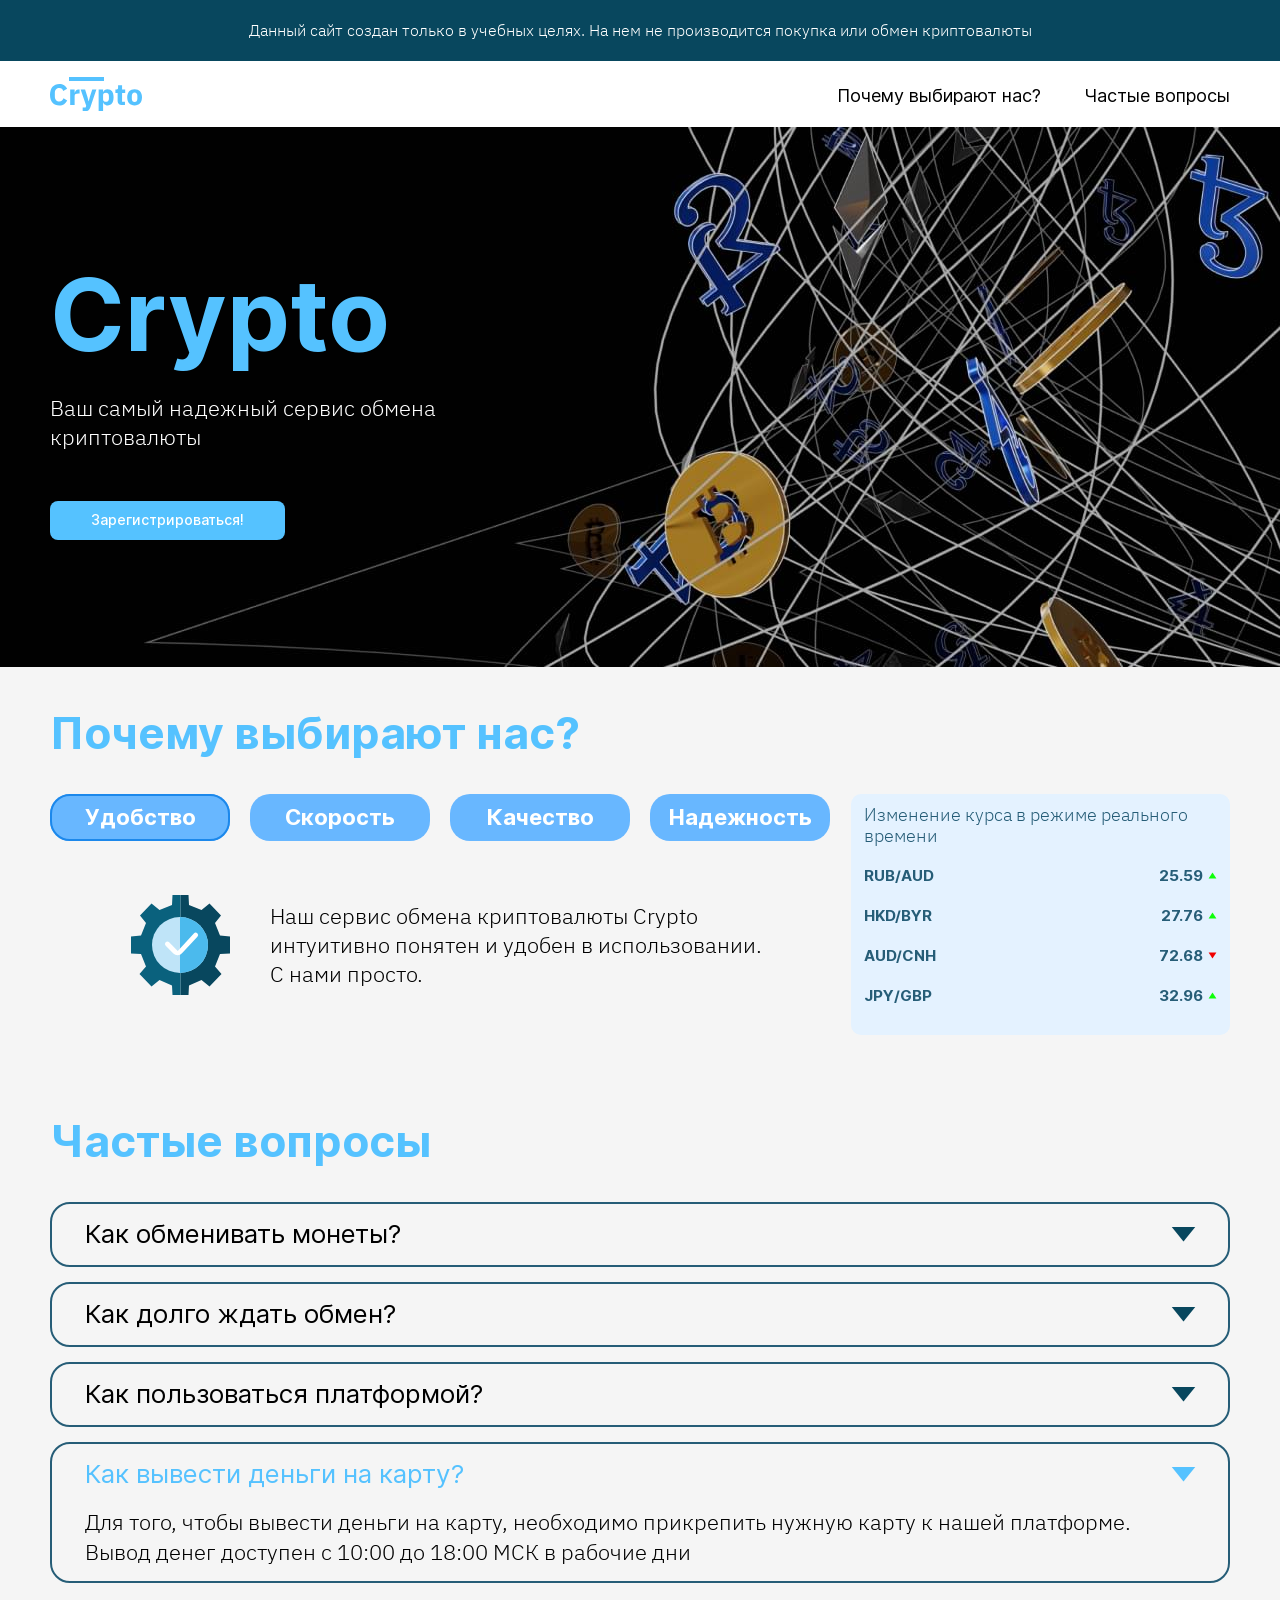
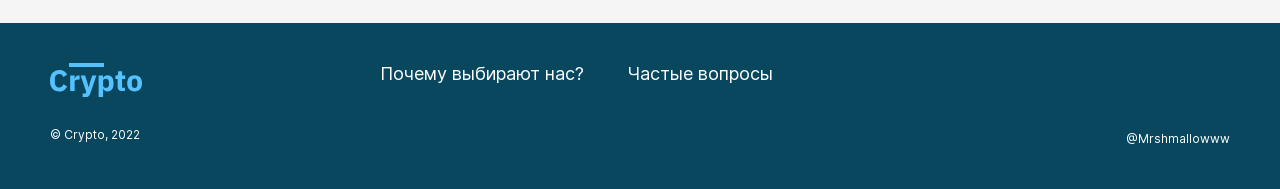
<file: index.html>
<!DOCTYPE html>
<html lang="ru">
<head>
	<meta charset="UTF-8">
	<meta name="viewport" content="width=device-width, initial-scale=1.0">

	<link rel="icon" href="img/favicon.ico">

	<link rel="stylesheet" href="css/style.css">
	
	<script defer src="js/script.js"></script>

	<title>CriptoChange</title>
</head>

<body>
	<header class="header header--color">
		<div class="header__description-wrapper header__description-wrapper--color">
			<p>Данный сайт создан только в учебных целях. На нем не производится покупка или обмен криптовалюты</p>
		</div>

		<div class="header__wrapper header__wrapper--backcolor container">
			<div class="header__logo">
				<a href="#" class="header__logo-img">
					<img src="img/header/logo.svg" alt="#">
				</a>
			</div>

			<nav class="header__navigation header__navigation--color">
				<ul class="header__nav">
					<li class="header__item">
						<a href="#about-us" class="header__link header__link--color">Почему выбирают нас?</a>
					</li>

					<li class="header__item">
						<a href="#faq" class="header__link header__link--color">Частые вопросы</a>
					</li>
				</ul>
			</nav>

			<button type="button" class="header__nav-button" aria-label="Открыть меню">
				<svg class="icon header__burger header__burger--color">
  					<use xlink:href="img/icon.svg#burger"></use>
				</svg>
			</button>
		</div>
	</header>

	<main class="main">
		<section class="hero hero--backstyle">
			<div class="hero__wrapper container">
				<h1 class="hero__title hero__title--color">Crypto</h1>

				<p class="hero__subtitle hero__subtitle--color">Ваш самый надежный сервис обмена криптовалюты</p>

				<button type="button" class="button button--style hero__button">Зарегистрироваться!</button>
			</div>
		</section>

		<section class="about-us container" id="about-us">
			<h2 class="about-us__title about-us__title--color">Почему выбирают нас?</h2>

			<div class="about-us__wrapper">
				<div class="about-us__advantage advantage">
					<ul class="advantage__list-btn">
						<li class="advantage__item advantage__item--active">
							<button class="advantage__button advantage__button--style  advantage__button--active">Удобство</button>
						</li>

						<li class="advantage__item">
							<button class="advantage__button advantage__button--style">Скорость</button>
						</li>

						<li class="advantage__item">
							<button class="advantage__button advantage__button--style">Качество</button>
						</li>

						<li class="advantage__item">
							<button class="advantage__button advantage__button--style">Надежность</button>
						</li>
					</ul>

					<ul class="advantage__list-content">
						<li class="advantage__item-content advantage__item-content--active">
							<div class="advantage__img">
								<img src="img/advantage/convenience.svg" alt="#">
							</div>

							<p class="advantage__text">Наш сервис обмена криптовалюты Crypto интуитивно понятен и удобен в использовании. С нами просто.</p>
						</li>
						<li class="advantage__item-content">
							<div class="advantage__img">
								<img src="img/advantage/speed.svg" alt="#">
							</div>

							<p class="advantage__text">У нас самая быстрая скорость по обмену криптовалюты по подобным сервисам в России</p>
						</li>
						<li class="advantage__item-content">
							<div class="advantage__img">
								<img src="img/advantage/quality.svg" alt="#">
							</div>

							<p class="advantage__text">Нашу платформу выбирают миллионы людей</p>
						</li>
						<li class="advantage__item-content">
							<div class="advantage__img">
								<img src="img/advantage/security.svg" alt="#">
							</div>

							<p class="advantage__text">Ваши пароли под надежной защитой. Нас невозможно взломать</p>
						</li>
					</ul>
				</div>

				<div class="about-us__exchange-rates exchange-rates exchange-rates--style">
					<h3 class="exchange-rates__title exchange-rates__title--color">Изменение курса в режиме реального времени</h3>

					<ul class="exchange-rates__list">
						<li class="exchange-rates__item exchange-rates__item--color exchange-rates__item--up">
							<span class="exchange-rates__currency">rub/aud</span>
							<span class="exchange-rates__value">25.59</span>
						</li>
						<li class="exchange-rates__item exchange-rates__item--color exchange-rates__item--up">
							<span class="exchange-rates__currency">hkd/byr</span>
							<span class="exchange-rates__value">27.76</span>
						</li>
						<li class="exchange-rates__item exchange-rates__item--color exchange-rates__item--down">
							<span class="exchange-rates__currency">aud/cnh</span>
							<span class="exchange-rates__value">72.68</span>
						</li>
						<li class="exchange-rates__item exchange-rates__item--color exchange-rates__item--up">
							<span class="exchange-rates__currency">jpy/gbp</span>
							<span class="exchange-rates__value">32.96</span>
						</li>
					</ul>
				</div>
			</div>
		</section>

		<section class="faq container" id="faq">
			<h2 class="faq__title faq__title--color">Частые вопросы</h2>

			<div class="faq__wrapper">
				<ul class="faq__list">
					<li class="faq__item faq__item--style">
						<div class="faq__question faq__question--style">Как обменивать монеты?</div>

						<div class="faq__answer">
							<p class="faq__dropdown faq__dropdown--color">Вы можете обменять любую поддерживаемую монету, следуя этим простым <a class="faq__link faq__link--color" href="#">шагам</a></p>
						</div>

						<button type="button" class="faq__button">
							<svg class="icon faq__button-img faq__button-img--color">
								<use xlink:href="img/icon.svg#arrow"></use>
							</svg>
						</button>
					</li>

					<li class="faq__item faq__item--style">
						<div class="faq__question faq__question--style">Как долго ждать обмен?</div>

						<div class="faq__answer">
							<p class="faq__dropdown faq__dropdown--color">Каждая транзакция на Changelly проходит в три этапа. Обычно это занимает 5-30 минут. Если транзакция занимает больше времени, это может быть связано с несколькими факторами. Чтобы узнать причину задержки, необходимо определить на каком этапе она произошла. Пройдите на страницу История, найдите сделку, с которой возникли проблемы, и посмотрите ее статус.</p>
						</div>

						<button type="button" class="faq__button">
							<svg class="icon faq__button-img faq__button-img--color">
								<use xlink:href="img/icon.svg#arrow"></use>
							</svg>
						</button>
					</li>

					<li class="faq__item faq__item--style">
						<div class="faq__question faq__question--style">Как пользоваться платформой?</div>

						<div class="faq__answer">
							<p class="faq__dropdown faq__dropdown--color">После регистрации вам будет доступна <a class="faq__link faq__link--color" href="#">база знаний Crypto,</a> в которой вы сможете ознакомится с подробными инструкциями по работе с платформой</p>
						</div>

						<button type="button" class="faq__button">
							<svg class="icon faq__button-img faq__button-img--color">
								<use xlink:href="img/icon.svg#arrow"></use>
							</svg>
						</button>
					</li>

					<li class="faq__item faq__item--style">
						<div class="faq__question faq__question--style faq__question--active">Как вывести деньги на карту?</div>

						<div class="faq__answer faq__answer--show">
							<p class="faq__dropdown faq__dropdown--color">Для того, чтобы вывести деньги на карту, необходимо прикрепить нужную карту к нашей платформе. Вывод денег доступен с 10:00 до 18:00 МСК в рабочие дни</p>
						</div>

						<button type="button" class="faq__button">
							<svg class="icon faq__button-img faq__button-img--color faq__button-img--active">
								<use xlink:href="img/icon.svg#arrow"></use>
							</svg>
						</button>
					</li>
				</ul>
			</div>
		</section>
	</main>

	<footer class="footer footer--color">
		<div class="footer__wrapper container">
			<div class="footer__logo">
				<a href="#" class="footer__logo-img">
					<img src="img/header/logo.svg" alt="#">
				</a>
			</div>

			<div class="footer__navigation">
				<ul class="footer__nav">
					<li class="footer__item">
						<a href="#about-us" class="footer__link footer__link--color">Почему выбирают нас?</a>
					</li>

					<li class="footer__item">
						<a href="#faq" class="footer__link footer__link--color">Частые вопросы</a>
					</li>
				</ul>
			</div>

			<p class="footer__copyright footer__copyright--color">© Crypto, 2022</p>

			<div class="footer__design">
				<a class="footer__design-text footer__design-text--color" href="https://t.me/@Mrshmallowww">@Mrshmallowww</a>
			</div>
		</div>
	</footer>

	<div class="overlay">
		<div class="modal">
			<div class="modal__wrapper modal__wrapper--style">
				<h2 class="modal__title modal__title--color">Мгновенная регистрация на платформе</h2>

				<form class="modal__form">
					<fieldset class="modal__person">
						<label class="modal__label modal__label--color">Имя
							<input type="text" class="modal__input modal__input--style" name="name">
						</label>

						<label class="modal__label modal__label--color">Фамилия
							<input type="text" class="modal__input modal__input--style" name="surname">
						</label>

						<label class="modal__label modal__label--color">Номер телефона
							<input type="text" class="modal__input modal__input--style" name="tel">
						</label>
					</fieldset>

					<button type="submit" class="button button--style form__button-order">
						<div class="spinner spinner--style"></div>
							Зарегистрироваться!
					</button>
				</form>

				<button type="button" class="form__button-close">
					<svg class="icon form__button-cross form__button-cross--style">
  						<use xlink:href="img/icon.svg#close-btn"></use>
					</svg>
				</button>

				<div class="load">
					<div class="load__bounce load__bounce--style"></div>
				</div>
			</div>
		</div>									
	</div>
	
</body>

</html>
</file>
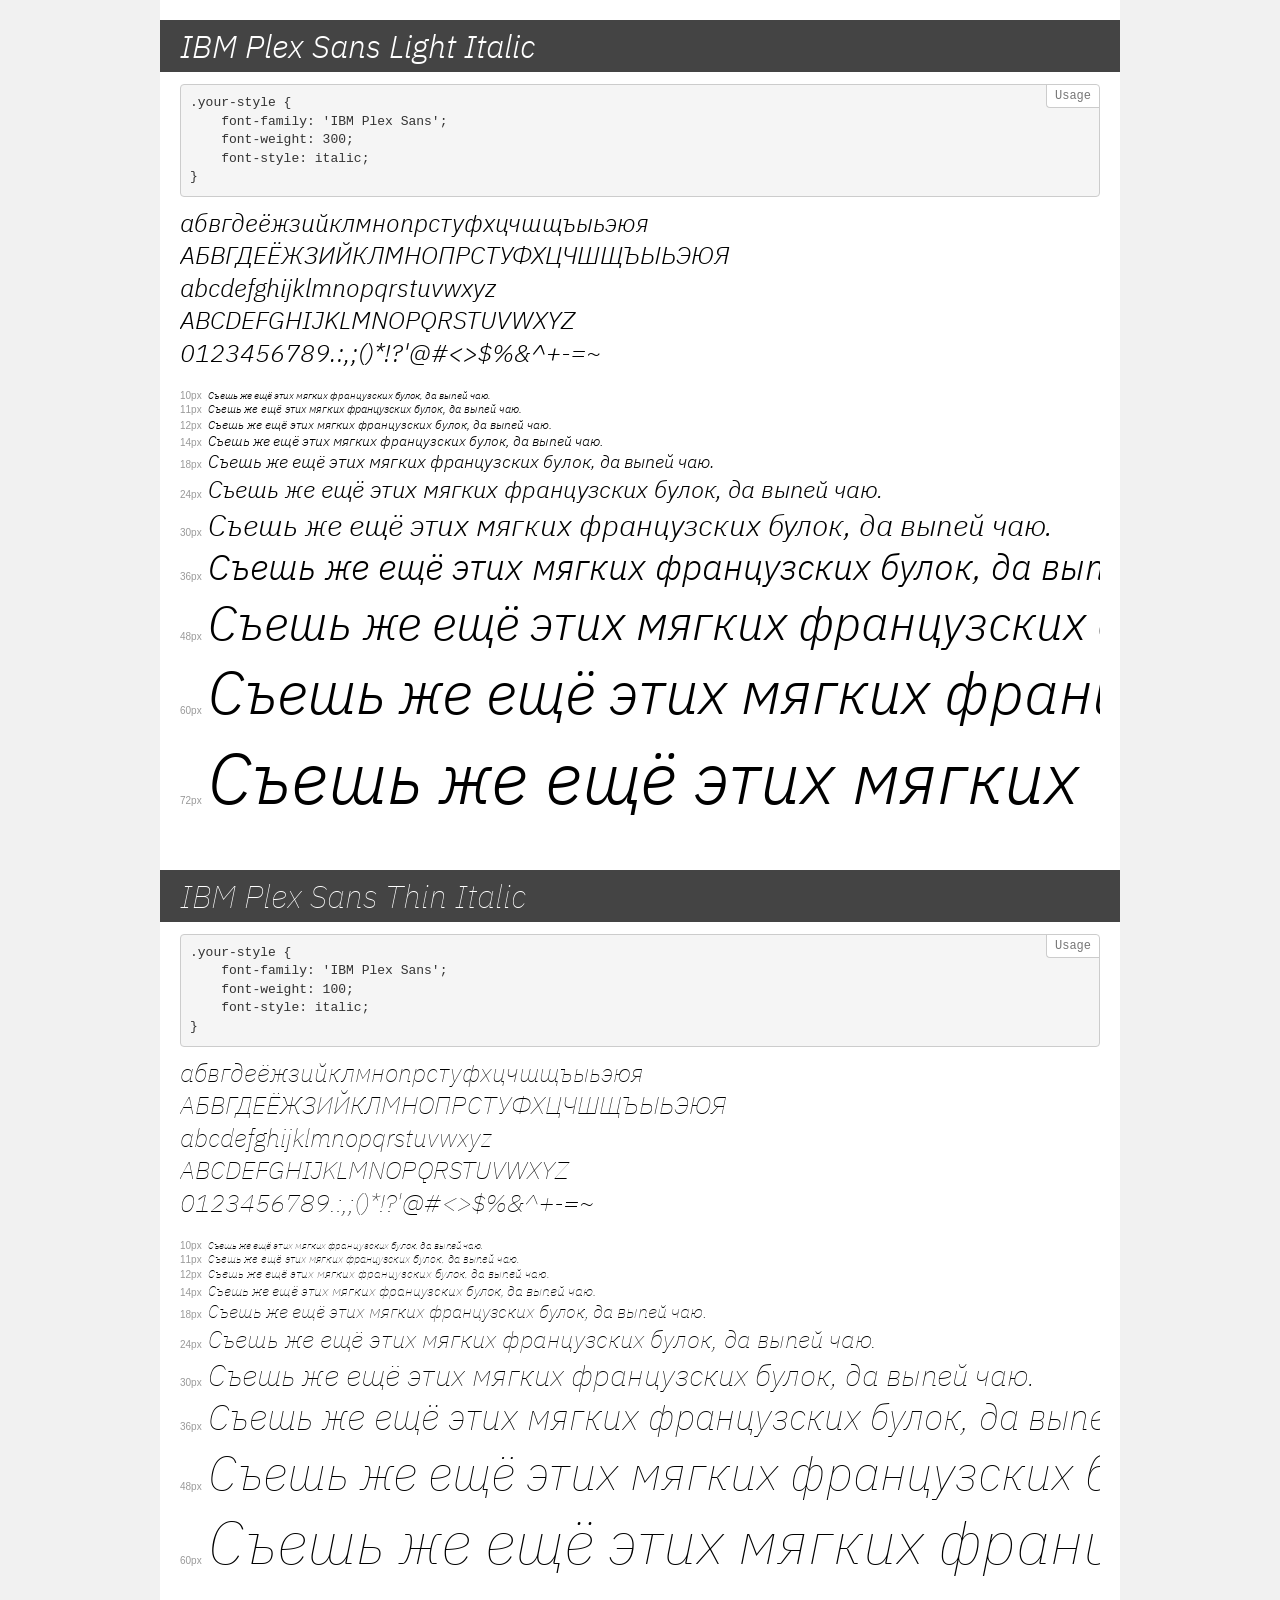
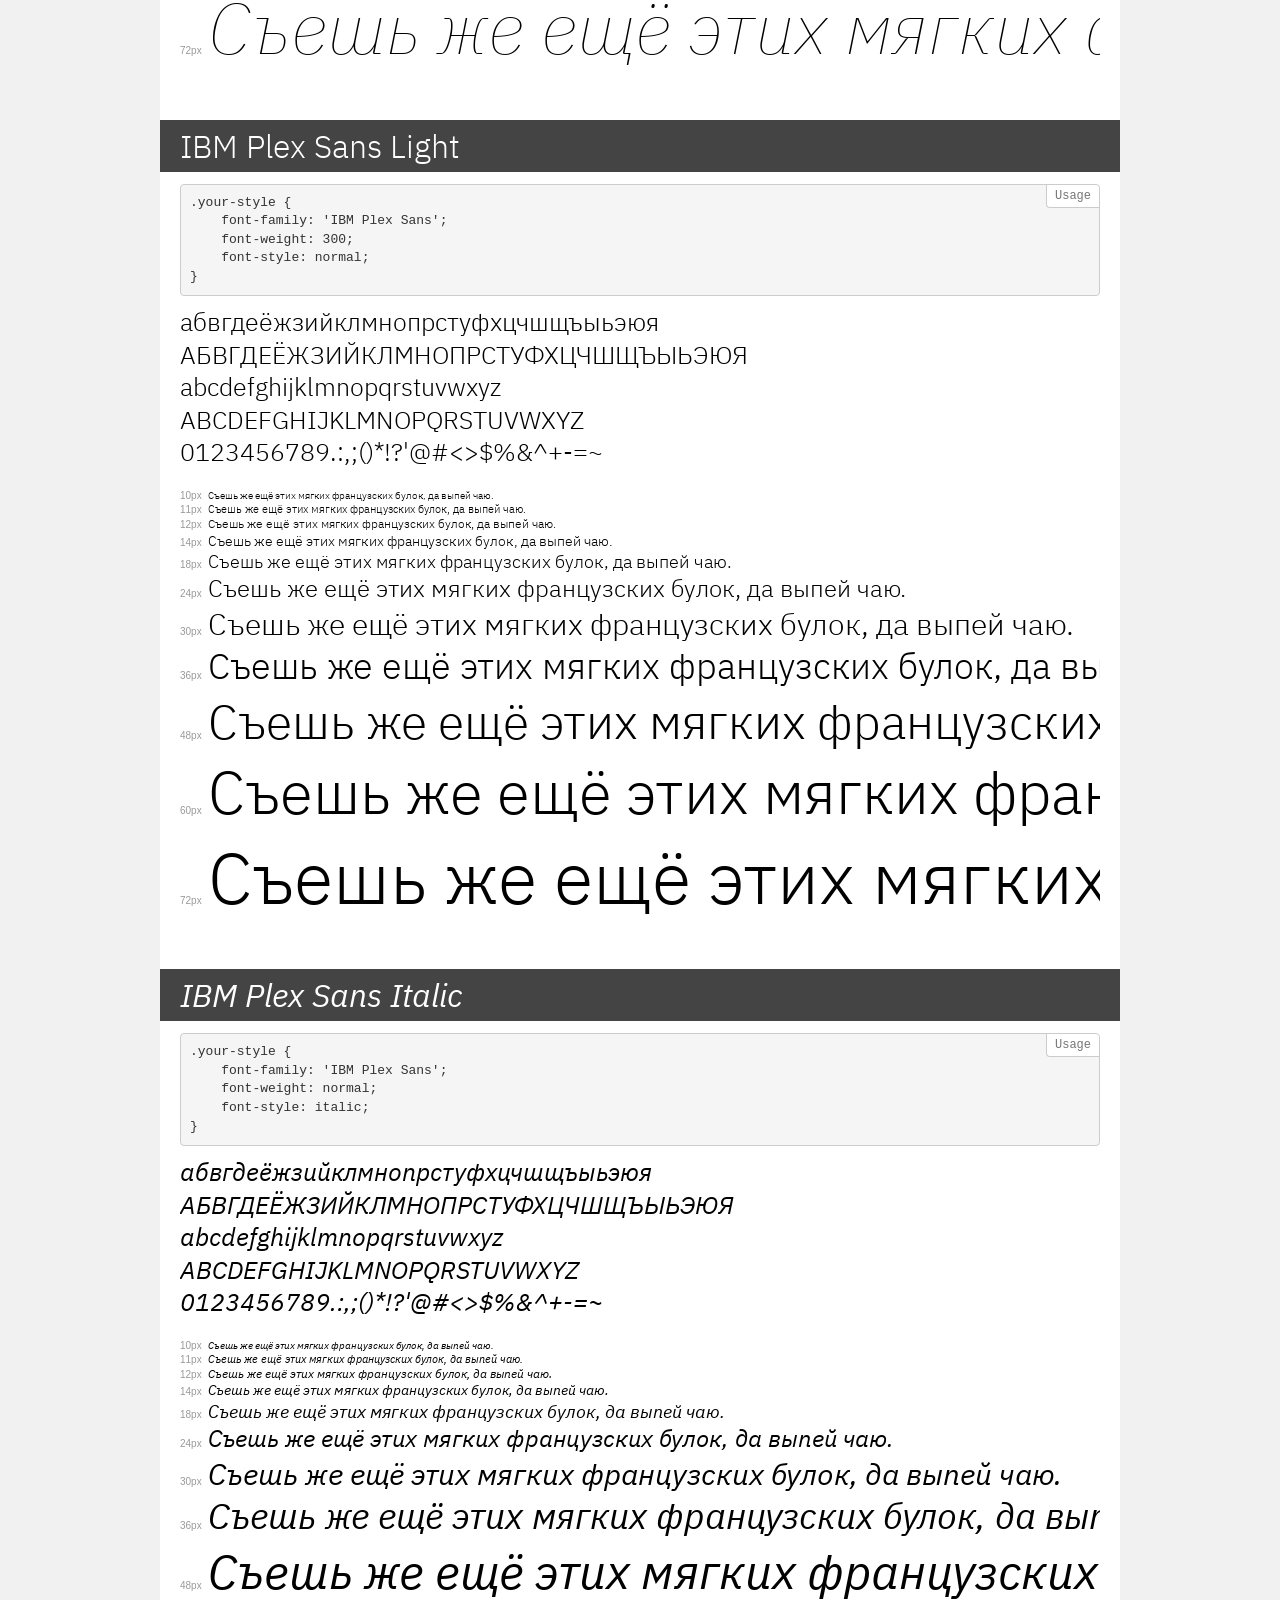
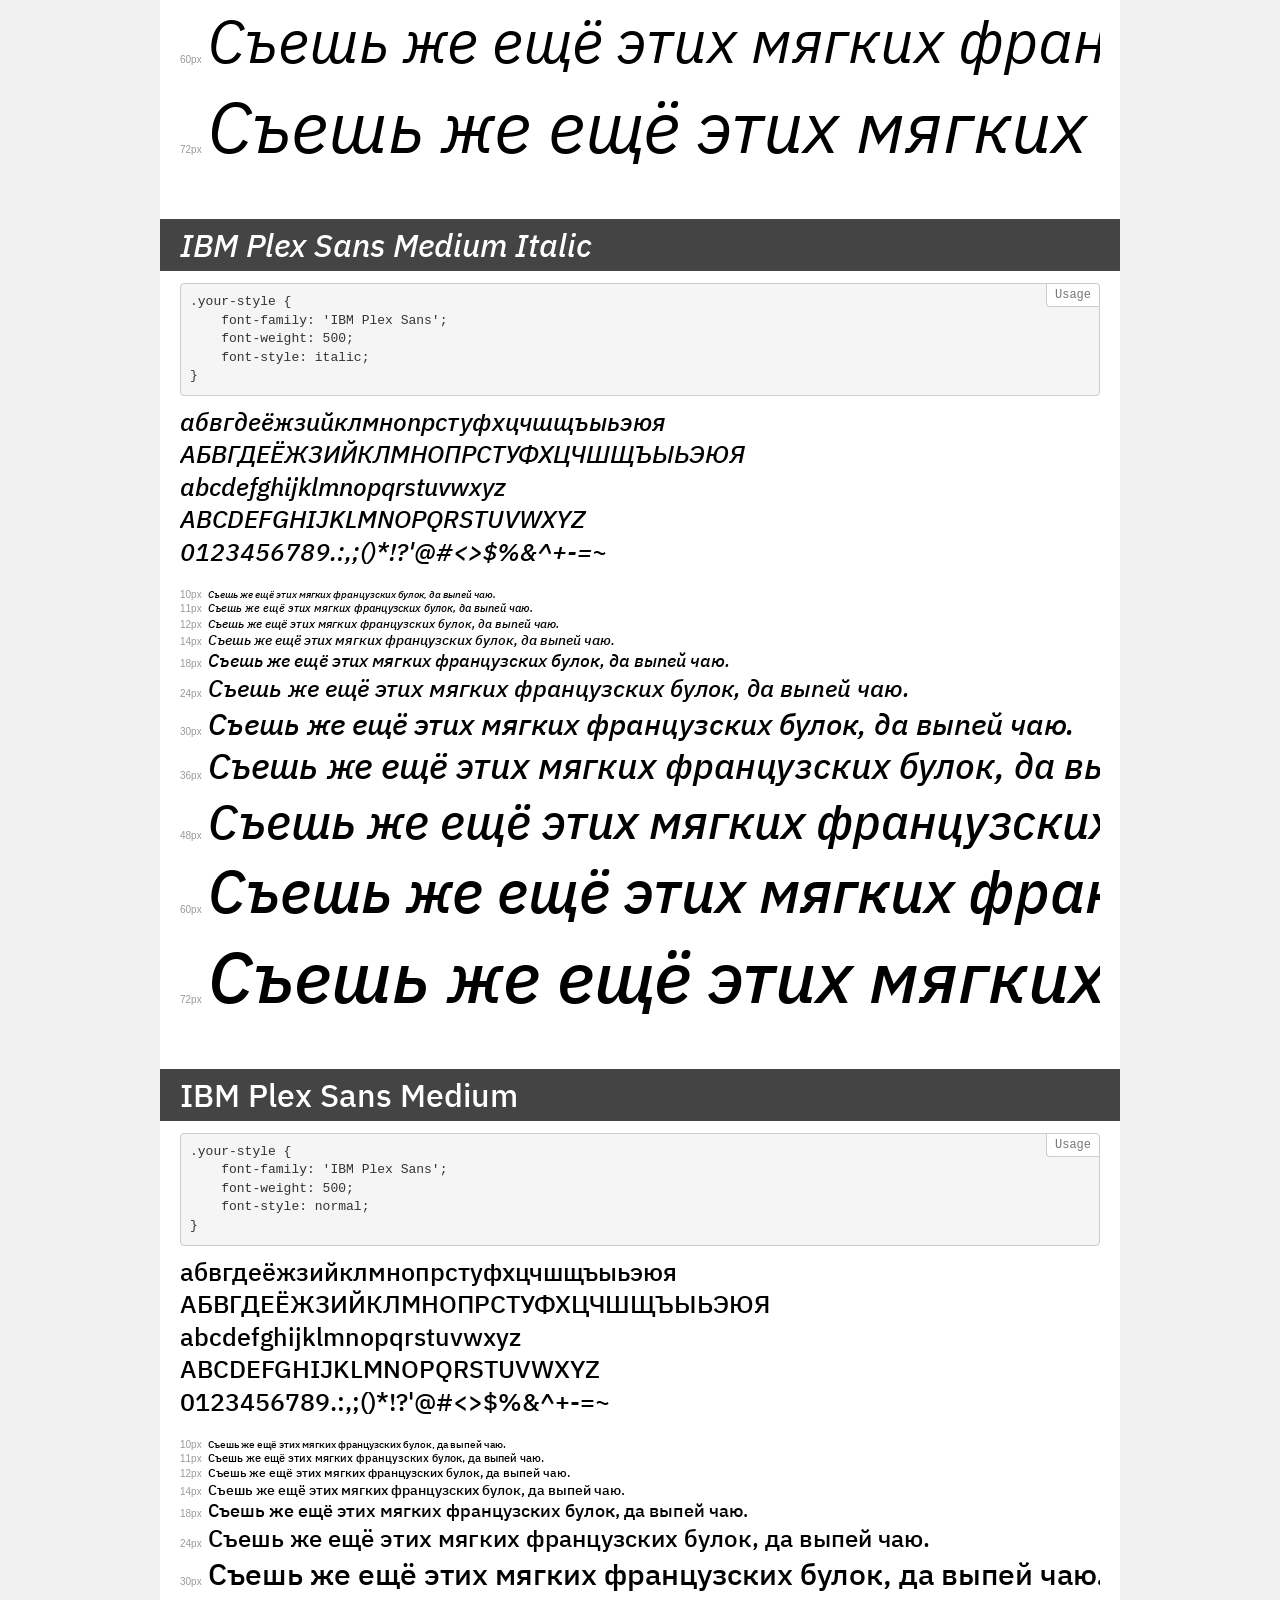
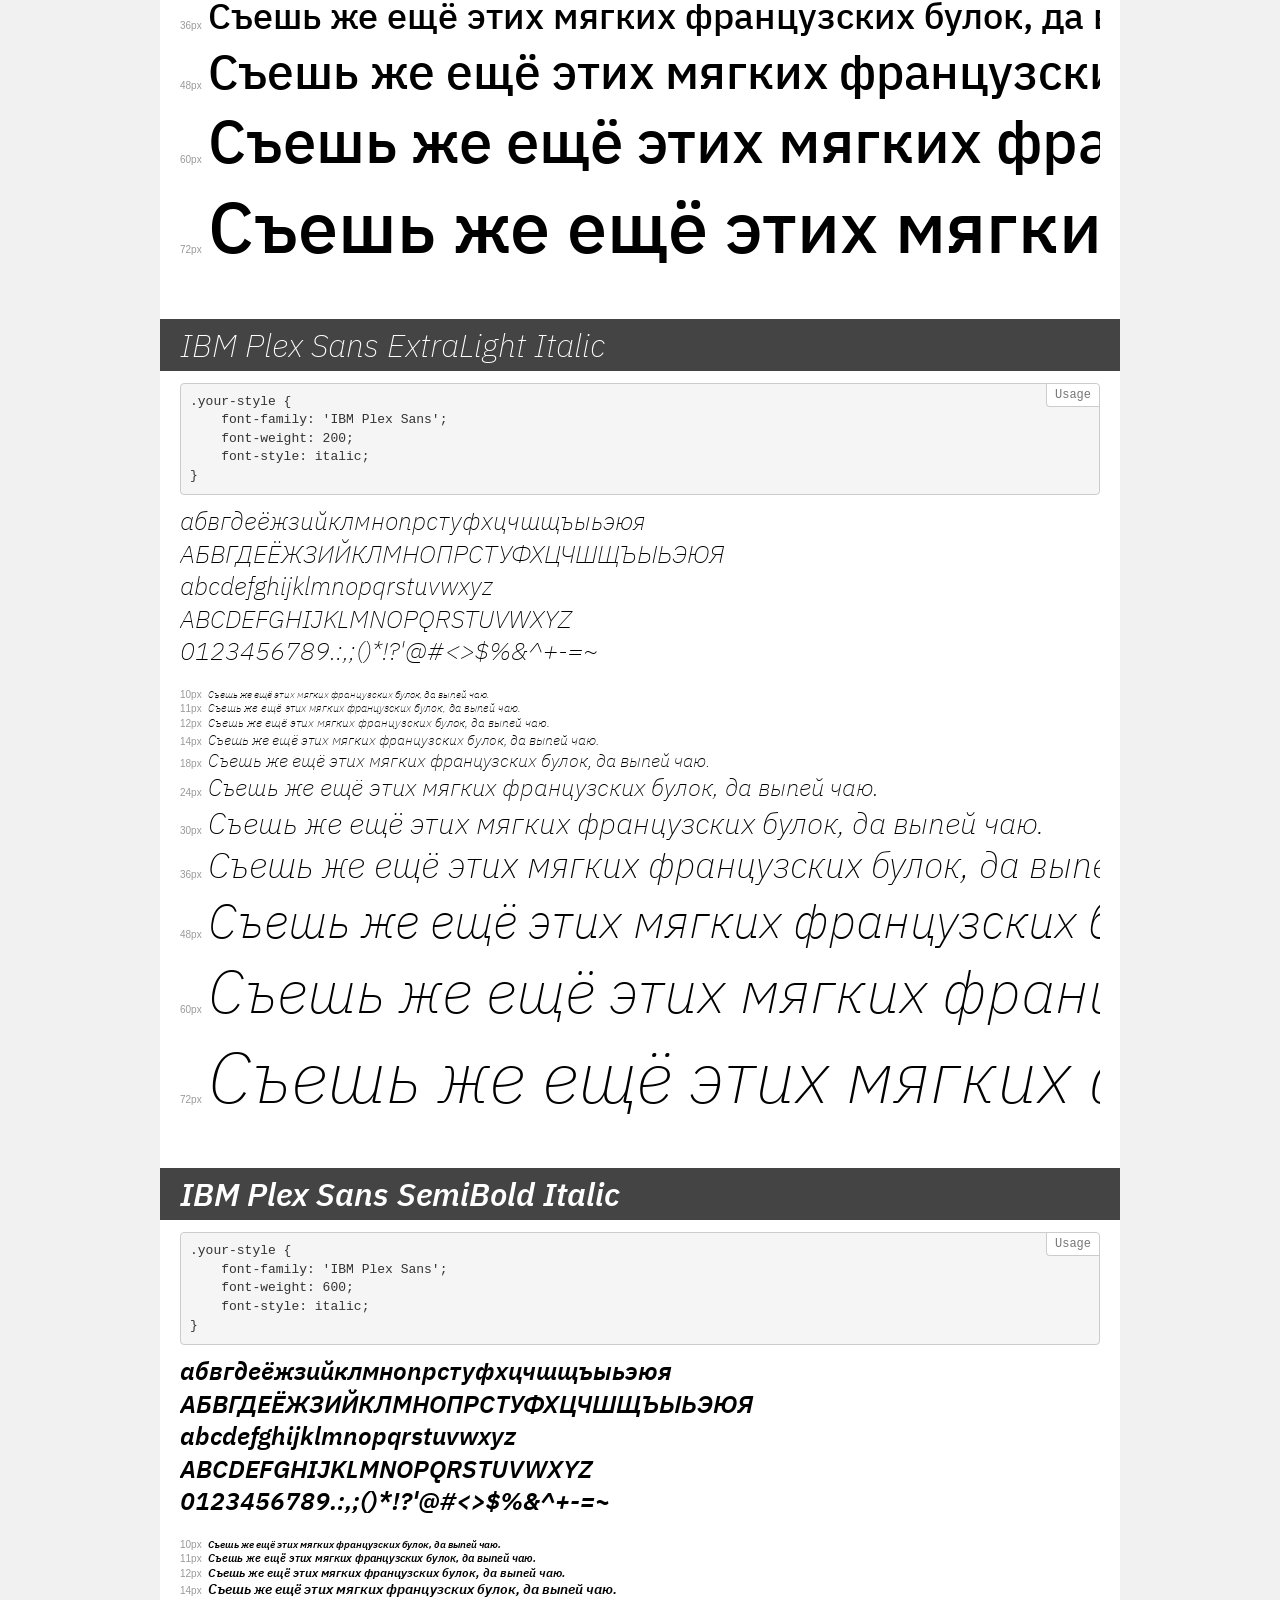
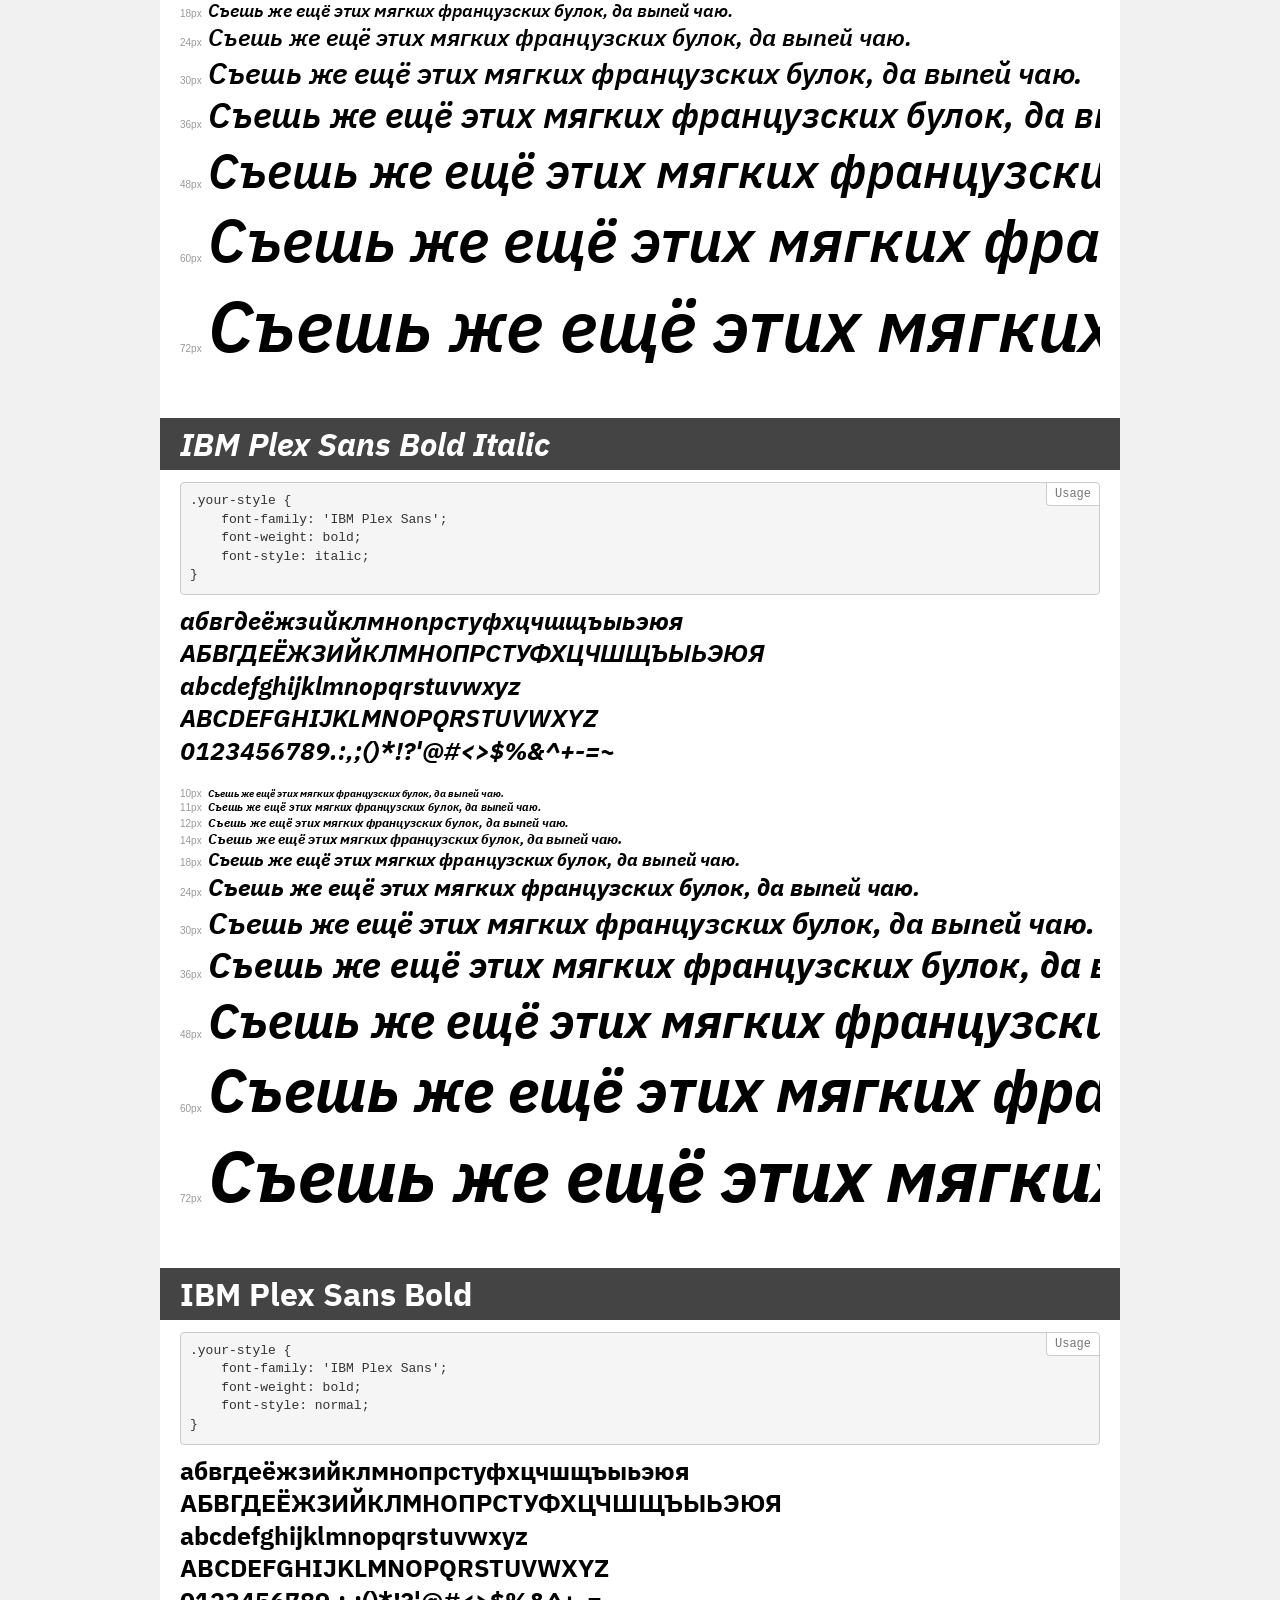
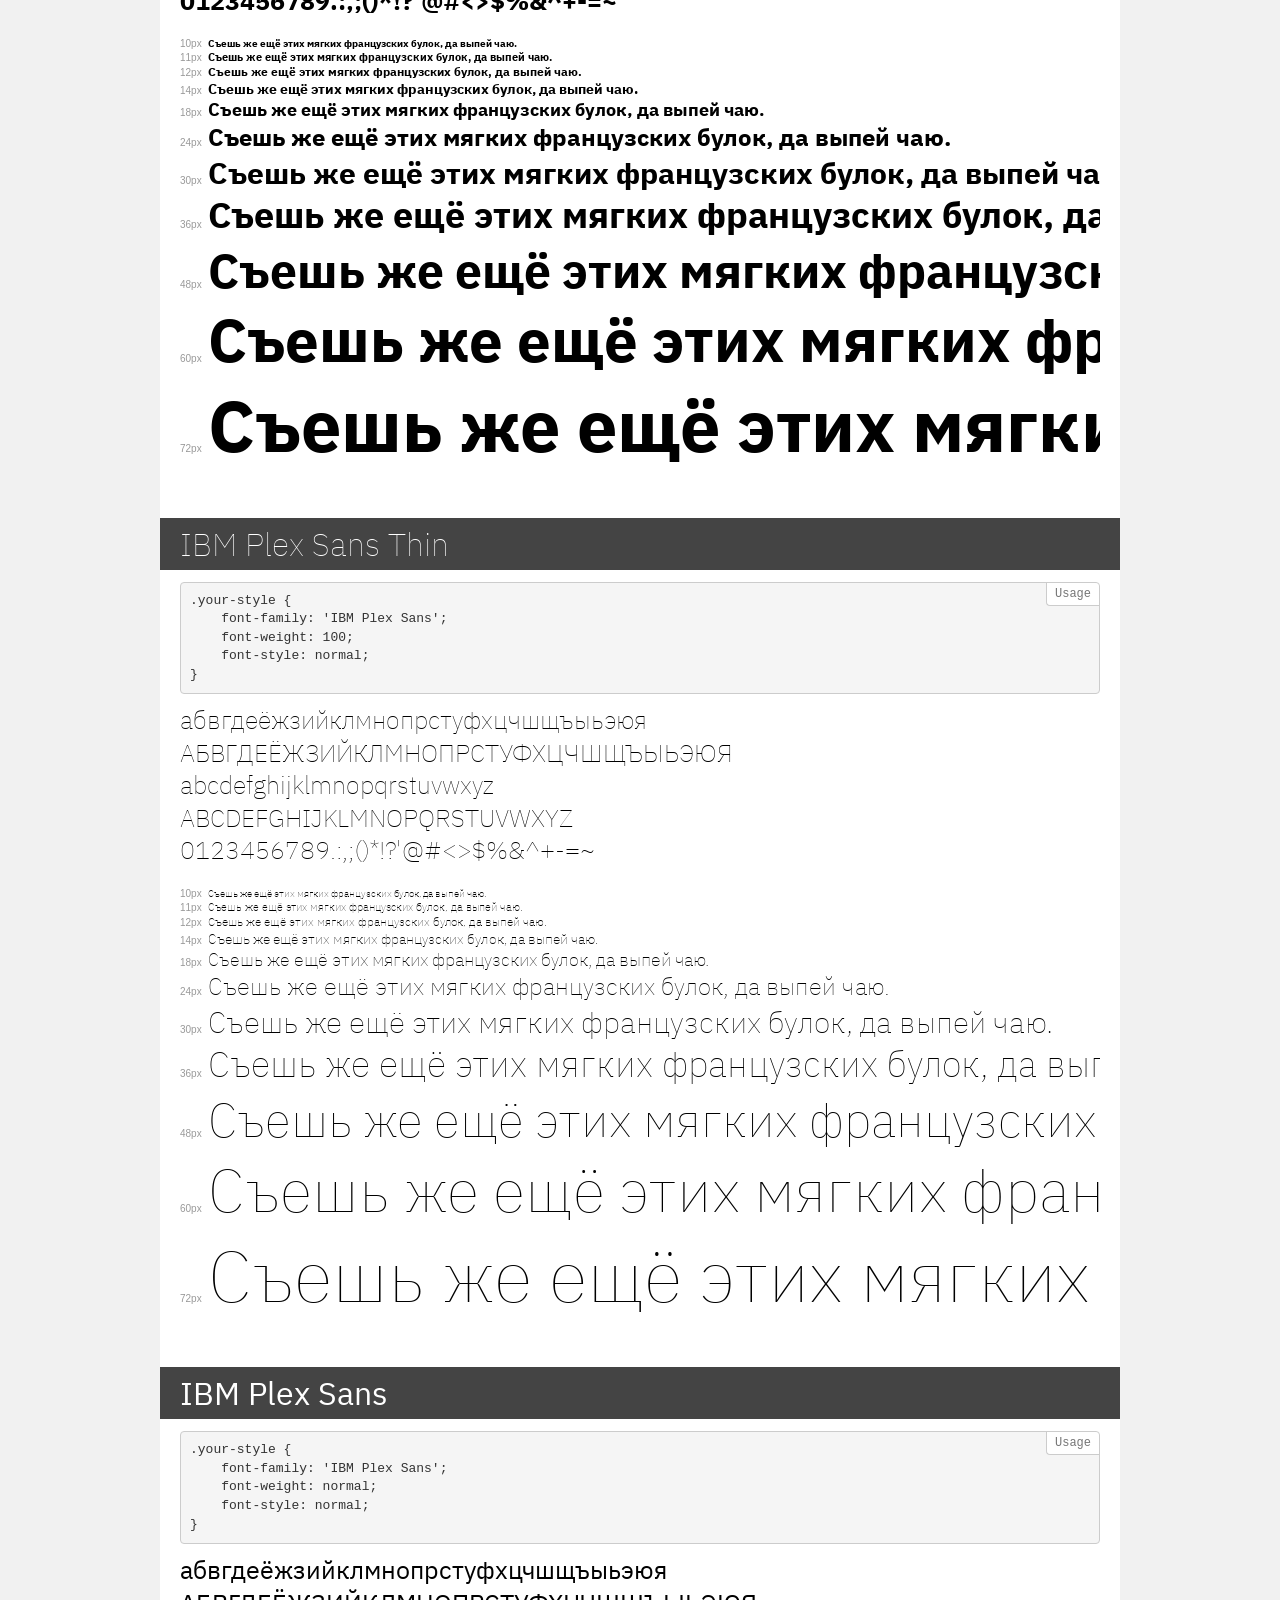
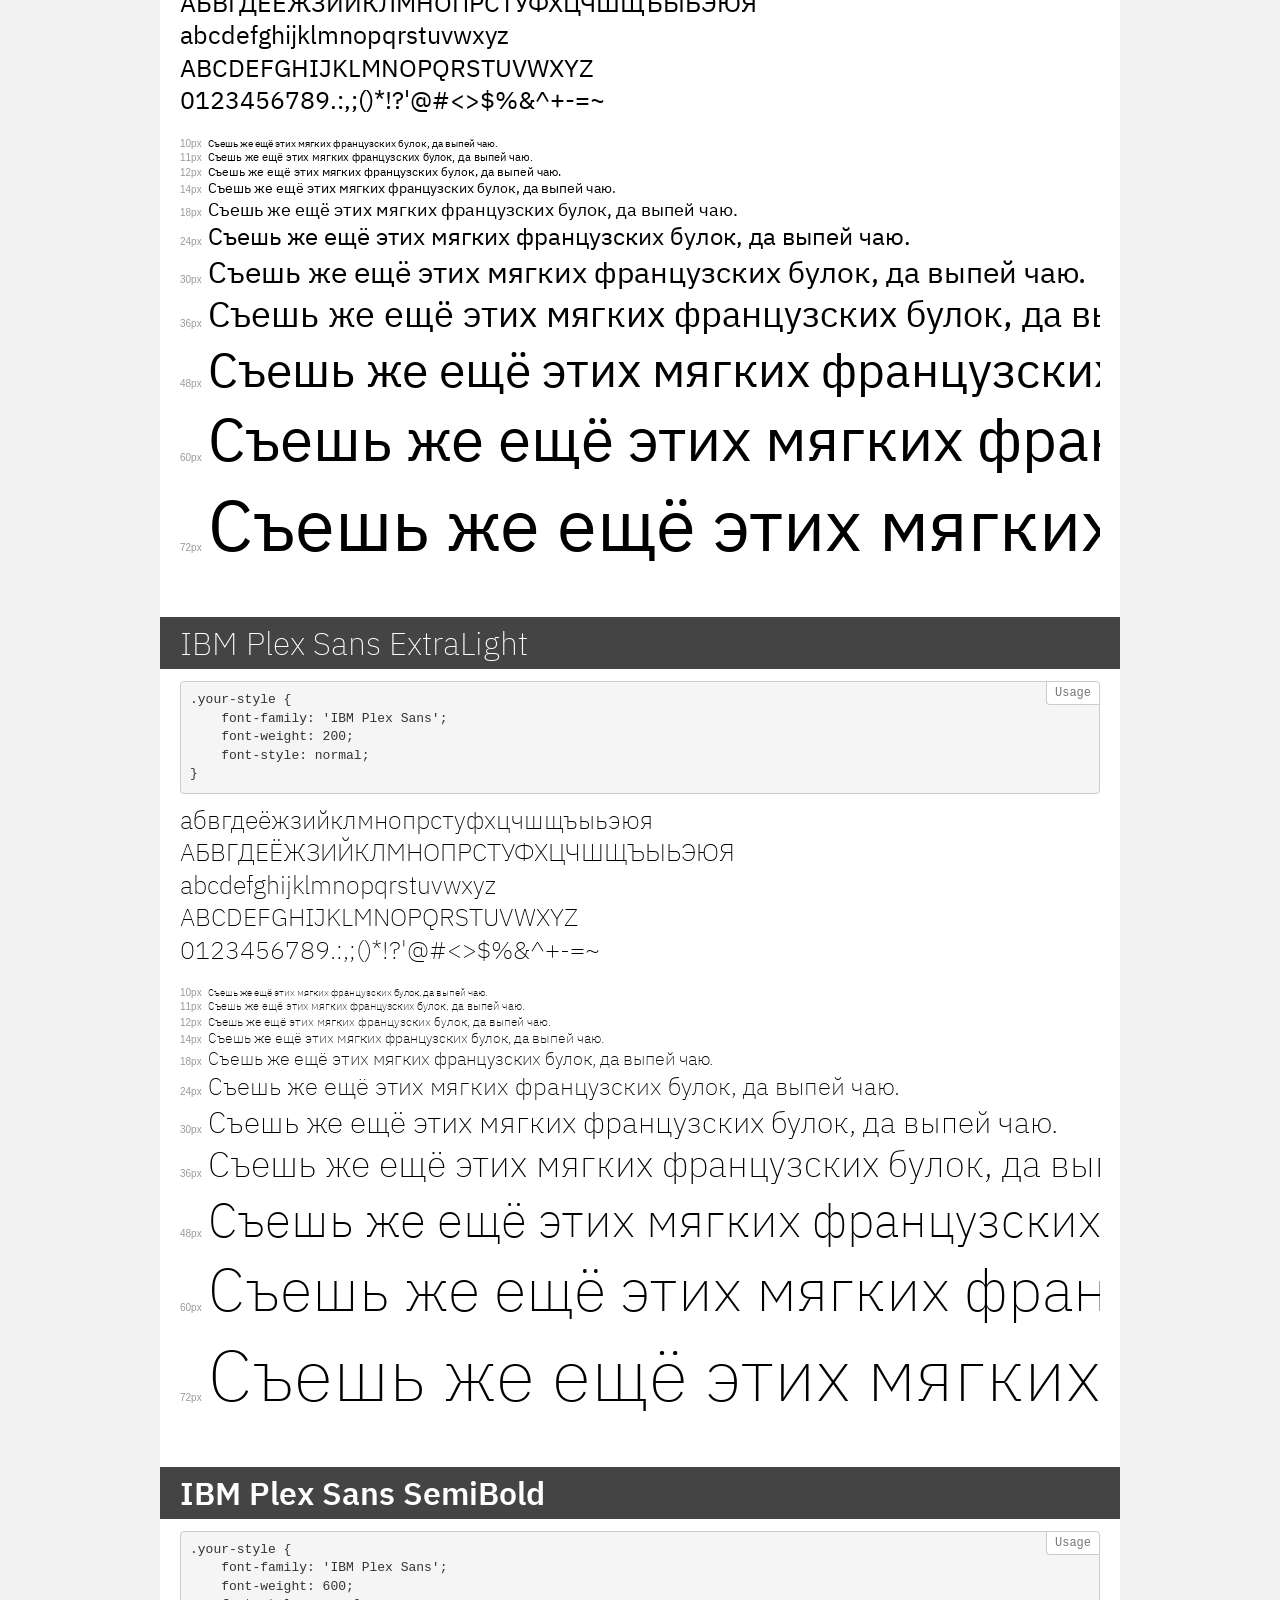
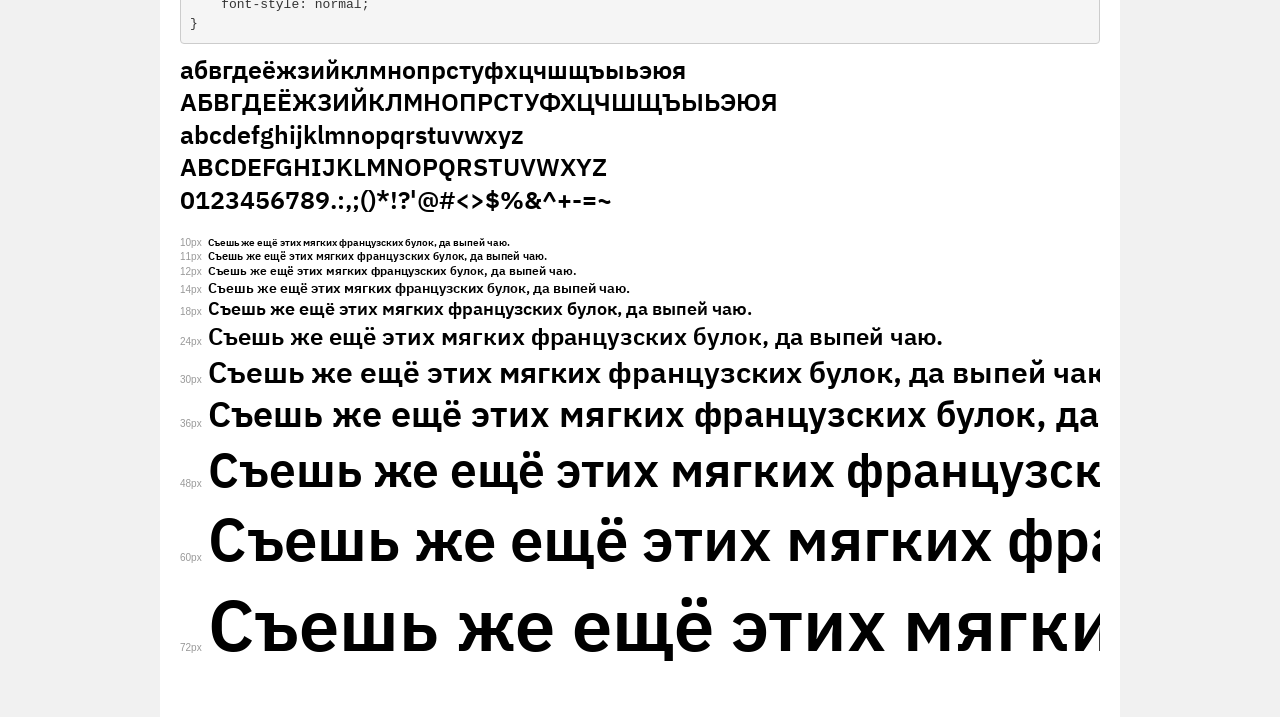
<file: fonts/IBMPlexSans/demo.html>
<!DOCTYPE html>
<html>
<head>
    <meta charset="utf-8">
    <meta http-equiv="X-UA-Compatible" content="IE=edge">
    <meta name="viewport" content="width=device-width, initial-scale=1">
    <meta name="robots" content="noindex, noarchive">
    <title>Transfonter demo</title>
    <link href="stylesheet.css" rel="stylesheet">
    <style>
        /*
        http://meyerweb.com/eric/tools/css/reset/
        v2.0 | 20110126
        License: none (public domain)
        */
        html, body, div, span, applet, object, iframe,
        h1, h2, h3, h4, h5, h6, p, blockquote, pre,
        a, abbr, acronym, address, big, cite, code,
        del, dfn, em, img, ins, kbd, q, s, samp,
        small, strike, strong, sub, sup, tt, var,
        b, u, i, center,
        dl, dt, dd, ol, ul, li,
        fieldset, form, label, legend,
        table, caption, tbody, tfoot, thead, tr, th, td,
        article, aside, canvas, details, embed,
        figure, figcaption, footer, header, hgroup,
        menu, nav, output, ruby, section, summary,
        time, mark, audio, video {
            margin: 0;
            padding: 0;
            border: 0;
            font-size: 100%;
            font: inherit;
            vertical-align: baseline;
        }
        /* HTML5 display-role reset for older browsers */
        article, aside, details, figcaption, figure,
        footer, header, hgroup, menu, nav, section {
            display: block;
        }
        body {
            line-height: 1;
        }
        ol, ul {
            list-style: none;
        }
        blockquote, q {
            quotes: none;
        }
        blockquote:before, blockquote:after,
        q:before, q:after {
            content: '';
            content: none;
        }
        table {
            border-collapse: collapse;
            border-spacing: 0;
        }
        /* common styles */
        body {
            background: #f1f1f1;
            color: #000;
        }
        .page {
            background: #fff;
            width: 920px;
            margin: 0 auto;
            padding: 20px 20px 0 20px;
            overflow: hidden;
        }
        .font-container {
            overflow-x: auto;
            overflow-y: hidden;
            margin-bottom: 40px;
            line-height: 1.3;
            white-space: nowrap;
            padding-bottom: 5px;
        }
        h1 {
            position: relative;
            background: #444;
            font-size: 32px;
            color: #fff;
            padding: 10px 20px;
            margin: 0 -20px 12px -20px;
        }
        .letters {
            font-size: 25px;
            margin-bottom: 20px;
        }
        .s10:before {
            content: '10px';
        }
        .s11:before {
            content: '11px';
        }
        .s12:before {
            content: '12px';
        }
        .s14:before {
            content: '14px';
        }
        .s18:before {
            content: '18px';
        }
        .s24:before {
            content: '24px';
        }
        .s30:before {
            content: '30px';
        }
        .s36:before {
            content: '36px';
        }
        .s48:before {
            content: '48px';
        }
        .s60:before {
            content: '60px';
        }
        .s72:before {
            content: '72px';
        }
        .s10:before, .s11:before, .s12:before, .s14:before,
        .s18:before, .s24:before, .s30:before, .s36:before,
        .s48:before, .s60:before, .s72:before {
            font-family: Arial, sans-serif;
            font-size: 10px;
            font-weight: normal;
            font-style: normal;
            color: #999;
            padding-right: 6px;
        }
        pre {
            display: block;
            position: relative;
            padding: 9px;
            margin: 0 0 10px;
            font-family: Monaco, Menlo, Consolas, "Courier New", monospace !important;
            font-size: 13px;
            line-height: 1.428571429;
            color: #333;
            font-weight: normal !important;
            font-style: normal !important;
            background-color: #f5f5f5;
            border: 1px solid #ccc;
            overflow-x: auto;
            border-radius: 4px;
        }
        pre:after {
            display: block;
            position: absolute;
            right: 0;
            top: 0;
            content: 'Usage';
            line-height: 1;
            padding: 5px 8px;
            font-size: 12px;
            color: #767676;
            background-color: #fff;
            border: 1px solid #ccc;
            border-right: none;
            border-top: none;
            border-radius: 0 4px 0 4px;
            z-index: 10;
        }
        /* responsive */
        @media (max-width: 959px) {
            .page {
                width: auto;
                margin: 0;
            }
        }
    </style>
</head>
<body>
<div class="page">
    <div class="demo" style="font-family: 'IBM Plex Sans'; font-weight: 300; font-style: italic;">
        <h1>IBM Plex Sans Light Italic</h1>
        <pre>.your-style {
    font-family: 'IBM Plex Sans';
    font-weight: 300;
    font-style: italic;
}</pre>
        <div class="font-container">
            <p class="letters">
                абвгдеёжзийклмнопрстуфхцчшщъыьэюя<br>
АБВГДЕЁЖЗИЙКЛМНОПРСТУФХЦЧШЩЪЫЬЭЮЯ<br>
abcdefghijklmnopqrstuvwxyz<br>
ABCDEFGHIJKLMNOPQRSTUVWXYZ<br>
                0123456789.:,;()*!?'@#<>$%&^+-=~
            </p>
            <p class="s10" style="font-size: 10px;">Съешь же ещё этих мягких французских булок, да выпей чаю.</p>
            <p class="s11" style="font-size: 11px;">Съешь же ещё этих мягких французских булок, да выпей чаю.</p>
            <p class="s12" style="font-size: 12px;">Съешь же ещё этих мягких французских булок, да выпей чаю.</p>
            <p class="s14" style="font-size: 14px;">Съешь же ещё этих мягких французских булок, да выпей чаю.</p>
            <p class="s18" style="font-size: 18px;">Съешь же ещё этих мягких французских булок, да выпей чаю.</p>
            <p class="s24" style="font-size: 24px;">Съешь же ещё этих мягких французских булок, да выпей чаю.</p>
            <p class="s30" style="font-size: 30px;">Съешь же ещё этих мягких французских булок, да выпей чаю.</p>
            <p class="s36" style="font-size: 36px;">Съешь же ещё этих мягких французских булок, да выпей чаю.</p>
            <p class="s48" style="font-size: 48px;">Съешь же ещё этих мягких французских булок, да выпей чаю.</p>
            <p class="s60" style="font-size: 60px;">Съешь же ещё этих мягких французских булок, да выпей чаю.</p>
            <p class="s72" style="font-size: 72px;">Съешь же ещё этих мягких французских булок, да выпей чаю.</p>
        </div>
    </div>
    <div class="demo" style="font-family: 'IBM Plex Sans'; font-weight: 100; font-style: italic;">
        <h1>IBM Plex Sans Thin Italic</h1>
        <pre>.your-style {
    font-family: 'IBM Plex Sans';
    font-weight: 100;
    font-style: italic;
}</pre>
        <div class="font-container">
            <p class="letters">
                абвгдеёжзийклмнопрстуфхцчшщъыьэюя<br>
АБВГДЕЁЖЗИЙКЛМНОПРСТУФХЦЧШЩЪЫЬЭЮЯ<br>
abcdefghijklmnopqrstuvwxyz<br>
ABCDEFGHIJKLMNOPQRSTUVWXYZ<br>
                0123456789.:,;()*!?'@#<>$%&^+-=~
            </p>
            <p class="s10" style="font-size: 10px;">Съешь же ещё этих мягких французских булок, да выпей чаю.</p>
            <p class="s11" style="font-size: 11px;">Съешь же ещё этих мягких французских булок, да выпей чаю.</p>
            <p class="s12" style="font-size: 12px;">Съешь же ещё этих мягких французских булок, да выпей чаю.</p>
            <p class="s14" style="font-size: 14px;">Съешь же ещё этих мягких французских булок, да выпей чаю.</p>
            <p class="s18" style="font-size: 18px;">Съешь же ещё этих мягких французских булок, да выпей чаю.</p>
            <p class="s24" style="font-size: 24px;">Съешь же ещё этих мягких французских булок, да выпей чаю.</p>
            <p class="s30" style="font-size: 30px;">Съешь же ещё этих мягких французских булок, да выпей чаю.</p>
            <p class="s36" style="font-size: 36px;">Съешь же ещё этих мягких французских булок, да выпей чаю.</p>
            <p class="s48" style="font-size: 48px;">Съешь же ещё этих мягких французских булок, да выпей чаю.</p>
            <p class="s60" style="font-size: 60px;">Съешь же ещё этих мягких французских булок, да выпей чаю.</p>
            <p class="s72" style="font-size: 72px;">Съешь же ещё этих мягких французских булок, да выпей чаю.</p>
        </div>
    </div>
    <div class="demo" style="font-family: 'IBM Plex Sans'; font-weight: 300; font-style: normal;">
        <h1>IBM Plex Sans Light</h1>
        <pre>.your-style {
    font-family: 'IBM Plex Sans';
    font-weight: 300;
    font-style: normal;
}</pre>
        <div class="font-container">
            <p class="letters">
                абвгдеёжзийклмнопрстуфхцчшщъыьэюя<br>
АБВГДЕЁЖЗИЙКЛМНОПРСТУФХЦЧШЩЪЫЬЭЮЯ<br>
abcdefghijklmnopqrstuvwxyz<br>
ABCDEFGHIJKLMNOPQRSTUVWXYZ<br>
                0123456789.:,;()*!?'@#<>$%&^+-=~
            </p>
            <p class="s10" style="font-size: 10px;">Съешь же ещё этих мягких французских булок, да выпей чаю.</p>
            <p class="s11" style="font-size: 11px;">Съешь же ещё этих мягких французских булок, да выпей чаю.</p>
            <p class="s12" style="font-size: 12px;">Съешь же ещё этих мягких французских булок, да выпей чаю.</p>
            <p class="s14" style="font-size: 14px;">Съешь же ещё этих мягких французских булок, да выпей чаю.</p>
            <p class="s18" style="font-size: 18px;">Съешь же ещё этих мягких французских булок, да выпей чаю.</p>
            <p class="s24" style="font-size: 24px;">Съешь же ещё этих мягких французских булок, да выпей чаю.</p>
            <p class="s30" style="font-size: 30px;">Съешь же ещё этих мягких французских булок, да выпей чаю.</p>
            <p class="s36" style="font-size: 36px;">Съешь же ещё этих мягких французских булок, да выпей чаю.</p>
            <p class="s48" style="font-size: 48px;">Съешь же ещё этих мягких французских булок, да выпей чаю.</p>
            <p class="s60" style="font-size: 60px;">Съешь же ещё этих мягких французских булок, да выпей чаю.</p>
            <p class="s72" style="font-size: 72px;">Съешь же ещё этих мягких французских булок, да выпей чаю.</p>
        </div>
    </div>
    <div class="demo" style="font-family: 'IBM Plex Sans'; font-weight: normal; font-style: italic;">
        <h1>IBM Plex Sans Italic</h1>
        <pre>.your-style {
    font-family: 'IBM Plex Sans';
    font-weight: normal;
    font-style: italic;
}</pre>
        <div class="font-container">
            <p class="letters">
                абвгдеёжзийклмнопрстуфхцчшщъыьэюя<br>
АБВГДЕЁЖЗИЙКЛМНОПРСТУФХЦЧШЩЪЫЬЭЮЯ<br>
abcdefghijklmnopqrstuvwxyz<br>
ABCDEFGHIJKLMNOPQRSTUVWXYZ<br>
                0123456789.:,;()*!?'@#<>$%&^+-=~
            </p>
            <p class="s10" style="font-size: 10px;">Съешь же ещё этих мягких французских булок, да выпей чаю.</p>
            <p class="s11" style="font-size: 11px;">Съешь же ещё этих мягких французских булок, да выпей чаю.</p>
            <p class="s12" style="font-size: 12px;">Съешь же ещё этих мягких французских булок, да выпей чаю.</p>
            <p class="s14" style="font-size: 14px;">Съешь же ещё этих мягких французских булок, да выпей чаю.</p>
            <p class="s18" style="font-size: 18px;">Съешь же ещё этих мягких французских булок, да выпей чаю.</p>
            <p class="s24" style="font-size: 24px;">Съешь же ещё этих мягких французских булок, да выпей чаю.</p>
            <p class="s30" style="font-size: 30px;">Съешь же ещё этих мягких французских булок, да выпей чаю.</p>
            <p class="s36" style="font-size: 36px;">Съешь же ещё этих мягких французских булок, да выпей чаю.</p>
            <p class="s48" style="font-size: 48px;">Съешь же ещё этих мягких французских булок, да выпей чаю.</p>
            <p class="s60" style="font-size: 60px;">Съешь же ещё этих мягких французских булок, да выпей чаю.</p>
            <p class="s72" style="font-size: 72px;">Съешь же ещё этих мягких французских булок, да выпей чаю.</p>
        </div>
    </div>
    <div class="demo" style="font-family: 'IBM Plex Sans'; font-weight: 500; font-style: italic;">
        <h1>IBM Plex Sans Medium Italic</h1>
        <pre>.your-style {
    font-family: 'IBM Plex Sans';
    font-weight: 500;
    font-style: italic;
}</pre>
        <div class="font-container">
            <p class="letters">
                абвгдеёжзийклмнопрстуфхцчшщъыьэюя<br>
АБВГДЕЁЖЗИЙКЛМНОПРСТУФХЦЧШЩЪЫЬЭЮЯ<br>
abcdefghijklmnopqrstuvwxyz<br>
ABCDEFGHIJKLMNOPQRSTUVWXYZ<br>
                0123456789.:,;()*!?'@#<>$%&^+-=~
            </p>
            <p class="s10" style="font-size: 10px;">Съешь же ещё этих мягких французских булок, да выпей чаю.</p>
            <p class="s11" style="font-size: 11px;">Съешь же ещё этих мягких французских булок, да выпей чаю.</p>
            <p class="s12" style="font-size: 12px;">Съешь же ещё этих мягких французских булок, да выпей чаю.</p>
            <p class="s14" style="font-size: 14px;">Съешь же ещё этих мягких французских булок, да выпей чаю.</p>
            <p class="s18" style="font-size: 18px;">Съешь же ещё этих мягких французских булок, да выпей чаю.</p>
            <p class="s24" style="font-size: 24px;">Съешь же ещё этих мягких французских булок, да выпей чаю.</p>
            <p class="s30" style="font-size: 30px;">Съешь же ещё этих мягких французских булок, да выпей чаю.</p>
            <p class="s36" style="font-size: 36px;">Съешь же ещё этих мягких французских булок, да выпей чаю.</p>
            <p class="s48" style="font-size: 48px;">Съешь же ещё этих мягких французских булок, да выпей чаю.</p>
            <p class="s60" style="font-size: 60px;">Съешь же ещё этих мягких французских булок, да выпей чаю.</p>
            <p class="s72" style="font-size: 72px;">Съешь же ещё этих мягких французских булок, да выпей чаю.</p>
        </div>
    </div>
    <div class="demo" style="font-family: 'IBM Plex Sans'; font-weight: 500; font-style: normal;">
        <h1>IBM Plex Sans Medium</h1>
        <pre>.your-style {
    font-family: 'IBM Plex Sans';
    font-weight: 500;
    font-style: normal;
}</pre>
        <div class="font-container">
            <p class="letters">
                абвгдеёжзийклмнопрстуфхцчшщъыьэюя<br>
АБВГДЕЁЖЗИЙКЛМНОПРСТУФХЦЧШЩЪЫЬЭЮЯ<br>
abcdefghijklmnopqrstuvwxyz<br>
ABCDEFGHIJKLMNOPQRSTUVWXYZ<br>
                0123456789.:,;()*!?'@#<>$%&^+-=~
            </p>
            <p class="s10" style="font-size: 10px;">Съешь же ещё этих мягких французских булок, да выпей чаю.</p>
            <p class="s11" style="font-size: 11px;">Съешь же ещё этих мягких французских булок, да выпей чаю.</p>
            <p class="s12" style="font-size: 12px;">Съешь же ещё этих мягких французских булок, да выпей чаю.</p>
            <p class="s14" style="font-size: 14px;">Съешь же ещё этих мягких французских булок, да выпей чаю.</p>
            <p class="s18" style="font-size: 18px;">Съешь же ещё этих мягких французских булок, да выпей чаю.</p>
            <p class="s24" style="font-size: 24px;">Съешь же ещё этих мягких французских булок, да выпей чаю.</p>
            <p class="s30" style="font-size: 30px;">Съешь же ещё этих мягких французских булок, да выпей чаю.</p>
            <p class="s36" style="font-size: 36px;">Съешь же ещё этих мягких французских булок, да выпей чаю.</p>
            <p class="s48" style="font-size: 48px;">Съешь же ещё этих мягких французских булок, да выпей чаю.</p>
            <p class="s60" style="font-size: 60px;">Съешь же ещё этих мягких французских булок, да выпей чаю.</p>
            <p class="s72" style="font-size: 72px;">Съешь же ещё этих мягких французских булок, да выпей чаю.</p>
        </div>
    </div>
    <div class="demo" style="font-family: 'IBM Plex Sans'; font-weight: 200; font-style: italic;">
        <h1>IBM Plex Sans ExtraLight Italic</h1>
        <pre>.your-style {
    font-family: 'IBM Plex Sans';
    font-weight: 200;
    font-style: italic;
}</pre>
        <div class="font-container">
            <p class="letters">
                абвгдеёжзийклмнопрстуфхцчшщъыьэюя<br>
АБВГДЕЁЖЗИЙКЛМНОПРСТУФХЦЧШЩЪЫЬЭЮЯ<br>
abcdefghijklmnopqrstuvwxyz<br>
ABCDEFGHIJKLMNOPQRSTUVWXYZ<br>
                0123456789.:,;()*!?'@#<>$%&^+-=~
            </p>
            <p class="s10" style="font-size: 10px;">Съешь же ещё этих мягких французских булок, да выпей чаю.</p>
            <p class="s11" style="font-size: 11px;">Съешь же ещё этих мягких французских булок, да выпей чаю.</p>
            <p class="s12" style="font-size: 12px;">Съешь же ещё этих мягких французских булок, да выпей чаю.</p>
            <p class="s14" style="font-size: 14px;">Съешь же ещё этих мягких французских булок, да выпей чаю.</p>
            <p class="s18" style="font-size: 18px;">Съешь же ещё этих мягких французских булок, да выпей чаю.</p>
            <p class="s24" style="font-size: 24px;">Съешь же ещё этих мягких французских булок, да выпей чаю.</p>
            <p class="s30" style="font-size: 30px;">Съешь же ещё этих мягких французских булок, да выпей чаю.</p>
            <p class="s36" style="font-size: 36px;">Съешь же ещё этих мягких французских булок, да выпей чаю.</p>
            <p class="s48" style="font-size: 48px;">Съешь же ещё этих мягких французских булок, да выпей чаю.</p>
            <p class="s60" style="font-size: 60px;">Съешь же ещё этих мягких французских булок, да выпей чаю.</p>
            <p class="s72" style="font-size: 72px;">Съешь же ещё этих мягких французских булок, да выпей чаю.</p>
        </div>
    </div>
    <div class="demo" style="font-family: 'IBM Plex Sans'; font-weight: 600; font-style: italic;">
        <h1>IBM Plex Sans SemiBold Italic</h1>
        <pre>.your-style {
    font-family: 'IBM Plex Sans';
    font-weight: 600;
    font-style: italic;
}</pre>
        <div class="font-container">
            <p class="letters">
                абвгдеёжзийклмнопрстуфхцчшщъыьэюя<br>
АБВГДЕЁЖЗИЙКЛМНОПРСТУФХЦЧШЩЪЫЬЭЮЯ<br>
abcdefghijklmnopqrstuvwxyz<br>
ABCDEFGHIJKLMNOPQRSTUVWXYZ<br>
                0123456789.:,;()*!?'@#<>$%&^+-=~
            </p>
            <p class="s10" style="font-size: 10px;">Съешь же ещё этих мягких французских булок, да выпей чаю.</p>
            <p class="s11" style="font-size: 11px;">Съешь же ещё этих мягких французских булок, да выпей чаю.</p>
            <p class="s12" style="font-size: 12px;">Съешь же ещё этих мягких французских булок, да выпей чаю.</p>
            <p class="s14" style="font-size: 14px;">Съешь же ещё этих мягких французских булок, да выпей чаю.</p>
            <p class="s18" style="font-size: 18px;">Съешь же ещё этих мягких французских булок, да выпей чаю.</p>
            <p class="s24" style="font-size: 24px;">Съешь же ещё этих мягких французских булок, да выпей чаю.</p>
            <p class="s30" style="font-size: 30px;">Съешь же ещё этих мягких французских булок, да выпей чаю.</p>
            <p class="s36" style="font-size: 36px;">Съешь же ещё этих мягких французских булок, да выпей чаю.</p>
            <p class="s48" style="font-size: 48px;">Съешь же ещё этих мягких французских булок, да выпей чаю.</p>
            <p class="s60" style="font-size: 60px;">Съешь же ещё этих мягких французских булок, да выпей чаю.</p>
            <p class="s72" style="font-size: 72px;">Съешь же ещё этих мягких французских булок, да выпей чаю.</p>
        </div>
    </div>
    <div class="demo" style="font-family: 'IBM Plex Sans'; font-weight: bold; font-style: italic;">
        <h1>IBM Plex Sans Bold Italic</h1>
        <pre>.your-style {
    font-family: 'IBM Plex Sans';
    font-weight: bold;
    font-style: italic;
}</pre>
        <div class="font-container">
            <p class="letters">
                абвгдеёжзийклмнопрстуфхцчшщъыьэюя<br>
АБВГДЕЁЖЗИЙКЛМНОПРСТУФХЦЧШЩЪЫЬЭЮЯ<br>
abcdefghijklmnopqrstuvwxyz<br>
ABCDEFGHIJKLMNOPQRSTUVWXYZ<br>
                0123456789.:,;()*!?'@#<>$%&^+-=~
            </p>
            <p class="s10" style="font-size: 10px;">Съешь же ещё этих мягких французских булок, да выпей чаю.</p>
            <p class="s11" style="font-size: 11px;">Съешь же ещё этих мягких французских булок, да выпей чаю.</p>
            <p class="s12" style="font-size: 12px;">Съешь же ещё этих мягких французских булок, да выпей чаю.</p>
            <p class="s14" style="font-size: 14px;">Съешь же ещё этих мягких французских булок, да выпей чаю.</p>
            <p class="s18" style="font-size: 18px;">Съешь же ещё этих мягких французских булок, да выпей чаю.</p>
            <p class="s24" style="font-size: 24px;">Съешь же ещё этих мягких французских булок, да выпей чаю.</p>
            <p class="s30" style="font-size: 30px;">Съешь же ещё этих мягких французских булок, да выпей чаю.</p>
            <p class="s36" style="font-size: 36px;">Съешь же ещё этих мягких французских булок, да выпей чаю.</p>
            <p class="s48" style="font-size: 48px;">Съешь же ещё этих мягких французских булок, да выпей чаю.</p>
            <p class="s60" style="font-size: 60px;">Съешь же ещё этих мягких французских булок, да выпей чаю.</p>
            <p class="s72" style="font-size: 72px;">Съешь же ещё этих мягких французских булок, да выпей чаю.</p>
        </div>
    </div>
    <div class="demo" style="font-family: 'IBM Plex Sans'; font-weight: bold; font-style: normal;">
        <h1>IBM Plex Sans Bold</h1>
        <pre>.your-style {
    font-family: 'IBM Plex Sans';
    font-weight: bold;
    font-style: normal;
}</pre>
        <div class="font-container">
            <p class="letters">
                абвгдеёжзийклмнопрстуфхцчшщъыьэюя<br>
АБВГДЕЁЖЗИЙКЛМНОПРСТУФХЦЧШЩЪЫЬЭЮЯ<br>
abcdefghijklmnopqrstuvwxyz<br>
ABCDEFGHIJKLMNOPQRSTUVWXYZ<br>
                0123456789.:,;()*!?'@#<>$%&^+-=~
            </p>
            <p class="s10" style="font-size: 10px;">Съешь же ещё этих мягких французских булок, да выпей чаю.</p>
            <p class="s11" style="font-size: 11px;">Съешь же ещё этих мягких французских булок, да выпей чаю.</p>
            <p class="s12" style="font-size: 12px;">Съешь же ещё этих мягких французских булок, да выпей чаю.</p>
            <p class="s14" style="font-size: 14px;">Съешь же ещё этих мягких французских булок, да выпей чаю.</p>
            <p class="s18" style="font-size: 18px;">Съешь же ещё этих мягких французских булок, да выпей чаю.</p>
            <p class="s24" style="font-size: 24px;">Съешь же ещё этих мягких французских булок, да выпей чаю.</p>
            <p class="s30" style="font-size: 30px;">Съешь же ещё этих мягких французских булок, да выпей чаю.</p>
            <p class="s36" style="font-size: 36px;">Съешь же ещё этих мягких французских булок, да выпей чаю.</p>
            <p class="s48" style="font-size: 48px;">Съешь же ещё этих мягких французских булок, да выпей чаю.</p>
            <p class="s60" style="font-size: 60px;">Съешь же ещё этих мягких французских булок, да выпей чаю.</p>
            <p class="s72" style="font-size: 72px;">Съешь же ещё этих мягких французских булок, да выпей чаю.</p>
        </div>
    </div>
    <div class="demo" style="font-family: 'IBM Plex Sans'; font-weight: 100; font-style: normal;">
        <h1>IBM Plex Sans Thin</h1>
        <pre>.your-style {
    font-family: 'IBM Plex Sans';
    font-weight: 100;
    font-style: normal;
}</pre>
        <div class="font-container">
            <p class="letters">
                абвгдеёжзийклмнопрстуфхцчшщъыьэюя<br>
АБВГДЕЁЖЗИЙКЛМНОПРСТУФХЦЧШЩЪЫЬЭЮЯ<br>
abcdefghijklmnopqrstuvwxyz<br>
ABCDEFGHIJKLMNOPQRSTUVWXYZ<br>
                0123456789.:,;()*!?'@#<>$%&^+-=~
            </p>
            <p class="s10" style="font-size: 10px;">Съешь же ещё этих мягких французских булок, да выпей чаю.</p>
            <p class="s11" style="font-size: 11px;">Съешь же ещё этих мягких французских булок, да выпей чаю.</p>
            <p class="s12" style="font-size: 12px;">Съешь же ещё этих мягких французских булок, да выпей чаю.</p>
            <p class="s14" style="font-size: 14px;">Съешь же ещё этих мягких французских булок, да выпей чаю.</p>
            <p class="s18" style="font-size: 18px;">Съешь же ещё этих мягких французских булок, да выпей чаю.</p>
            <p class="s24" style="font-size: 24px;">Съешь же ещё этих мягких французских булок, да выпей чаю.</p>
            <p class="s30" style="font-size: 30px;">Съешь же ещё этих мягких французских булок, да выпей чаю.</p>
            <p class="s36" style="font-size: 36px;">Съешь же ещё этих мягких французских булок, да выпей чаю.</p>
            <p class="s48" style="font-size: 48px;">Съешь же ещё этих мягких французских булок, да выпей чаю.</p>
            <p class="s60" style="font-size: 60px;">Съешь же ещё этих мягких французских булок, да выпей чаю.</p>
            <p class="s72" style="font-size: 72px;">Съешь же ещё этих мягких французских булок, да выпей чаю.</p>
        </div>
    </div>
    <div class="demo" style="font-family: 'IBM Plex Sans'; font-weight: normal; font-style: normal;">
        <h1>IBM Plex Sans</h1>
        <pre>.your-style {
    font-family: 'IBM Plex Sans';
    font-weight: normal;
    font-style: normal;
}</pre>
        <div class="font-container">
            <p class="letters">
                абвгдеёжзийклмнопрстуфхцчшщъыьэюя<br>
АБВГДЕЁЖЗИЙКЛМНОПРСТУФХЦЧШЩЪЫЬЭЮЯ<br>
abcdefghijklmnopqrstuvwxyz<br>
ABCDEFGHIJKLMNOPQRSTUVWXYZ<br>
                0123456789.:,;()*!?'@#<>$%&^+-=~
            </p>
            <p class="s10" style="font-size: 10px;">Съешь же ещё этих мягких французских булок, да выпей чаю.</p>
            <p class="s11" style="font-size: 11px;">Съешь же ещё этих мягких французских булок, да выпей чаю.</p>
            <p class="s12" style="font-size: 12px;">Съешь же ещё этих мягких французских булок, да выпей чаю.</p>
            <p class="s14" style="font-size: 14px;">Съешь же ещё этих мягких французских булок, да выпей чаю.</p>
            <p class="s18" style="font-size: 18px;">Съешь же ещё этих мягких французских булок, да выпей чаю.</p>
            <p class="s24" style="font-size: 24px;">Съешь же ещё этих мягких французских булок, да выпей чаю.</p>
            <p class="s30" style="font-size: 30px;">Съешь же ещё этих мягких французских булок, да выпей чаю.</p>
            <p class="s36" style="font-size: 36px;">Съешь же ещё этих мягких французских булок, да выпей чаю.</p>
            <p class="s48" style="font-size: 48px;">Съешь же ещё этих мягких французских булок, да выпей чаю.</p>
            <p class="s60" style="font-size: 60px;">Съешь же ещё этих мягких французских булок, да выпей чаю.</p>
            <p class="s72" style="font-size: 72px;">Съешь же ещё этих мягких французских булок, да выпей чаю.</p>
        </div>
    </div>
    <div class="demo" style="font-family: 'IBM Plex Sans'; font-weight: 200; font-style: normal;">
        <h1>IBM Plex Sans ExtraLight</h1>
        <pre>.your-style {
    font-family: 'IBM Plex Sans';
    font-weight: 200;
    font-style: normal;
}</pre>
        <div class="font-container">
            <p class="letters">
                абвгдеёжзийклмнопрстуфхцчшщъыьэюя<br>
АБВГДЕЁЖЗИЙКЛМНОПРСТУФХЦЧШЩЪЫЬЭЮЯ<br>
abcdefghijklmnopqrstuvwxyz<br>
ABCDEFGHIJKLMNOPQRSTUVWXYZ<br>
                0123456789.:,;()*!?'@#<>$%&^+-=~
            </p>
            <p class="s10" style="font-size: 10px;">Съешь же ещё этих мягких французских булок, да выпей чаю.</p>
            <p class="s11" style="font-size: 11px;">Съешь же ещё этих мягких французских булок, да выпей чаю.</p>
            <p class="s12" style="font-size: 12px;">Съешь же ещё этих мягких французских булок, да выпей чаю.</p>
            <p class="s14" style="font-size: 14px;">Съешь же ещё этих мягких французских булок, да выпей чаю.</p>
            <p class="s18" style="font-size: 18px;">Съешь же ещё этих мягких французских булок, да выпей чаю.</p>
            <p class="s24" style="font-size: 24px;">Съешь же ещё этих мягких французских булок, да выпей чаю.</p>
            <p class="s30" style="font-size: 30px;">Съешь же ещё этих мягких французских булок, да выпей чаю.</p>
            <p class="s36" style="font-size: 36px;">Съешь же ещё этих мягких французских булок, да выпей чаю.</p>
            <p class="s48" style="font-size: 48px;">Съешь же ещё этих мягких французских булок, да выпей чаю.</p>
            <p class="s60" style="font-size: 60px;">Съешь же ещё этих мягких французских булок, да выпей чаю.</p>
            <p class="s72" style="font-size: 72px;">Съешь же ещё этих мягких французских булок, да выпей чаю.</p>
        </div>
    </div>
    <div class="demo" style="font-family: 'IBM Plex Sans'; font-weight: 600; font-style: normal;">
        <h1>IBM Plex Sans SemiBold</h1>
        <pre>.your-style {
    font-family: 'IBM Plex Sans';
    font-weight: 600;
    font-style: normal;
}</pre>
        <div class="font-container">
            <p class="letters">
                абвгдеёжзийклмнопрстуфхцчшщъыьэюя<br>
АБВГДЕЁЖЗИЙКЛМНОПРСТУФХЦЧШЩЪЫЬЭЮЯ<br>
abcdefghijklmnopqrstuvwxyz<br>
ABCDEFGHIJKLMNOPQRSTUVWXYZ<br>
                0123456789.:,;()*!?'@#<>$%&^+-=~
            </p>
            <p class="s10" style="font-size: 10px;">Съешь же ещё этих мягких французских булок, да выпей чаю.</p>
            <p class="s11" style="font-size: 11px;">Съешь же ещё этих мягких французских булок, да выпей чаю.</p>
            <p class="s12" style="font-size: 12px;">Съешь же ещё этих мягких французских булок, да выпей чаю.</p>
            <p class="s14" style="font-size: 14px;">Съешь же ещё этих мягких французских булок, да выпей чаю.</p>
            <p class="s18" style="font-size: 18px;">Съешь же ещё этих мягких французских булок, да выпей чаю.</p>
            <p class="s24" style="font-size: 24px;">Съешь же ещё этих мягких французских булок, да выпей чаю.</p>
            <p class="s30" style="font-size: 30px;">Съешь же ещё этих мягких французских булок, да выпей чаю.</p>
            <p class="s36" style="font-size: 36px;">Съешь же ещё этих мягких французских булок, да выпей чаю.</p>
            <p class="s48" style="font-size: 48px;">Съешь же ещё этих мягких французских булок, да выпей чаю.</p>
            <p class="s60" style="font-size: 60px;">Съешь же ещё этих мягких французских булок, да выпей чаю.</p>
            <p class="s72" style="font-size: 72px;">Съешь же ещё этих мягких французских булок, да выпей чаю.</p>
        </div>
    </div>
</div>
</body>
</html>
</file>
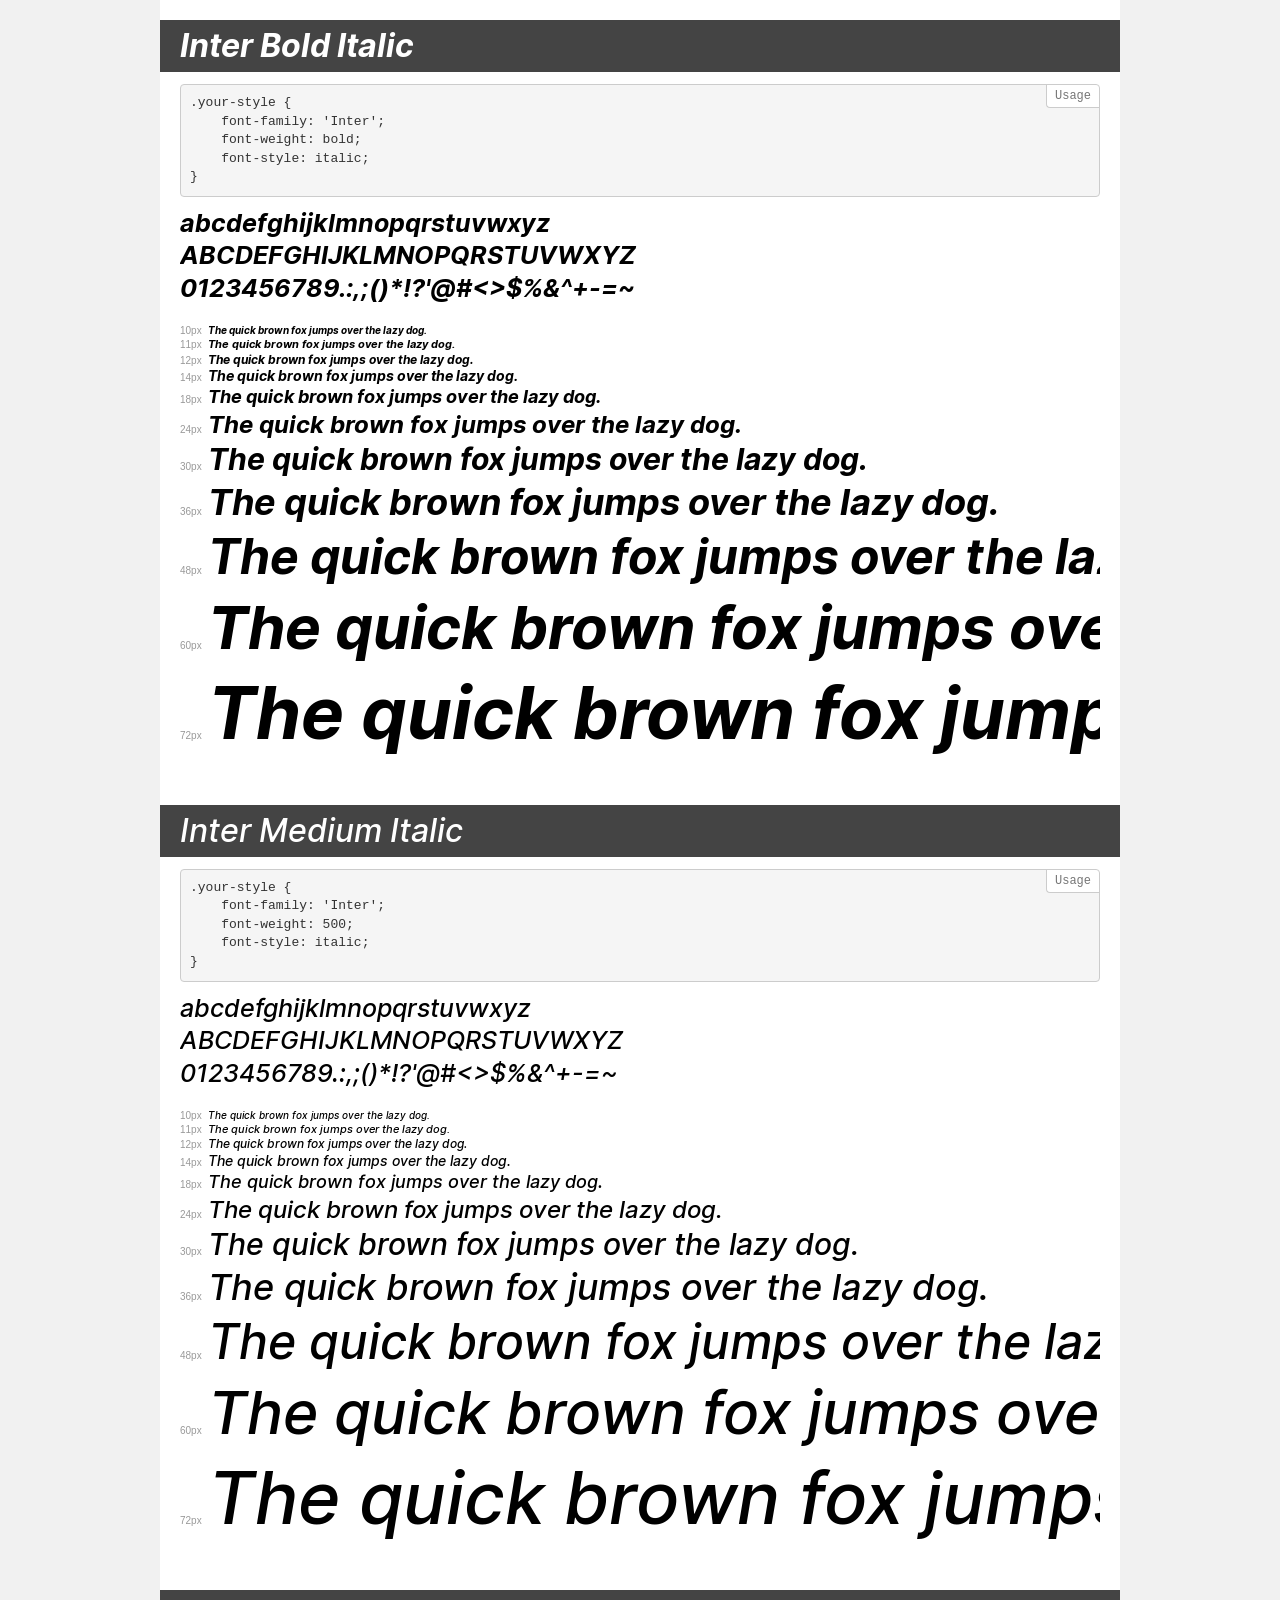
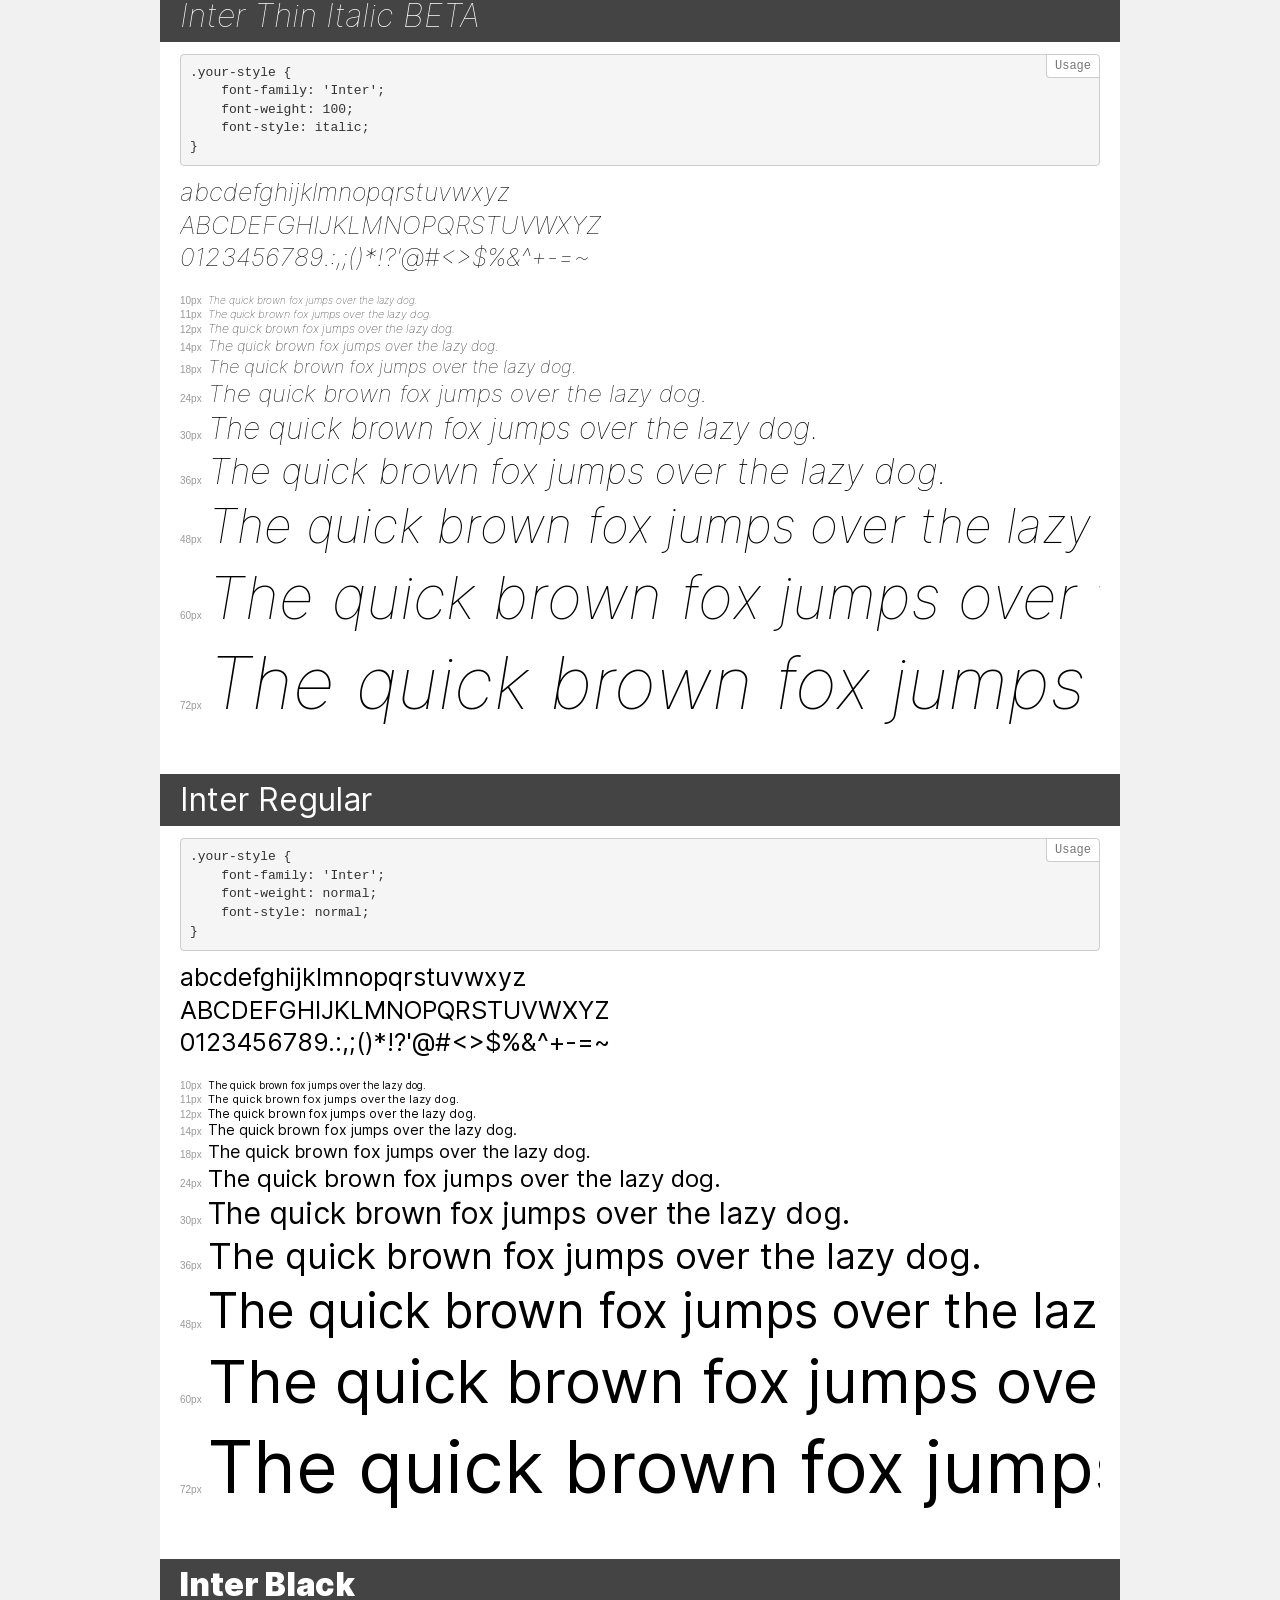
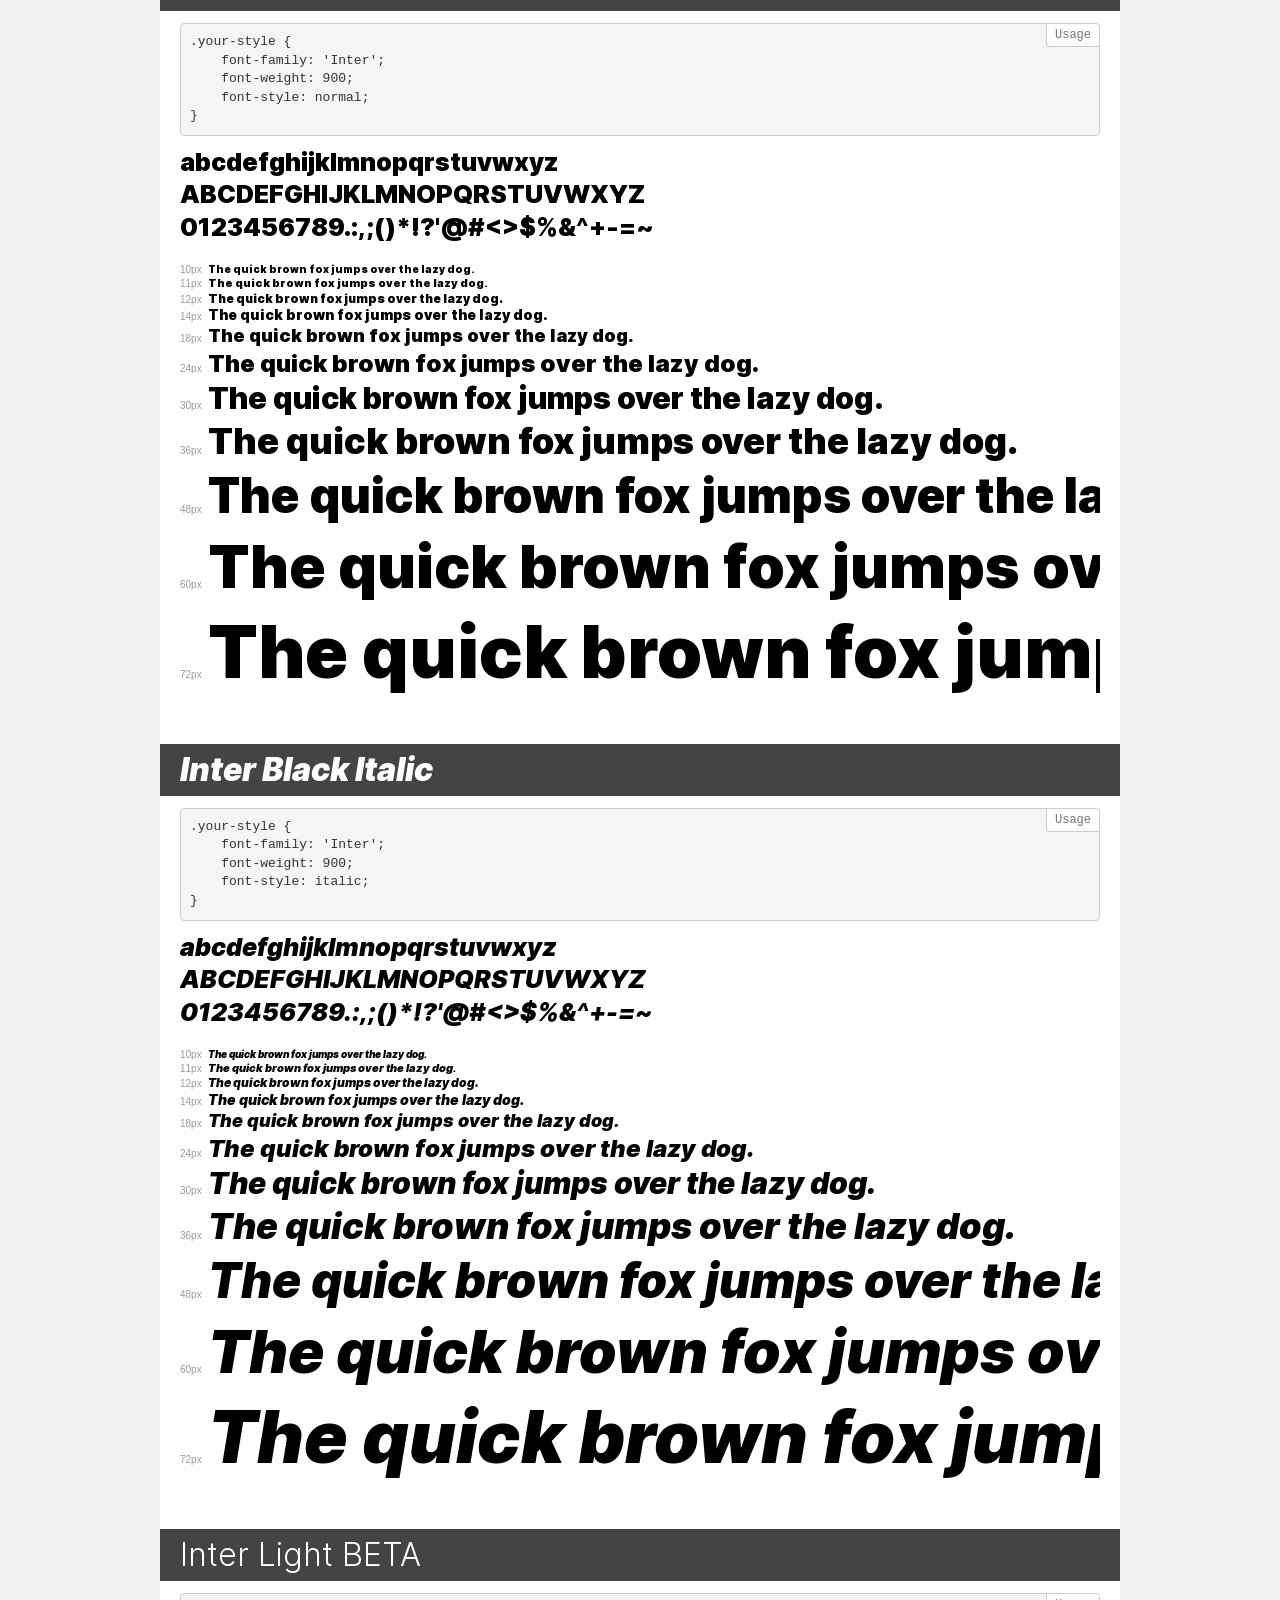
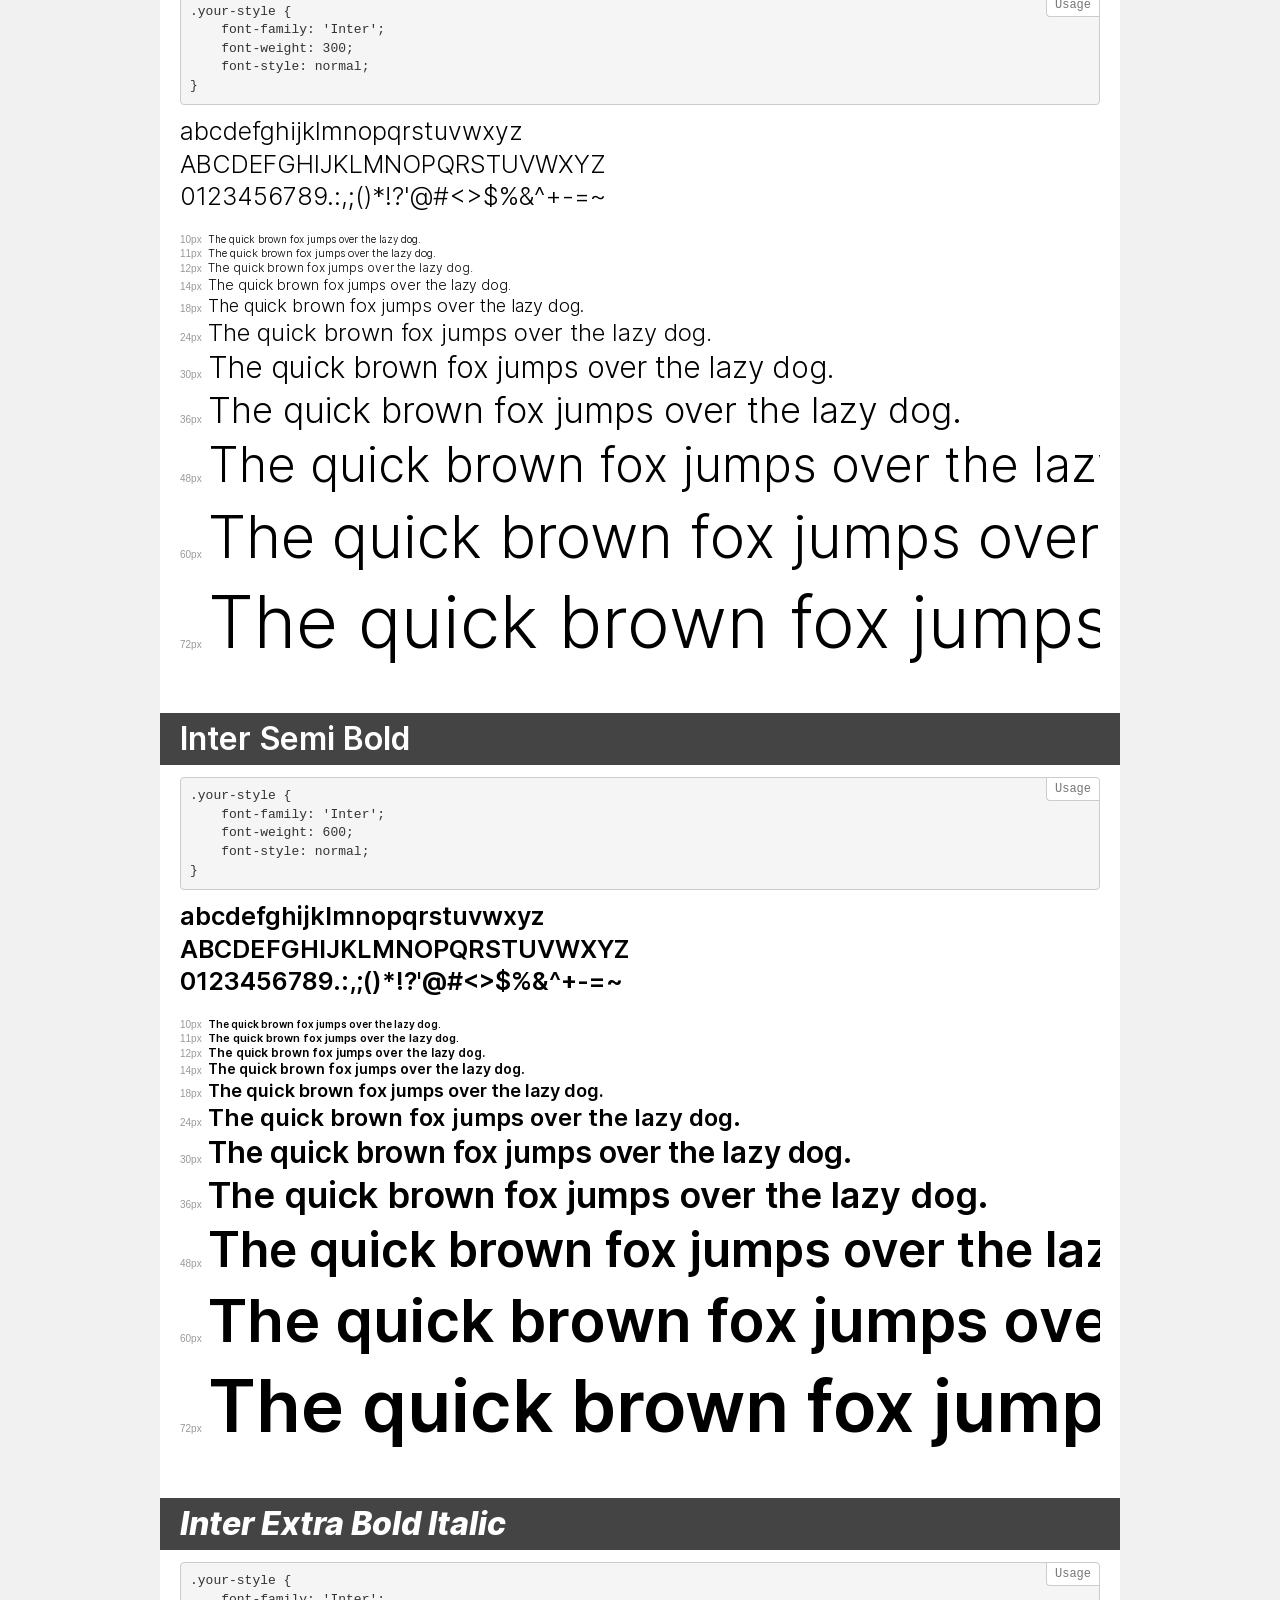
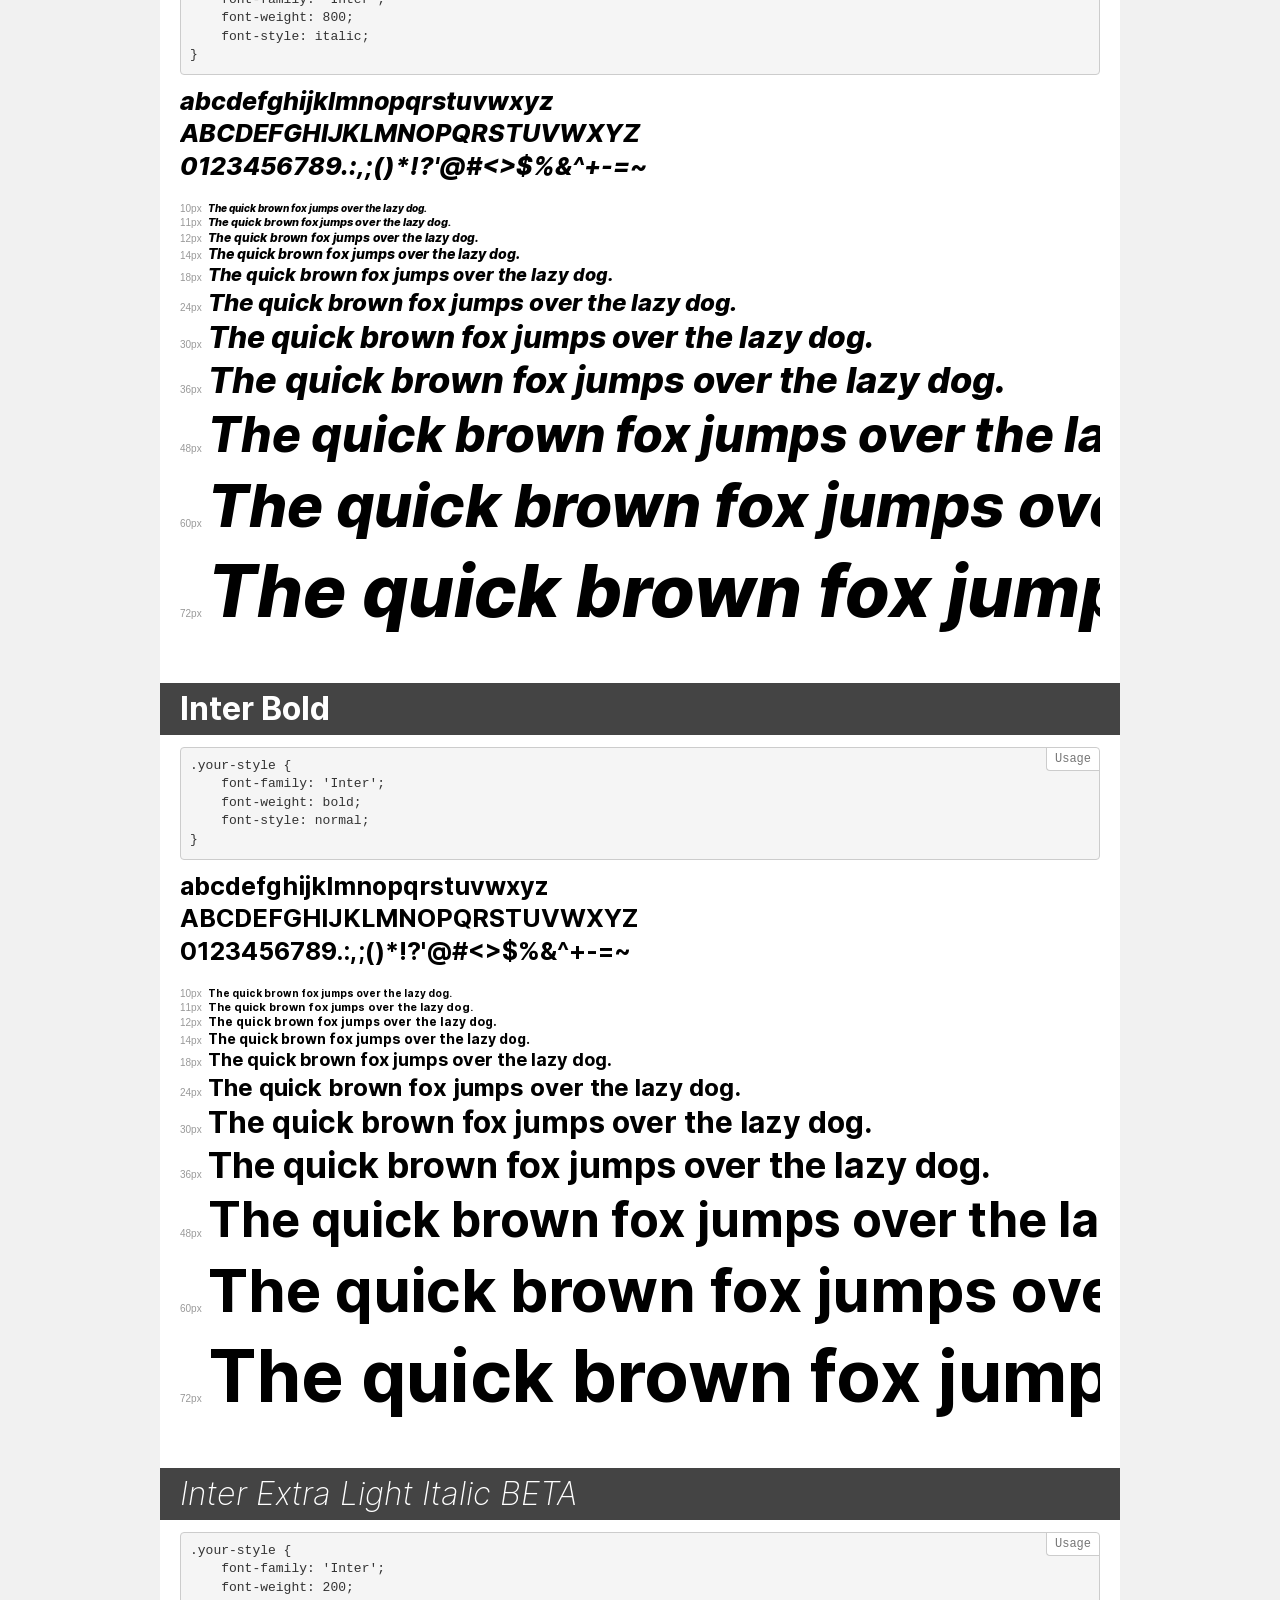
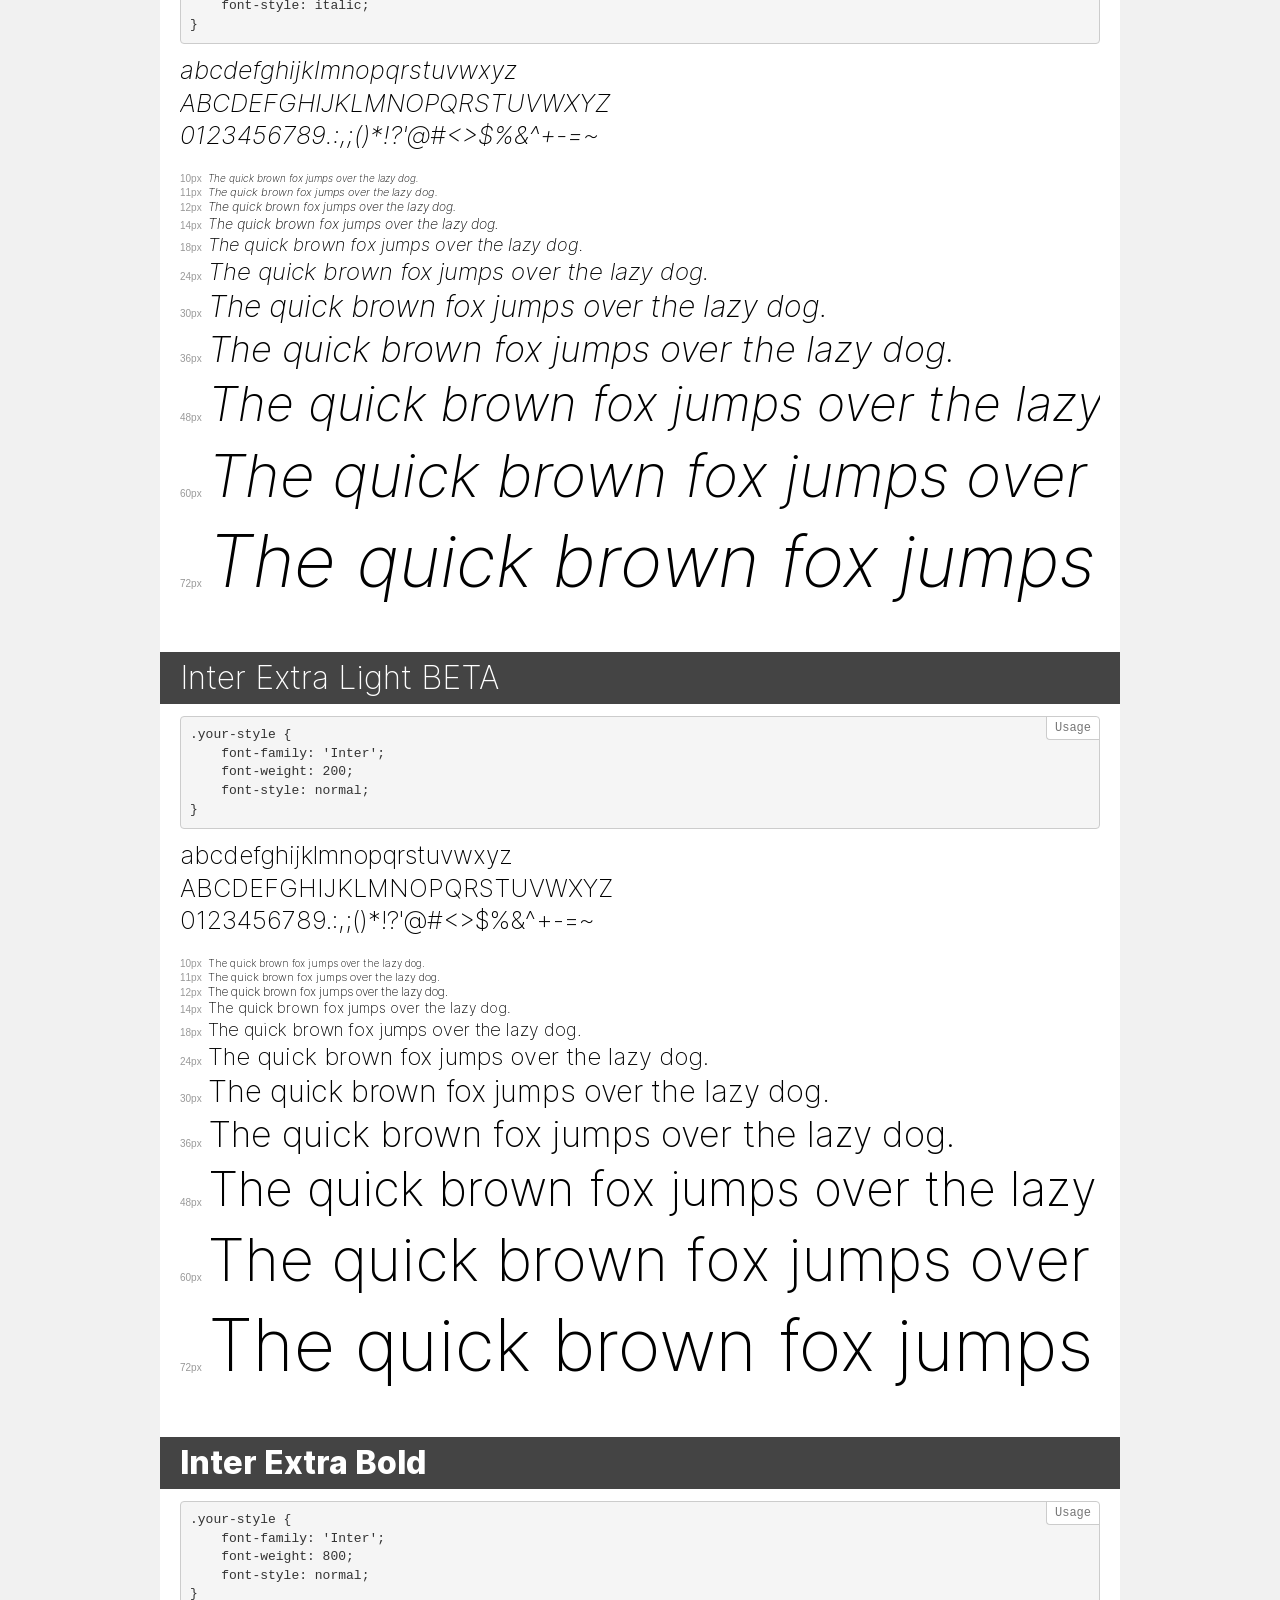
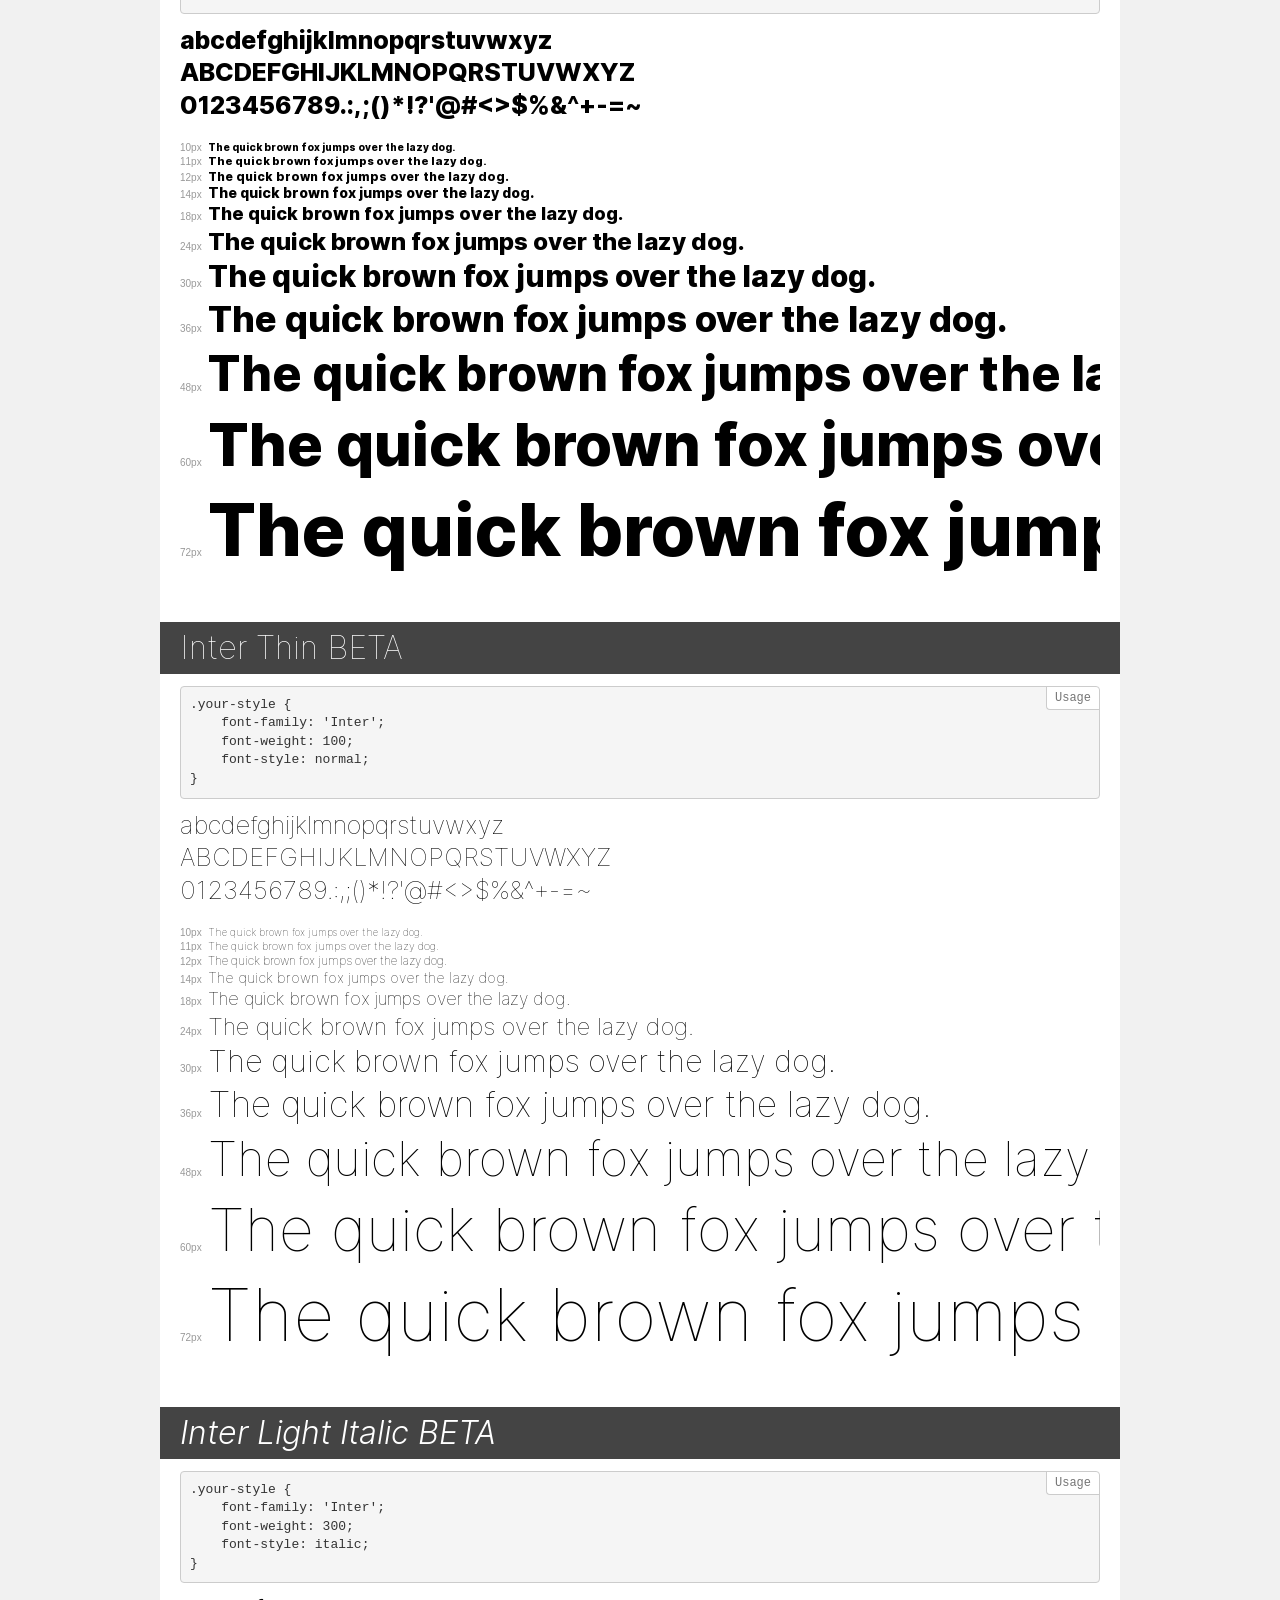
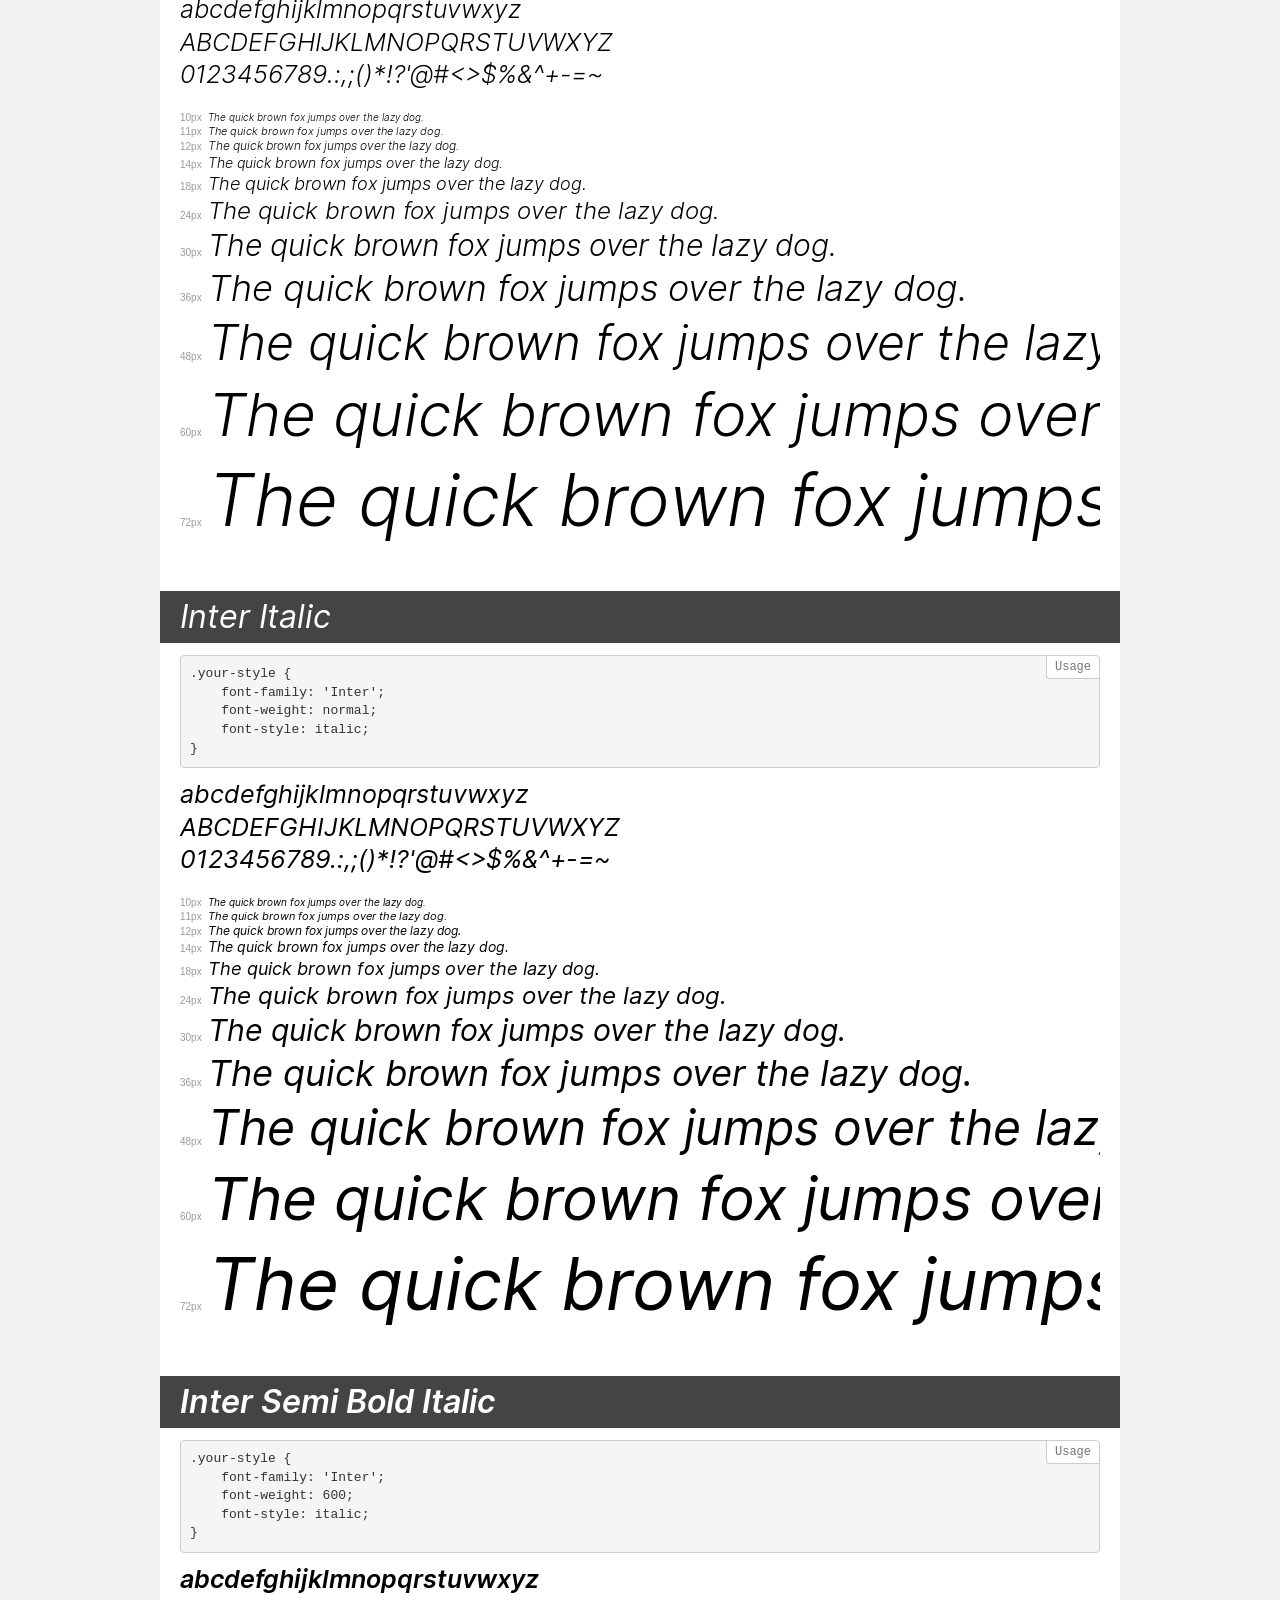
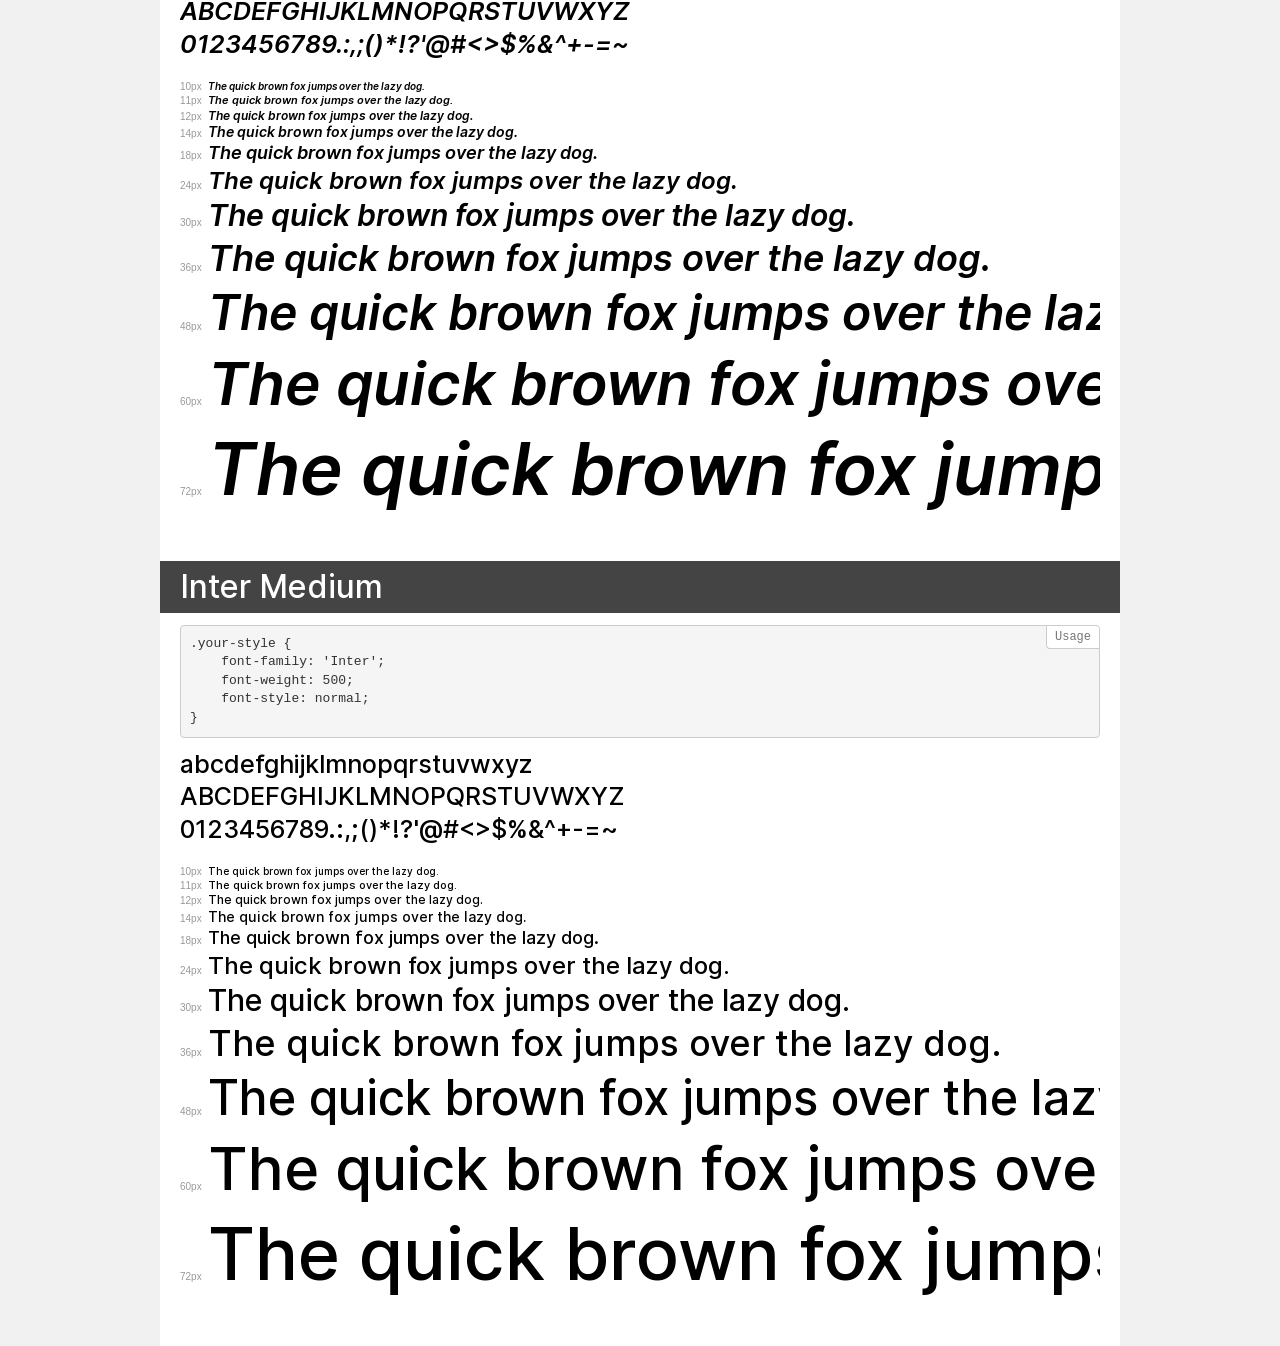
<file: fonts/Inter/demo.html>
<!DOCTYPE html>
<html>
<head>
    <meta charset="utf-8">
    <meta http-equiv="X-UA-Compatible" content="IE=edge">
    <meta name="viewport" content="width=device-width, initial-scale=1">
    <meta name="robots" content="noindex, noarchive">
    <meta name="format-detection" content="telephone=no">
    <title>Transfonter demo</title>
    <link href="stylesheet.css" rel="stylesheet">
    <style>
        /*
        http://meyerweb.com/eric/tools/css/reset/
        v2.0 | 20110126
        License: none (public domain)
        */
        html, body, div, span, applet, object, iframe,
        h1, h2, h3, h4, h5, h6, p, blockquote, pre,
        a, abbr, acronym, address, big, cite, code,
        del, dfn, em, img, ins, kbd, q, s, samp,
        small, strike, strong, sub, sup, tt, var,
        b, u, i, center,
        dl, dt, dd, ol, ul, li,
        fieldset, form, label, legend,
        table, caption, tbody, tfoot, thead, tr, th, td,
        article, aside, canvas, details, embed,
        figure, figcaption, footer, header, hgroup,
        menu, nav, output, ruby, section, summary,
        time, mark, audio, video {
            margin: 0;
            padding: 0;
            border: 0;
            font-size: 100%;
            font: inherit;
            vertical-align: baseline;
        }
        /* HTML5 display-role reset for older browsers */
        article, aside, details, figcaption, figure,
        footer, header, hgroup, menu, nav, section {
            display: block;
        }
        body {
            line-height: 1;
        }
        ol, ul {
            list-style: none;
        }
        blockquote, q {
            quotes: none;
        }
        blockquote:before, blockquote:after,
        q:before, q:after {
            content: '';
            content: none;
        }
        table {
            border-collapse: collapse;
            border-spacing: 0;
        }
        /* common styles */
        body {
            background: #f1f1f1;
            color: #000;
        }
        .page {
            background: #fff;
            width: 920px;
            margin: 0 auto;
            padding: 20px 20px 0 20px;
            overflow: hidden;
        }
        .font-container {
            overflow-x: auto;
            overflow-y: hidden;
            margin-bottom: 40px;
            line-height: 1.3;
            white-space: nowrap;
            padding-bottom: 5px;
        }
        h1 {
            position: relative;
            background: #444;
            font-size: 32px;
            color: #fff;
            padding: 10px 20px;
            margin: 0 -20px 12px -20px;
        }
        .letters {
            font-size: 25px;
            margin-bottom: 20px;
        }
        .s10:before {
            content: '10px';
        }
        .s11:before {
            content: '11px';
        }
        .s12:before {
            content: '12px';
        }
        .s14:before {
            content: '14px';
        }
        .s18:before {
            content: '18px';
        }
        .s24:before {
            content: '24px';
        }
        .s30:before {
            content: '30px';
        }
        .s36:before {
            content: '36px';
        }
        .s48:before {
            content: '48px';
        }
        .s60:before {
            content: '60px';
        }
        .s72:before {
            content: '72px';
        }
        .s10:before, .s11:before, .s12:before, .s14:before,
        .s18:before, .s24:before, .s30:before, .s36:before,
        .s48:before, .s60:before, .s72:before {
            font-family: Arial, sans-serif;
            font-size: 10px;
            font-weight: normal;
            font-style: normal;
            color: #999;
            padding-right: 6px;
        }
        pre {
            display: block;
            position: relative;
            padding: 9px;
            margin: 0 0 10px;
            font-family: Monaco, Menlo, Consolas, "Courier New", monospace !important;
            font-size: 13px;
            line-height: 1.428571429;
            color: #333;
            font-weight: normal !important;
            font-style: normal !important;
            background-color: #f5f5f5;
            border: 1px solid #ccc;
            overflow-x: auto;
            border-radius: 4px;
        }
        pre:after {
            display: block;
            position: absolute;
            right: 0;
            top: 0;
            content: 'Usage';
            line-height: 1;
            padding: 5px 8px;
            font-size: 12px;
            color: #767676;
            background-color: #fff;
            border: 1px solid #ccc;
            border-right: none;
            border-top: none;
            border-radius: 0 4px 0 4px;
            z-index: 10;
        }
        /* responsive */
        @media (max-width: 959px) {
            .page {
                width: auto;
                margin: 0;
            }
        }
    </style>
</head>
<body>
<div class="page">
    <div class="demo" style="font-family: 'Inter'; font-weight: bold; font-style: italic;">
        <h1>Inter Bold Italic</h1>
        <pre>.your-style {
    font-family: 'Inter';
    font-weight: bold;
    font-style: italic;
}</pre>
        <div class="font-container">
            <p class="letters">
                abcdefghijklmnopqrstuvwxyz<br>
ABCDEFGHIJKLMNOPQRSTUVWXYZ<br>
                0123456789.:,;()*!?'@#<>$%&^+-=~
            </p>
            <p class="s10" style="font-size: 10px;">The quick brown fox jumps over the lazy dog.</p>
            <p class="s11" style="font-size: 11px;">The quick brown fox jumps over the lazy dog.</p>
            <p class="s12" style="font-size: 12px;">The quick brown fox jumps over the lazy dog.</p>
            <p class="s14" style="font-size: 14px;">The quick brown fox jumps over the lazy dog.</p>
            <p class="s18" style="font-size: 18px;">The quick brown fox jumps over the lazy dog.</p>
            <p class="s24" style="font-size: 24px;">The quick brown fox jumps over the lazy dog.</p>
            <p class="s30" style="font-size: 30px;">The quick brown fox jumps over the lazy dog.</p>
            <p class="s36" style="font-size: 36px;">The quick brown fox jumps over the lazy dog.</p>
            <p class="s48" style="font-size: 48px;">The quick brown fox jumps over the lazy dog.</p>
            <p class="s60" style="font-size: 60px;">The quick brown fox jumps over the lazy dog.</p>
            <p class="s72" style="font-size: 72px;">The quick brown fox jumps over the lazy dog.</p>
        </div>
    </div>
    <div class="demo" style="font-family: 'Inter'; font-weight: 500; font-style: italic;">
        <h1>Inter Medium Italic</h1>
        <pre>.your-style {
    font-family: 'Inter';
    font-weight: 500;
    font-style: italic;
}</pre>
        <div class="font-container">
            <p class="letters">
                abcdefghijklmnopqrstuvwxyz<br>
ABCDEFGHIJKLMNOPQRSTUVWXYZ<br>
                0123456789.:,;()*!?'@#<>$%&^+-=~
            </p>
            <p class="s10" style="font-size: 10px;">The quick brown fox jumps over the lazy dog.</p>
            <p class="s11" style="font-size: 11px;">The quick brown fox jumps over the lazy dog.</p>
            <p class="s12" style="font-size: 12px;">The quick brown fox jumps over the lazy dog.</p>
            <p class="s14" style="font-size: 14px;">The quick brown fox jumps over the lazy dog.</p>
            <p class="s18" style="font-size: 18px;">The quick brown fox jumps over the lazy dog.</p>
            <p class="s24" style="font-size: 24px;">The quick brown fox jumps over the lazy dog.</p>
            <p class="s30" style="font-size: 30px;">The quick brown fox jumps over the lazy dog.</p>
            <p class="s36" style="font-size: 36px;">The quick brown fox jumps over the lazy dog.</p>
            <p class="s48" style="font-size: 48px;">The quick brown fox jumps over the lazy dog.</p>
            <p class="s60" style="font-size: 60px;">The quick brown fox jumps over the lazy dog.</p>
            <p class="s72" style="font-size: 72px;">The quick brown fox jumps over the lazy dog.</p>
        </div>
    </div>
    <div class="demo" style="font-family: 'Inter'; font-weight: 100; font-style: italic;">
        <h1>Inter Thin Italic BETA</h1>
        <pre>.your-style {
    font-family: 'Inter';
    font-weight: 100;
    font-style: italic;
}</pre>
        <div class="font-container">
            <p class="letters">
                abcdefghijklmnopqrstuvwxyz<br>
ABCDEFGHIJKLMNOPQRSTUVWXYZ<br>
                0123456789.:,;()*!?'@#<>$%&^+-=~
            </p>
            <p class="s10" style="font-size: 10px;">The quick brown fox jumps over the lazy dog.</p>
            <p class="s11" style="font-size: 11px;">The quick brown fox jumps over the lazy dog.</p>
            <p class="s12" style="font-size: 12px;">The quick brown fox jumps over the lazy dog.</p>
            <p class="s14" style="font-size: 14px;">The quick brown fox jumps over the lazy dog.</p>
            <p class="s18" style="font-size: 18px;">The quick brown fox jumps over the lazy dog.</p>
            <p class="s24" style="font-size: 24px;">The quick brown fox jumps over the lazy dog.</p>
            <p class="s30" style="font-size: 30px;">The quick brown fox jumps over the lazy dog.</p>
            <p class="s36" style="font-size: 36px;">The quick brown fox jumps over the lazy dog.</p>
            <p class="s48" style="font-size: 48px;">The quick brown fox jumps over the lazy dog.</p>
            <p class="s60" style="font-size: 60px;">The quick brown fox jumps over the lazy dog.</p>
            <p class="s72" style="font-size: 72px;">The quick brown fox jumps over the lazy dog.</p>
        </div>
    </div>
    <div class="demo" style="font-family: 'Inter'; font-weight: normal; font-style: normal;">
        <h1>Inter Regular</h1>
        <pre>.your-style {
    font-family: 'Inter';
    font-weight: normal;
    font-style: normal;
}</pre>
        <div class="font-container">
            <p class="letters">
                abcdefghijklmnopqrstuvwxyz<br>
ABCDEFGHIJKLMNOPQRSTUVWXYZ<br>
                0123456789.:,;()*!?'@#<>$%&^+-=~
            </p>
            <p class="s10" style="font-size: 10px;">The quick brown fox jumps over the lazy dog.</p>
            <p class="s11" style="font-size: 11px;">The quick brown fox jumps over the lazy dog.</p>
            <p class="s12" style="font-size: 12px;">The quick brown fox jumps over the lazy dog.</p>
            <p class="s14" style="font-size: 14px;">The quick brown fox jumps over the lazy dog.</p>
            <p class="s18" style="font-size: 18px;">The quick brown fox jumps over the lazy dog.</p>
            <p class="s24" style="font-size: 24px;">The quick brown fox jumps over the lazy dog.</p>
            <p class="s30" style="font-size: 30px;">The quick brown fox jumps over the lazy dog.</p>
            <p class="s36" style="font-size: 36px;">The quick brown fox jumps over the lazy dog.</p>
            <p class="s48" style="font-size: 48px;">The quick brown fox jumps over the lazy dog.</p>
            <p class="s60" style="font-size: 60px;">The quick brown fox jumps over the lazy dog.</p>
            <p class="s72" style="font-size: 72px;">The quick brown fox jumps over the lazy dog.</p>
        </div>
    </div>
    <div class="demo" style="font-family: 'Inter'; font-weight: 900; font-style: normal;">
        <h1>Inter Black</h1>
        <pre>.your-style {
    font-family: 'Inter';
    font-weight: 900;
    font-style: normal;
}</pre>
        <div class="font-container">
            <p class="letters">
                abcdefghijklmnopqrstuvwxyz<br>
ABCDEFGHIJKLMNOPQRSTUVWXYZ<br>
                0123456789.:,;()*!?'@#<>$%&^+-=~
            </p>
            <p class="s10" style="font-size: 10px;">The quick brown fox jumps over the lazy dog.</p>
            <p class="s11" style="font-size: 11px;">The quick brown fox jumps over the lazy dog.</p>
            <p class="s12" style="font-size: 12px;">The quick brown fox jumps over the lazy dog.</p>
            <p class="s14" style="font-size: 14px;">The quick brown fox jumps over the lazy dog.</p>
            <p class="s18" style="font-size: 18px;">The quick brown fox jumps over the lazy dog.</p>
            <p class="s24" style="font-size: 24px;">The quick brown fox jumps over the lazy dog.</p>
            <p class="s30" style="font-size: 30px;">The quick brown fox jumps over the lazy dog.</p>
            <p class="s36" style="font-size: 36px;">The quick brown fox jumps over the lazy dog.</p>
            <p class="s48" style="font-size: 48px;">The quick brown fox jumps over the lazy dog.</p>
            <p class="s60" style="font-size: 60px;">The quick brown fox jumps over the lazy dog.</p>
            <p class="s72" style="font-size: 72px;">The quick brown fox jumps over the lazy dog.</p>
        </div>
    </div>
    <div class="demo" style="font-family: 'Inter'; font-weight: 900; font-style: italic;">
        <h1>Inter Black Italic</h1>
        <pre>.your-style {
    font-family: 'Inter';
    font-weight: 900;
    font-style: italic;
}</pre>
        <div class="font-container">
            <p class="letters">
                abcdefghijklmnopqrstuvwxyz<br>
ABCDEFGHIJKLMNOPQRSTUVWXYZ<br>
                0123456789.:,;()*!?'@#<>$%&^+-=~
            </p>
            <p class="s10" style="font-size: 10px;">The quick brown fox jumps over the lazy dog.</p>
            <p class="s11" style="font-size: 11px;">The quick brown fox jumps over the lazy dog.</p>
            <p class="s12" style="font-size: 12px;">The quick brown fox jumps over the lazy dog.</p>
            <p class="s14" style="font-size: 14px;">The quick brown fox jumps over the lazy dog.</p>
            <p class="s18" style="font-size: 18px;">The quick brown fox jumps over the lazy dog.</p>
            <p class="s24" style="font-size: 24px;">The quick brown fox jumps over the lazy dog.</p>
            <p class="s30" style="font-size: 30px;">The quick brown fox jumps over the lazy dog.</p>
            <p class="s36" style="font-size: 36px;">The quick brown fox jumps over the lazy dog.</p>
            <p class="s48" style="font-size: 48px;">The quick brown fox jumps over the lazy dog.</p>
            <p class="s60" style="font-size: 60px;">The quick brown fox jumps over the lazy dog.</p>
            <p class="s72" style="font-size: 72px;">The quick brown fox jumps over the lazy dog.</p>
        </div>
    </div>
    <div class="demo" style="font-family: 'Inter'; font-weight: 300; font-style: normal;">
        <h1>Inter Light BETA</h1>
        <pre>.your-style {
    font-family: 'Inter';
    font-weight: 300;
    font-style: normal;
}</pre>
        <div class="font-container">
            <p class="letters">
                abcdefghijklmnopqrstuvwxyz<br>
ABCDEFGHIJKLMNOPQRSTUVWXYZ<br>
                0123456789.:,;()*!?'@#<>$%&^+-=~
            </p>
            <p class="s10" style="font-size: 10px;">The quick brown fox jumps over the lazy dog.</p>
            <p class="s11" style="font-size: 11px;">The quick brown fox jumps over the lazy dog.</p>
            <p class="s12" style="font-size: 12px;">The quick brown fox jumps over the lazy dog.</p>
            <p class="s14" style="font-size: 14px;">The quick brown fox jumps over the lazy dog.</p>
            <p class="s18" style="font-size: 18px;">The quick brown fox jumps over the lazy dog.</p>
            <p class="s24" style="font-size: 24px;">The quick brown fox jumps over the lazy dog.</p>
            <p class="s30" style="font-size: 30px;">The quick brown fox jumps over the lazy dog.</p>
            <p class="s36" style="font-size: 36px;">The quick brown fox jumps over the lazy dog.</p>
            <p class="s48" style="font-size: 48px;">The quick brown fox jumps over the lazy dog.</p>
            <p class="s60" style="font-size: 60px;">The quick brown fox jumps over the lazy dog.</p>
            <p class="s72" style="font-size: 72px;">The quick brown fox jumps over the lazy dog.</p>
        </div>
    </div>
    <div class="demo" style="font-family: 'Inter'; font-weight: 600; font-style: normal;">
        <h1>Inter Semi Bold</h1>
        <pre>.your-style {
    font-family: 'Inter';
    font-weight: 600;
    font-style: normal;
}</pre>
        <div class="font-container">
            <p class="letters">
                abcdefghijklmnopqrstuvwxyz<br>
ABCDEFGHIJKLMNOPQRSTUVWXYZ<br>
                0123456789.:,;()*!?'@#<>$%&^+-=~
            </p>
            <p class="s10" style="font-size: 10px;">The quick brown fox jumps over the lazy dog.</p>
            <p class="s11" style="font-size: 11px;">The quick brown fox jumps over the lazy dog.</p>
            <p class="s12" style="font-size: 12px;">The quick brown fox jumps over the lazy dog.</p>
            <p class="s14" style="font-size: 14px;">The quick brown fox jumps over the lazy dog.</p>
            <p class="s18" style="font-size: 18px;">The quick brown fox jumps over the lazy dog.</p>
            <p class="s24" style="font-size: 24px;">The quick brown fox jumps over the lazy dog.</p>
            <p class="s30" style="font-size: 30px;">The quick brown fox jumps over the lazy dog.</p>
            <p class="s36" style="font-size: 36px;">The quick brown fox jumps over the lazy dog.</p>
            <p class="s48" style="font-size: 48px;">The quick brown fox jumps over the lazy dog.</p>
            <p class="s60" style="font-size: 60px;">The quick brown fox jumps over the lazy dog.</p>
            <p class="s72" style="font-size: 72px;">The quick brown fox jumps over the lazy dog.</p>
        </div>
    </div>
    <div class="demo" style="font-family: 'Inter'; font-weight: 800; font-style: italic;">
        <h1>Inter Extra Bold Italic</h1>
        <pre>.your-style {
    font-family: 'Inter';
    font-weight: 800;
    font-style: italic;
}</pre>
        <div class="font-container">
            <p class="letters">
                abcdefghijklmnopqrstuvwxyz<br>
ABCDEFGHIJKLMNOPQRSTUVWXYZ<br>
                0123456789.:,;()*!?'@#<>$%&^+-=~
            </p>
            <p class="s10" style="font-size: 10px;">The quick brown fox jumps over the lazy dog.</p>
            <p class="s11" style="font-size: 11px;">The quick brown fox jumps over the lazy dog.</p>
            <p class="s12" style="font-size: 12px;">The quick brown fox jumps over the lazy dog.</p>
            <p class="s14" style="font-size: 14px;">The quick brown fox jumps over the lazy dog.</p>
            <p class="s18" style="font-size: 18px;">The quick brown fox jumps over the lazy dog.</p>
            <p class="s24" style="font-size: 24px;">The quick brown fox jumps over the lazy dog.</p>
            <p class="s30" style="font-size: 30px;">The quick brown fox jumps over the lazy dog.</p>
            <p class="s36" style="font-size: 36px;">The quick brown fox jumps over the lazy dog.</p>
            <p class="s48" style="font-size: 48px;">The quick brown fox jumps over the lazy dog.</p>
            <p class="s60" style="font-size: 60px;">The quick brown fox jumps over the lazy dog.</p>
            <p class="s72" style="font-size: 72px;">The quick brown fox jumps over the lazy dog.</p>
        </div>
    </div>
    <div class="demo" style="font-family: 'Inter'; font-weight: bold; font-style: normal;">
        <h1>Inter Bold</h1>
        <pre>.your-style {
    font-family: 'Inter';
    font-weight: bold;
    font-style: normal;
}</pre>
        <div class="font-container">
            <p class="letters">
                abcdefghijklmnopqrstuvwxyz<br>
ABCDEFGHIJKLMNOPQRSTUVWXYZ<br>
                0123456789.:,;()*!?'@#<>$%&^+-=~
            </p>
            <p class="s10" style="font-size: 10px;">The quick brown fox jumps over the lazy dog.</p>
            <p class="s11" style="font-size: 11px;">The quick brown fox jumps over the lazy dog.</p>
            <p class="s12" style="font-size: 12px;">The quick brown fox jumps over the lazy dog.</p>
            <p class="s14" style="font-size: 14px;">The quick brown fox jumps over the lazy dog.</p>
            <p class="s18" style="font-size: 18px;">The quick brown fox jumps over the lazy dog.</p>
            <p class="s24" style="font-size: 24px;">The quick brown fox jumps over the lazy dog.</p>
            <p class="s30" style="font-size: 30px;">The quick brown fox jumps over the lazy dog.</p>
            <p class="s36" style="font-size: 36px;">The quick brown fox jumps over the lazy dog.</p>
            <p class="s48" style="font-size: 48px;">The quick brown fox jumps over the lazy dog.</p>
            <p class="s60" style="font-size: 60px;">The quick brown fox jumps over the lazy dog.</p>
            <p class="s72" style="font-size: 72px;">The quick brown fox jumps over the lazy dog.</p>
        </div>
    </div>
    <div class="demo" style="font-family: 'Inter'; font-weight: 200; font-style: italic;">
        <h1>Inter Extra Light Italic BETA</h1>
        <pre>.your-style {
    font-family: 'Inter';
    font-weight: 200;
    font-style: italic;
}</pre>
        <div class="font-container">
            <p class="letters">
                abcdefghijklmnopqrstuvwxyz<br>
ABCDEFGHIJKLMNOPQRSTUVWXYZ<br>
                0123456789.:,;()*!?'@#<>$%&^+-=~
            </p>
            <p class="s10" style="font-size: 10px;">The quick brown fox jumps over the lazy dog.</p>
            <p class="s11" style="font-size: 11px;">The quick brown fox jumps over the lazy dog.</p>
            <p class="s12" style="font-size: 12px;">The quick brown fox jumps over the lazy dog.</p>
            <p class="s14" style="font-size: 14px;">The quick brown fox jumps over the lazy dog.</p>
            <p class="s18" style="font-size: 18px;">The quick brown fox jumps over the lazy dog.</p>
            <p class="s24" style="font-size: 24px;">The quick brown fox jumps over the lazy dog.</p>
            <p class="s30" style="font-size: 30px;">The quick brown fox jumps over the lazy dog.</p>
            <p class="s36" style="font-size: 36px;">The quick brown fox jumps over the lazy dog.</p>
            <p class="s48" style="font-size: 48px;">The quick brown fox jumps over the lazy dog.</p>
            <p class="s60" style="font-size: 60px;">The quick brown fox jumps over the lazy dog.</p>
            <p class="s72" style="font-size: 72px;">The quick brown fox jumps over the lazy dog.</p>
        </div>
    </div>
    <div class="demo" style="font-family: 'Inter'; font-weight: 200; font-style: normal;">
        <h1>Inter Extra Light BETA</h1>
        <pre>.your-style {
    font-family: 'Inter';
    font-weight: 200;
    font-style: normal;
}</pre>
        <div class="font-container">
            <p class="letters">
                abcdefghijklmnopqrstuvwxyz<br>
ABCDEFGHIJKLMNOPQRSTUVWXYZ<br>
                0123456789.:,;()*!?'@#<>$%&^+-=~
            </p>
            <p class="s10" style="font-size: 10px;">The quick brown fox jumps over the lazy dog.</p>
            <p class="s11" style="font-size: 11px;">The quick brown fox jumps over the lazy dog.</p>
            <p class="s12" style="font-size: 12px;">The quick brown fox jumps over the lazy dog.</p>
            <p class="s14" style="font-size: 14px;">The quick brown fox jumps over the lazy dog.</p>
            <p class="s18" style="font-size: 18px;">The quick brown fox jumps over the lazy dog.</p>
            <p class="s24" style="font-size: 24px;">The quick brown fox jumps over the lazy dog.</p>
            <p class="s30" style="font-size: 30px;">The quick brown fox jumps over the lazy dog.</p>
            <p class="s36" style="font-size: 36px;">The quick brown fox jumps over the lazy dog.</p>
            <p class="s48" style="font-size: 48px;">The quick brown fox jumps over the lazy dog.</p>
            <p class="s60" style="font-size: 60px;">The quick brown fox jumps over the lazy dog.</p>
            <p class="s72" style="font-size: 72px;">The quick brown fox jumps over the lazy dog.</p>
        </div>
    </div>
    <div class="demo" style="font-family: 'Inter'; font-weight: 800; font-style: normal;">
        <h1>Inter Extra Bold</h1>
        <pre>.your-style {
    font-family: 'Inter';
    font-weight: 800;
    font-style: normal;
}</pre>
        <div class="font-container">
            <p class="letters">
                abcdefghijklmnopqrstuvwxyz<br>
ABCDEFGHIJKLMNOPQRSTUVWXYZ<br>
                0123456789.:,;()*!?'@#<>$%&^+-=~
            </p>
            <p class="s10" style="font-size: 10px;">The quick brown fox jumps over the lazy dog.</p>
            <p class="s11" style="font-size: 11px;">The quick brown fox jumps over the lazy dog.</p>
            <p class="s12" style="font-size: 12px;">The quick brown fox jumps over the lazy dog.</p>
            <p class="s14" style="font-size: 14px;">The quick brown fox jumps over the lazy dog.</p>
            <p class="s18" style="font-size: 18px;">The quick brown fox jumps over the lazy dog.</p>
            <p class="s24" style="font-size: 24px;">The quick brown fox jumps over the lazy dog.</p>
            <p class="s30" style="font-size: 30px;">The quick brown fox jumps over the lazy dog.</p>
            <p class="s36" style="font-size: 36px;">The quick brown fox jumps over the lazy dog.</p>
            <p class="s48" style="font-size: 48px;">The quick brown fox jumps over the lazy dog.</p>
            <p class="s60" style="font-size: 60px;">The quick brown fox jumps over the lazy dog.</p>
            <p class="s72" style="font-size: 72px;">The quick brown fox jumps over the lazy dog.</p>
        </div>
    </div>
    <div class="demo" style="font-family: 'Inter'; font-weight: 100; font-style: normal;">
        <h1>Inter Thin BETA</h1>
        <pre>.your-style {
    font-family: 'Inter';
    font-weight: 100;
    font-style: normal;
}</pre>
        <div class="font-container">
            <p class="letters">
                abcdefghijklmnopqrstuvwxyz<br>
ABCDEFGHIJKLMNOPQRSTUVWXYZ<br>
                0123456789.:,;()*!?'@#<>$%&^+-=~
            </p>
            <p class="s10" style="font-size: 10px;">The quick brown fox jumps over the lazy dog.</p>
            <p class="s11" style="font-size: 11px;">The quick brown fox jumps over the lazy dog.</p>
            <p class="s12" style="font-size: 12px;">The quick brown fox jumps over the lazy dog.</p>
            <p class="s14" style="font-size: 14px;">The quick brown fox jumps over the lazy dog.</p>
            <p class="s18" style="font-size: 18px;">The quick brown fox jumps over the lazy dog.</p>
            <p class="s24" style="font-size: 24px;">The quick brown fox jumps over the lazy dog.</p>
            <p class="s30" style="font-size: 30px;">The quick brown fox jumps over the lazy dog.</p>
            <p class="s36" style="font-size: 36px;">The quick brown fox jumps over the lazy dog.</p>
            <p class="s48" style="font-size: 48px;">The quick brown fox jumps over the lazy dog.</p>
            <p class="s60" style="font-size: 60px;">The quick brown fox jumps over the lazy dog.</p>
            <p class="s72" style="font-size: 72px;">The quick brown fox jumps over the lazy dog.</p>
        </div>
    </div>
    <div class="demo" style="font-family: 'Inter'; font-weight: 300; font-style: italic;">
        <h1>Inter Light Italic BETA</h1>
        <pre>.your-style {
    font-family: 'Inter';
    font-weight: 300;
    font-style: italic;
}</pre>
        <div class="font-container">
            <p class="letters">
                abcdefghijklmnopqrstuvwxyz<br>
ABCDEFGHIJKLMNOPQRSTUVWXYZ<br>
                0123456789.:,;()*!?'@#<>$%&^+-=~
            </p>
            <p class="s10" style="font-size: 10px;">The quick brown fox jumps over the lazy dog.</p>
            <p class="s11" style="font-size: 11px;">The quick brown fox jumps over the lazy dog.</p>
            <p class="s12" style="font-size: 12px;">The quick brown fox jumps over the lazy dog.</p>
            <p class="s14" style="font-size: 14px;">The quick brown fox jumps over the lazy dog.</p>
            <p class="s18" style="font-size: 18px;">The quick brown fox jumps over the lazy dog.</p>
            <p class="s24" style="font-size: 24px;">The quick brown fox jumps over the lazy dog.</p>
            <p class="s30" style="font-size: 30px;">The quick brown fox jumps over the lazy dog.</p>
            <p class="s36" style="font-size: 36px;">The quick brown fox jumps over the lazy dog.</p>
            <p class="s48" style="font-size: 48px;">The quick brown fox jumps over the lazy dog.</p>
            <p class="s60" style="font-size: 60px;">The quick brown fox jumps over the lazy dog.</p>
            <p class="s72" style="font-size: 72px;">The quick brown fox jumps over the lazy dog.</p>
        </div>
    </div>
    <div class="demo" style="font-family: 'Inter'; font-weight: normal; font-style: italic;">
        <h1>Inter Italic</h1>
        <pre>.your-style {
    font-family: 'Inter';
    font-weight: normal;
    font-style: italic;
}</pre>
        <div class="font-container">
            <p class="letters">
                abcdefghijklmnopqrstuvwxyz<br>
ABCDEFGHIJKLMNOPQRSTUVWXYZ<br>
                0123456789.:,;()*!?'@#<>$%&^+-=~
            </p>
            <p class="s10" style="font-size: 10px;">The quick brown fox jumps over the lazy dog.</p>
            <p class="s11" style="font-size: 11px;">The quick brown fox jumps over the lazy dog.</p>
            <p class="s12" style="font-size: 12px;">The quick brown fox jumps over the lazy dog.</p>
            <p class="s14" style="font-size: 14px;">The quick brown fox jumps over the lazy dog.</p>
            <p class="s18" style="font-size: 18px;">The quick brown fox jumps over the lazy dog.</p>
            <p class="s24" style="font-size: 24px;">The quick brown fox jumps over the lazy dog.</p>
            <p class="s30" style="font-size: 30px;">The quick brown fox jumps over the lazy dog.</p>
            <p class="s36" style="font-size: 36px;">The quick brown fox jumps over the lazy dog.</p>
            <p class="s48" style="font-size: 48px;">The quick brown fox jumps over the lazy dog.</p>
            <p class="s60" style="font-size: 60px;">The quick brown fox jumps over the lazy dog.</p>
            <p class="s72" style="font-size: 72px;">The quick brown fox jumps over the lazy dog.</p>
        </div>
    </div>
    <div class="demo" style="font-family: 'Inter'; font-weight: 600; font-style: italic;">
        <h1>Inter Semi Bold Italic</h1>
        <pre>.your-style {
    font-family: 'Inter';
    font-weight: 600;
    font-style: italic;
}</pre>
        <div class="font-container">
            <p class="letters">
                abcdefghijklmnopqrstuvwxyz<br>
ABCDEFGHIJKLMNOPQRSTUVWXYZ<br>
                0123456789.:,;()*!?'@#<>$%&^+-=~
            </p>
            <p class="s10" style="font-size: 10px;">The quick brown fox jumps over the lazy dog.</p>
            <p class="s11" style="font-size: 11px;">The quick brown fox jumps over the lazy dog.</p>
            <p class="s12" style="font-size: 12px;">The quick brown fox jumps over the lazy dog.</p>
            <p class="s14" style="font-size: 14px;">The quick brown fox jumps over the lazy dog.</p>
            <p class="s18" style="font-size: 18px;">The quick brown fox jumps over the lazy dog.</p>
            <p class="s24" style="font-size: 24px;">The quick brown fox jumps over the lazy dog.</p>
            <p class="s30" style="font-size: 30px;">The quick brown fox jumps over the lazy dog.</p>
            <p class="s36" style="font-size: 36px;">The quick brown fox jumps over the lazy dog.</p>
            <p class="s48" style="font-size: 48px;">The quick brown fox jumps over the lazy dog.</p>
            <p class="s60" style="font-size: 60px;">The quick brown fox jumps over the lazy dog.</p>
            <p class="s72" style="font-size: 72px;">The quick brown fox jumps over the lazy dog.</p>
        </div>
    </div>
    <div class="demo" style="font-family: 'Inter'; font-weight: 500; font-style: normal;">
        <h1>Inter Medium</h1>
        <pre>.your-style {
    font-family: 'Inter';
    font-weight: 500;
    font-style: normal;
}</pre>
        <div class="font-container">
            <p class="letters">
                abcdefghijklmnopqrstuvwxyz<br>
ABCDEFGHIJKLMNOPQRSTUVWXYZ<br>
                0123456789.:,;()*!?'@#<>$%&^+-=~
            </p>
            <p class="s10" style="font-size: 10px;">The quick brown fox jumps over the lazy dog.</p>
            <p class="s11" style="font-size: 11px;">The quick brown fox jumps over the lazy dog.</p>
            <p class="s12" style="font-size: 12px;">The quick brown fox jumps over the lazy dog.</p>
            <p class="s14" style="font-size: 14px;">The quick brown fox jumps over the lazy dog.</p>
            <p class="s18" style="font-size: 18px;">The quick brown fox jumps over the lazy dog.</p>
            <p class="s24" style="font-size: 24px;">The quick brown fox jumps over the lazy dog.</p>
            <p class="s30" style="font-size: 30px;">The quick brown fox jumps over the lazy dog.</p>
            <p class="s36" style="font-size: 36px;">The quick brown fox jumps over the lazy dog.</p>
            <p class="s48" style="font-size: 48px;">The quick brown fox jumps over the lazy dog.</p>
            <p class="s60" style="font-size: 60px;">The quick brown fox jumps over the lazy dog.</p>
            <p class="s72" style="font-size: 72px;">The quick brown fox jumps over the lazy dog.</p>
        </div>
    </div>
</div>
</body>
</html>
</file>
<file: css/style.css>
@font-face{font-family:"IBM Plex Sans";src:url(../fonts/IBMPlexSans/IBMPlexSans-LightItalic.eot);src:local("IBM Plex Sans Light Italic"),local("IBMPlexSans-LightItalic"),url(../fonts/IBMPlexSans/IBMPlexSans-LightItalic.eot?#iefix) format("embedded-opentype"),url(../fonts/IBMPlexSans/IBMPlexSans-LightItalic.woff) format("woff"),url(../fonts/IBMPlexSans/IBMPlexSans-LightItalic.ttf) format("truetype");font-weight:300;font-style:italic}@font-face{font-family:"IBM Plex Sans";src:url(../fonts/IBMPlexSans/IBMPlexSans-ThinItalic.eot);src:local("IBM Plex Sans Thin Italic"),local("IBMPlexSans-ThinItalic"),url(../fonts/IBMPlexSans/IBMPlexSans-ThinItalic.eot?#iefix) format("embedded-opentype"),url(../fonts/IBMPlexSans/IBMPlexSans-ThinItalic.woff) format("woff"),url(../fonts/IBMPlexSans/IBMPlexSans-ThinItalic.ttf) format("truetype");font-weight:100;font-style:italic}@font-face{font-family:"IBM Plex Sans";src:url(../fonts/IBMPlexSans/IBMPlexSans-Light.eot);src:local("IBM Plex Sans Light"),local("IBMPlexSans-Light"),url(../fonts/IBMPlexSans/IBMPlexSans-Light.eot?#iefix) format("embedded-opentype"),url(../fonts/IBMPlexSans/IBMPlexSans-Light.woff) format("woff"),url(../fonts/IBMPlexSans/IBMPlexSans-Light.ttf) format("truetype");font-weight:300;font-style:normal}@font-face{font-family:"IBM Plex Sans";src:url(../fonts/IBMPlexSans/IBMPlexSans-Italic.eot);src:local("IBM Plex Sans Italic"),local("IBMPlexSans-Italic"),url(../fonts/IBMPlexSans/IBMPlexSans-Italic.eot?#iefix) format("embedded-opentype"),url(../fonts/IBMPlexSans/IBMPlexSans-Italic.woff) format("woff"),url(../fonts/IBMPlexSans/IBMPlexSans-Italic.ttf) format("truetype");font-weight:400;font-style:italic}@font-face{font-family:"IBM Plex Sans";src:url(../fonts/IBMPlexSans/IBMPlexSans-MediumItalic.eot);src:local("IBM Plex Sans Medium Italic"),local("IBMPlexSans-MediumItalic"),url(../fonts/IBMPlexSans/IBMPlexSans-MediumItalic.eot?#iefix) format("embedded-opentype"),url(../fonts/IBMPlexSans/IBMPlexSans-MediumItalic.woff) format("woff"),url(../fonts/IBMPlexSans/IBMPlexSans-MediumItalic.ttf) format("truetype");font-weight:500;font-style:italic}@font-face{font-family:"IBM Plex Sans";src:url(../fonts/IBMPlexSans/IBMPlexSans-Medium.eot);src:local("IBM Plex Sans Medium"),local("IBMPlexSans-Medium"),url(../fonts/IBMPlexSans/IBMPlexSans-Medium.eot?#iefix) format("embedded-opentype"),url(../fonts/IBMPlexSans/IBMPlexSans-Medium.woff) format("woff"),url(../fonts/IBMPlexSans/IBMPlexSans-Medium.ttf) format("truetype");font-weight:500;font-style:normal}@font-face{font-family:"IBM Plex Sans";src:url(../fonts/IBMPlexSans/IBMPlexSans-ExtraLightItalic.eot);src:local("IBM Plex Sans ExtraLight Italic"),local("IBMPlexSans-ExtraLightItalic"),url(../fonts/IBMPlexSans/IBMPlexSans-ExtraLightItalic.eot?#iefix) format("embedded-opentype"),url(../fonts/IBMPlexSans/IBMPlexSans-ExtraLightItalic.woff) format("woff"),url(../fonts/IBMPlexSans/IBMPlexSans-ExtraLightItalic.ttf) format("truetype");font-weight:200;font-style:italic}@font-face{font-family:"IBM Plex Sans";src:url(../fonts/IBMPlexSans/IBMPlexSans-SemiBoldItalic.eot);src:local("IBM Plex Sans SemiBold Italic"),local("IBMPlexSans-SemiBoldItalic"),url(../fonts/IBMPlexSans/IBMPlexSans-SemiBoldItalic.eot?#iefix) format("embedded-opentype"),url(../fonts/IBMPlexSans/IBMPlexSans-SemiBoldItalic.woff) format("woff"),url(../fonts/IBMPlexSans/IBMPlexSans-SemiBoldItalic.ttf) format("truetype");font-weight:600;font-style:italic}@font-face{font-family:"IBM Plex Sans";src:url(../fonts/IBMPlexSans/IBMPlexSans-BoldItalic.eot);src:local("IBM Plex Sans Bold Italic"),local("IBMPlexSans-BoldItalic"),url(../fonts/IBMPlexSans/IBMPlexSans-BoldItalic.eot?#iefix) format("embedded-opentype"),url(../fonts/IBMPlexSans/IBMPlexSans-BoldItalic.woff) format("woff"),url(../fonts/IBMPlexSans/IBMPlexSans-BoldItalic.ttf) format("truetype");font-weight:700;font-style:italic}@font-face{font-family:"IBM Plex Sans";src:url(../fonts/IBMPlexSans/IBMPlexSans-Bold.eot);src:local("IBM Plex Sans Bold"),local("IBMPlexSans-Bold"),url(../fonts/IBMPlexSans/IBMPlexSans-Bold.eot?#iefix) format("embedded-opentype"),url(../fonts/IBMPlexSans/IBMPlexSans-Bold.woff) format("woff"),url(../fonts/IBMPlexSans/IBMPlexSans-Bold.ttf) format("truetype");font-weight:700;font-style:normal}@font-face{font-family:"IBM Plex Sans";src:url(../fonts/IBMPlexSans/IBMPlexSans-Thin.eot);src:local("IBM Plex Sans Thin"),local("IBMPlexSans-Thin"),url(../fonts/IBMPlexSans/IBMPlexSans-Thin.eot?#iefix) format("embedded-opentype"),url(../fonts/IBMPlexSans/IBMPlexSans-Thin.woff) format("woff"),url(../fonts/IBMPlexSans/IBMPlexSans-Thin.ttf) format("truetype");font-weight:100;font-style:normal}@font-face{font-family:"IBM Plex Sans";src:url(../fonts/IBMPlexSans/IBMPlexSans.eot);src:local("IBM Plex Sans"),local("IBMPlexSans"),url(../fonts/IBMPlexSans/IBMPlexSans.eot?#iefix) format("embedded-opentype"),url(../fonts/IBMPlexSans/IBMPlexSans.woff) format("woff"),url(../fonts/IBMPlexSans/IBMPlexSans.ttf) format("truetype");font-weight:400;font-style:normal}@font-face{font-family:"IBM Plex Sans";src:url(../fonts/IBMPlexSans/IBMPlexSans-ExtraLight.eot);src:local("IBM Plex Sans ExtraLight"),local("IBMPlexSans-ExtraLight"),url(../fonts/IBMPlexSans/IBMPlexSans-ExtraLight.eot?#iefix) format("embedded-opentype"),url(../fonts/IBMPlexSans/IBMPlexSans-ExtraLight.woff) format("woff"),url(../fonts/IBMPlexSans/IBMPlexSans-ExtraLight.ttf) format("truetype");font-weight:200;font-style:normal}@font-face{font-family:"IBM Plex Sans";src:url(../fonts/IBMPlexSans/IBMPlexSans-SemiBold.eot);src:local("IBM Plex Sans SemiBold"),local("IBMPlexSans-SemiBold"),url(../fonts/IBMPlexSans/IBMPlexSans-SemiBold.eot?#iefix) format("embedded-opentype"),url(../fonts/IBMPlexSans/IBMPlexSans-SemiBold.woff) format("woff"),url(../fonts/IBMPlexSans/IBMPlexSans-SemiBold.ttf) format("truetype");font-weight:600;font-style:normal}@font-face{font-family:Inter;src:url(../fonts/Inter/Inter-BoldItalic.eot);src:local("Inter Bold Italic"),local("Inter-BoldItalic"),url(../fonts/Inter/Inter-BoldItalic.eot?#iefix) format("embedded-opentype"),url(../fonts/Inter/Inter-BoldItalic.woff2) format("woff2"),url(../fonts/Inter/Inter-BoldItalic.woff) format("woff"),url(../fonts/Inter/Inter-BoldItalic.ttf) format("truetype");font-weight:700;font-style:italic}@font-face{font-family:Inter;src:url(../fonts/Inter/Inter-MediumItalic.eot);src:local("Inter Medium Italic"),local("Inter-MediumItalic"),url(../fonts/Inter/Inter-MediumItalic.eot?#iefix) format("embedded-opentype"),url(../fonts/Inter/Inter-MediumItalic.woff2) format("woff2"),url(../fonts/Inter/Inter-MediumItalic.woff) format("woff"),url(../fonts/Inter/Inter-MediumItalic.ttf) format("truetype");font-weight:500;font-style:italic}@font-face{font-family:Inter;src:url(../fonts/Inter/Inter-ThinItalicBETA.eot);src:local("Inter Thin Italic BETA"),local("Inter-ThinItalicBETA"),url(../fonts/Inter/Inter-ThinItalicBETA.eot?#iefix) format("embedded-opentype"),url(../fonts/Inter/Inter-ThinItalicBETA.woff2) format("woff2"),url(../fonts/Inter/Inter-ThinItalicBETA.woff) format("woff"),url(../fonts/Inter/Inter-ThinItalicBETA.ttf) format("truetype");font-weight:100;font-style:italic}@font-face{font-family:Inter;src:url(../fonts/Inter/Inter-Regular.eot);src:local("Inter Regular"),local("Inter-Regular"),url(../fonts/Inter/Inter-Regular.eot?#iefix) format("embedded-opentype"),url(../fonts/Inter/Inter-Regular.woff2) format("woff2"),url(../fonts/Inter/Inter-Regular.woff) format("woff"),url(../fonts/Inter/Inter-Regular.ttf) format("truetype");font-weight:400;font-style:normal}@font-face{font-family:Inter;src:url(../fonts/Inter/Inter-Black.eot);src:local("Inter Black"),local("Inter-Black"),url(../fonts/Inter/Inter-Black.eot?#iefix) format("embedded-opentype"),url(../fonts/Inter/Inter-Black.woff2) format("woff2"),url(../fonts/Inter/Inter-Black.woff) format("woff"),url(../fonts/Inter/Inter-Black.ttf) format("truetype");font-weight:900;font-style:normal}@font-face{font-family:Inter;src:url(../fonts/Inter/Inter-BlackItalic.eot);src:local("Inter Black Italic"),local("Inter-BlackItalic"),url(../fonts/Inter/Inter-BlackItalic.eot?#iefix) format("embedded-opentype"),url(../fonts/Inter/Inter-BlackItalic.woff2) format("woff2"),url(../fonts/Inter/Inter-BlackItalic.woff) format("woff"),url(../fonts/Inter/Inter-BlackItalic.ttf) format("truetype");font-weight:900;font-style:italic}@font-face{font-family:Inter;src:url(../fonts/Inter/Inter-LightBETA.eot);src:local("Inter Light BETA"),local("Inter-LightBETA"),url(../fonts/Inter/Inter-LightBETA.eot?#iefix) format("embedded-opentype"),url(../fonts/Inter/Inter-LightBETA.woff2) format("woff2"),url(../fonts/Inter/Inter-LightBETA.woff) format("woff"),url(../fonts/Inter/Inter-LightBETA.ttf) format("truetype");font-weight:300;font-style:normal}@font-face{font-family:Inter;src:url(../fonts/Inter/Inter-SemiBold.eot);src:local("Inter Semi Bold"),local("Inter-SemiBold"),url(../fonts/Inter/Inter-SemiBold.eot?#iefix) format("embedded-opentype"),url(../fonts/Inter/Inter-SemiBold.woff2) format("woff2"),url(../fonts/Inter/Inter-SemiBold.woff) format("woff"),url(../fonts/Inter/Inter-SemiBold.ttf) format("truetype");font-weight:600;font-style:normal}@font-face{font-family:Inter;src:url(../fonts/Inter/Inter-ExtraBoldItalic.eot);src:local("Inter Extra Bold Italic"),local("Inter-ExtraBoldItalic"),url(../fonts/Inter/Inter-ExtraBoldItalic.eot?#iefix) format("embedded-opentype"),url(../fonts/Inter/Inter-ExtraBoldItalic.woff2) format("woff2"),url(../fonts/Inter/Inter-ExtraBoldItalic.woff) format("woff"),url(../fonts/Inter/Inter-ExtraBoldItalic.ttf) format("truetype");font-weight:800;font-style:italic}@font-face{font-family:Inter;src:url(../fonts/Inter/Inter-Bold.eot);src:local("Inter Bold"),local("Inter-Bold"),url(../fonts/Inter/Inter-Bold.eot?#iefix) format("embedded-opentype"),url(../fonts/Inter/Inter-Bold.woff2) format("woff2"),url(../fonts/Inter/Inter-Bold.woff) format("woff"),url(../fonts/Inter/Inter-Bold.ttf) format("truetype");font-weight:700;font-style:normal}@font-face{font-family:Inter;src:url(../fonts/Inter/Inter-ExtraLightItalicBETA.eot);src:local("Inter Extra Light Italic BETA"),local("Inter-ExtraLightItalicBETA"),url(../fonts/Inter/Inter-ExtraLightItalicBETA.eot?#iefix) format("embedded-opentype"),url(../fonts/Inter/Inter-ExtraLightItalicBETA.woff2) format("woff2"),url(../fonts/Inter/Inter-ExtraLightItalicBETA.woff) format("woff"),url(../fonts/Inter/Inter-ExtraLightItalicBETA.ttf) format("truetype");font-weight:200;font-style:italic}@font-face{font-family:Inter;src:url(../fonts/Inter/Inter-ExtraLightBETA.eot);src:local("Inter Extra Light BETA"),local("Inter-ExtraLightBETA"),url(../fonts/Inter/Inter-ExtraLightBETA.eot?#iefix) format("embedded-opentype"),url(../fonts/Inter/Inter-ExtraLightBETA.woff2) format("woff2"),url(../fonts/Inter/Inter-ExtraLightBETA.woff) format("woff"),url(../fonts/Inter/Inter-ExtraLightBETA.ttf) format("truetype");font-weight:200;font-style:normal}@font-face{font-family:Inter;src:url(../fonts/Inter/Inter-ExtraBold.eot);src:local("Inter Extra Bold"),local("Inter-ExtraBold"),url(../fonts/Inter/Inter-ExtraBold.eot?#iefix) format("embedded-opentype"),url(../fonts/Inter/Inter-ExtraBold.woff2) format("woff2"),url(../fonts/Inter/Inter-ExtraBold.woff) format("woff"),url(../fonts/Inter/Inter-ExtraBold.ttf) format("truetype");font-weight:800;font-style:normal}@font-face{font-family:Inter;src:url(../fonts/Inter/Inter-ThinBETA.eot);src:local("Inter Thin BETA"),local("Inter-ThinBETA"),url(../fonts/Inter/Inter-ThinBETA.eot?#iefix) format("embedded-opentype"),url(../fonts/Inter/Inter-ThinBETA.woff2) format("woff2"),url(../fonts/Inter/Inter-ThinBETA.woff) format("woff"),url(../fonts/Inter/Inter-ThinBETA.ttf) format("truetype");font-weight:100;font-style:normal}@font-face{font-family:Inter;src:url(../fonts/Inter/Inter-LightItalicBETA.eot);src:local("Inter Light Italic BETA"),local("Inter-LightItalicBETA"),url(../fonts/Inter/Inter-LightItalicBETA.eot?#iefix) format("embedded-opentype"),url(../fonts/Inter/Inter-LightItalicBETA.woff2) format("woff2"),url(../fonts/Inter/Inter-LightItalicBETA.woff) format("woff"),url(../fonts/Inter/Inter-LightItalicBETA.ttf) format("truetype");font-weight:300;font-style:italic}@font-face{font-family:Inter;src:url(../fonts/Inter/Inter-Italic.eot);src:local("Inter Italic"),local("Inter-Italic"),url(../fonts/Inter/Inter-Italic.eot?#iefix) format("embedded-opentype"),url(../fonts/Inter/Inter-Italic.woff2) format("woff2"),url(../fonts/Inter/Inter-Italic.woff) format("woff"),url(../fonts/Inter/Inter-Italic.ttf) format("truetype");font-weight:400;font-style:italic}@font-face{font-family:Inter;src:url(../fonts/Inter/Inter-SemiBoldItalic.eot);src:local("Inter Semi Bold Italic"),local("Inter-SemiBoldItalic"),url(../fonts/Inter/Inter-SemiBoldItalic.eot?#iefix) format("embedded-opentype"),url(../fonts/Inter/Inter-SemiBoldItalic.woff2) format("woff2"),url(../fonts/Inter/Inter-SemiBoldItalic.woff) format("woff"),url(../fonts/Inter/Inter-SemiBoldItalic.ttf) format("truetype");font-weight:600;font-style:italic}@font-face{font-family:Inter;src:url(../fonts/Inter/Inter-Medium.eot);src:local("Inter Medium"),local("Inter-Medium"),url(../fonts/Inter/Inter-Medium.eot?#iefix) format("embedded-opentype"),url(../fonts/Inter/Inter-Medium.woff2) format("woff2"),url(../fonts/Inter/Inter-Medium.woff) format("woff"),url(../fonts/Inter/Inter-Medium.ttf) format("truetype");font-weight:500;font-style:normal}*,::after,::before{-webkit-box-sizing:border-box;box-sizing:border-box}::focus:not(:focus-visible){outline:0}html{font-family:Inter,sans-serif;font-style:normal;font-weight:400;text-rendering:auto;margin:0;padding:0;-webkit-text-size-adjust:100%}body{font-style:normal;font-weight:400;text-rendering:auto;margin:0;padding:0;color:#000;background-color:#f5f5f5}a,a:hover{text-decoration:none}@media (min-width:768px){a:hover{color:#55c2ff}}input,textarea{line-height:inherit;margin:0;padding:0}button,input{border:none;outline:0;cursor:pointer}a,button,input,textarea{outline:0;cursor:pointer;font:inherit}a:focus,button:focus,input:focus,textarea:focus{outline:0}a:active,button:active,input:active,textarea:active{outline:0}img{width:100%;height:100%;-o-object-fit:contain;object-fit:contain}h1,h2,h3,h4,h5,h6{font:inherit;margin:0;padding:0}p{margin-top:0;margin-bottom:0}code,kbd,samp{font-family:monospace,monospace;font-size:inherit}button{border:none;color:inherit;font:inherit;text-align:inherit;padding:0;background-color:inherit;text-rendering:auto}ul{padding:0;margin:0}ul li{margin:0;padding:0;list-style:none}input[type=number]::-webkit-inner-spin-button,input[type=number]::-webkit-outer-spin-button{-webkit-appearance:none;margin:0}input[type=number]{-moz-appearance:textfield}.container{max-width:1280px;margin:0 auto;padding-left:50px;padding-right:50px}@media (max-width:768px){html{-webkit-text-size-adjust:none}}@media (max-width:1024px){.container{max-width:840px;padding-left:30px;padding-right:30px}}@media (max-width:768px){.container{max-width:740px;padding-left:30px;padding-right:30px}}@media (max-width:320px){.container{max-width:320px;padding-left:15px;padding-right:15px}}.overlay{position:fixed;inset:0;z-index:2000;background-color:rgba(0,0,0,.6);cursor:pointer;overflow-y:auto;overflow-x:hidden;opacity:0;visibility:hidden;-webkit-transition-property:opacity,visibility;-o-transition-property:opacity,visibility;transition-property:opacity,visibility;-webkit-transition-timing-function:ease-in-out;-o-transition-timing-function:ease-in-out;transition-timing-function:ease-in-out;white-space:nowrap;text-align:center}.overlay:after{content:"";display:inline-block;vertical-align:middle;height:100%}.overlay-open{opacity:1;visibility:visible}.button--style{position:relative;background-color:#55c2ff;border-radius:8px;color:#fff}@media (min-width:768px){.button--style:hover::after{position:absolute;content:"";border:2px solid #1c88eb;border-radius:8px;width:100%;height:100%;inset:0}}.button--active{background:#1c88eb}.button--disabled{background:#d7d7d7;border-radius:8px;color:#fff;cursor:default}.header__nav-button{display:none}@media (max-width:768px){.header__nav-button{display:block}.header__nav-button:hover>.header__burger--color{fill:#55c2ff}}.hero__button{font-weight:500;font-size:14px;line-height:121.5%;text-align:center;padding:11px 41px}@media (max-width:320px){.hero__button{padding:10px 30px;font-size:12px}}.form__button-order{font-weight:500;font-size:14px;line-height:121.5%;padding:11px 41px;text-align:center;position:relative}@media (min-width:768px){.form__button-close:hover>.form__button-cross--style{fill:#858585}}.advantage__button{font-weight:700;font-size:22px;line-height:123%;padding:10px 0;text-align:center;width:100%}@media (max-width:460px){.advantage__button{font-size:16px}}.advantage__button--style{background:#68b7ff;border-radius:20px;color:#fff}@media (min-width:768px){.advantage__button--style:hover{background:#1c88eb}}.advantage__button--active{position:relative;background:#68b7ff;border-radius:20px}.advantage__button--active:after{content:"";position:absolute;border:2px solid #1c88eb;border-radius:20px;width:100%;height:100%;inset:0}.faq__button{position:absolute;top:21px;right:32px}@media (max-width:320px){.faq__button{top:10px;right:10px}}.header__description-wrapper{padding:20px 50px;margin:0 auto}.header__description-wrapper>p{font-family:"IBM Plex Sans",sans-serif;font-weight:300;font-size:16px;line-height:131%;text-align:center;color:#fff}@media (max-width:1024px){.header__description-wrapper{padding:21px 30px 24px 30px}.header__description-wrapper>p{font-size:12px;line-height:133%}}@media (max-width:320px){.header__description-wrapper{padding:14px 10px 15px 10px}}.header__description-wrapper--color{background-color:#08475e}.header{position:relative;z-index:10}.header--color{background-color:#fff}.header__burger{width:27px;height:18px}@media (max-width:768px){.header__burger{width:27px;height:18px;margin-right:5px}}.header__item:not(:last-child){margin-right:43px}@media (max-width:480px){.header__item:not(:last-child){margin-right:0;margin-bottom:19px}}.header__link{font-weight:400;font-size:18px;line-height:122%}@media (max-width:320px){.header__link{font-size:16px}}.header__link--color{color:#000}.header__logo-img{width:92px;height:34px}@media (max-width:768px){.header__logo-img{width:92px;height:34px}}@media (max-width:768px){.header__navigation{position:absolute;z-index:-1;bottom:0;left:0;right:0;-webkit-transition:-webkit-transform .5s ease-in-out;transition:-webkit-transform .5s ease-in-out;-o-transition:transform .5s ease-in-out;transition:transform .5s ease-in-out;transition:transform .5s ease-in-out,-webkit-transform .5s ease-in-out}}.header__navigation--color{background-color:#fff}.header__nav{display:-webkit-box;display:-ms-flexbox;display:flex}@media (max-width:768px){.header__nav{padding:16px 30px;max-width:740px;margin:0 auto}}@media (max-width:480px){.header__nav{-webkit-box-orient:vertical;-webkit-box-direction:normal;-ms-flex-direction:column;flex-direction:column}}@media (max-width:320px){.header__nav{padding:8px 15px 24px 15px}}.header__wrapper{display:-webkit-box;display:-ms-flexbox;display:flex;-webkit-box-pack:justify;-ms-flex-pack:justify;justify-content:space-between;-webkit-box-align:center;-ms-flex-align:center;align-items:center;padding-top:16px;padding-bottom:12px}@media (max-width:768px){.header__wrapper{padding-top:14px}}.header__wrapper--backcolor{background-color:#fff}.hero{position:relative}.hero--backstyle{background:#000 url(../img/hero/main-background.jpg);background-repeat:no-repeat;background-size:cover;background-position:center}.hero__subtitle{font-family:"IBM Plex Sans",sans-serif;font-weight:300;font-size:22px;line-height:132%;max-width:480px;margin-bottom:50px}@media (max-width:1024px){.hero__subtitle{margin-bottom:30px}}@media (max-width:768px){.hero__subtitle{font-size:16px;margin-bottom:24px;max-width:354px}}@media (max-width:320px){.hero__subtitle{max-width:230px}}.hero__subtitle--color{color:#fff}.hero__title{font-weight:700;font-size:100px;line-height:121%;margin-bottom:18px}@media (max-width:768px){.hero__title{font-size:60px;margin-bottom:12px}}@media (max-width:320px){.hero__title{font-size:40px}}.hero__title--color{color:#55c2ff}.hero__wrapper{padding-top:127px;padding-bottom:127px}@media (max-width:1024px){.hero__wrapper{padding-top:92px;padding-bottom:92px}}@media (max-width:768px){.hero__wrapper{padding-top:81px;padding-bottom:81px}}@media (max-width:320px){.hero__wrapper{padding-top:50px;padding-bottom:50px}}.modal{margin:40px 0;display:inline-block;vertical-align:middle;cursor:default;text-align:left;white-space:normal;opacity:0;visibility:hidden;-webkit-transition-property:opacity,visibility;-o-transition-property:opacity,visibility;transition-property:opacity,visibility;-webkit-transition-timing-function:ease-in-out;-o-transition-timing-function:ease-in-out;transition-timing-function:ease-in-out}.modal-open{visibility:visible;opacity:1}@media (max-width:768px){.modal{padding-left:15px;padding-right:15px}}.form__button-cross{width:28px;height:28px;position:absolute;top:16px;right:16px}@media (max-width:768px){.form__button-cross{display:none}}.form__button-cross--style{fill:#55c2ff}.modal__form{display:-webkit-box;display:-ms-flexbox;display:flex;-webkit-box-orient:vertical;-webkit-box-direction:normal;-ms-flex-direction:column;flex-direction:column;-webkit-box-align:center;-ms-flex-align:center;align-items:center}.modal__input{width:205px;font-weight:500;font-size:14px;line-height:121%;margin-top:2px;padding:8px 15px}@media (max-width:768px){.modal__input{width:100%;margin-top:0}}.modal__input--style{color:#858585;background-color:#fff;border:1px solid #68b7ff;border-radius:8px}.modal__input--style:focus{border:1px solid #1c88eb}.modal__label{font-family:"IBM Plex Sans",sans-serif;font-weight:300;font-size:12px;line-height:133%}.modal__label:not(:last-child){margin-right:16px}@media (max-width:768px){.modal__label{display:-webkit-box;display:-ms-flexbox;display:flex;-webkit-box-orient:vertical;-webkit-box-direction:normal;-ms-flex-direction:column;flex-direction:column}.modal__label:not(:last-child){margin-bottom:14px;margin-right:0}}.modal__label--color{color:#858585}.modal__person{border:none;display:-webkit-box;display:-ms-flexbox;display:flex;-webkit-box-pack:justify;-ms-flex-pack:justify;justify-content:space-between;margin-bottom:27px;padding:0}@media (max-width:768px){.modal__person{-webkit-box-orient:vertical;-webkit-box-direction:normal;-ms-flex-direction:column;flex-direction:column;margin-bottom:20px;width:100%;padding-left:12px;padding-right:12px}}.modal__title{font-weight:700;font-size:30px;line-height:120%;margin:0 auto;text-align:center;max-width:400px;margin-bottom:22px}@media (max-width:768px){.modal__title{font-size:22px;margin-bottom:15px}}.modal__title--color{color:#55c2ff}.modal__wrapper{position:relative;max-width:688px;width:100%;margin:0 auto;padding:20px 20px 45px}@media (max-width:768px){.modal__wrapper{max-width:100%;display:-webkit-box;display:-ms-flexbox;display:flex;-webkit-box-orient:vertical;-webkit-box-direction:normal;-ms-flex-direction:column;flex-direction:column;padding:20px 13px 36px}}.modal__wrapper--style{background-color:#fff;-webkit-box-shadow:0 4px 20px rgba(0,0,0,.1);box-shadow:0 4px 20px rgba(0,0,0,.1);border-radius:30px}.about-us{padding-top:40px;padding-bottom:80px}@media (max-width:768px){.about-us{padding-top:30px;padding-bottom:60px}}@media (max-width:1160px){.about-us__advantage{margin-bottom:60px}}@media (max-width:1024px){.about-us__advantage{margin-bottom:80px}}@media (max-width:768px){.about-us__advantage{margin-bottom:40px}}.advantage__img{width:100px;height:100px;margin-right:40px}@media (max-width:768px){.advantage__img{margin-right:30px}}@media (max-width:640px){.advantage__img{width:60px;height:60px;margin-right:0;margin-bottom:10px}}.advantage__item--active{display:-webkit-box;display:-ms-flexbox;display:flex}.advantage__item-content{display:none;-webkit-box-align:center;-ms-flex-align:center;align-items:center;-webkit-box-pack:center;-ms-flex-pack:center;justify-content:center}@media (max-width:768px){.advantage__item-content{max-width:560px;margin:0 auto}}@media (max-width:640px){.advantage__item-content{-webkit-box-orient:vertical;-webkit-box-direction:normal;-ms-flex-direction:column;flex-direction:column;-webkit-box-align:center;-ms-flex-align:center;align-items:center}}.advantage__item-content--active{display:-webkit-box;display:-ms-flexbox;display:flex}.advantage__list-btn{display:grid;grid-template-columns:repeat(4,180px);gap:0 20px;margin-bottom:54px;margin-right:20px}@media (max-width:1160px){.advantage__list-btn{margin-right:0;margin-bottom:35px}}@media (max-width:860px){.advantage__list-btn{margin-bottom:30px;grid-template-columns:repeat(2,1fr);gap:20px 20px}}@media (max-width:320px){.advantage__list-btn{gap:10px 10px;margin-bottom:30px}}.advantage__text{max-width:500px;font-family:"IBM Plex Sans",sans-serif;font-weight:300;font-size:22px;line-height:132%}@media (max-width:768px){.advantage__text{font-size:16px;max-width:430px}}@media (max-width:640px){.advantage__text{text-align:center;max-width:100%}}.exchange-rates{padding:10px 13px 30px}.exchange-rates--style{background-color:#e4f2ff;border-radius:10px}@media (max-width:1160px){.about-us__exchange-rates{max-width:380px;margin:0 auto}}.exchange-rates__currency{text-transform:uppercase;font-weight:700;font-size:15px;line-height:120%;margin-right:auto}.exchange-rates__item{display:-webkit-box;display:-ms-flexbox;display:flex;-webkit-box-align:center;-ms-flex-align:center;align-items:center;color:#265d77}.exchange-rates__item:not(:last-child){margin-bottom:22px}.exchange-rates__item:after{content:"";display:block;width:9px;height:8px;background-position:center;background-repeat:no-repeat;background-size:contain}.exchange-rates__item--up:after{background-image:url(../img/advantage/up.svg)}.exchange-rates__item--down:after{background-image:url(../img/advantage/down.svg)}.exchange-rates__title{font-family:"IBM Plex Sans",sans-serif;font-weight:300;font-size:18px;line-height:120%;margin-bottom:20px;max-width:353px}.exchange-rates__title--color{color:#265d77}.exchange-rates__value{text-transform:uppercase;font-weight:700;font-size:15px;line-height:100%;margin-right:5px}.about-us__title{font-weight:700;font-size:44px;line-height:120%;margin-bottom:34px}@media (max-width:768px){.about-us__title{font-size:30px;margin-bottom:20px}}.about-us__title--color{color:#55c2ff}.about-us__wrapper{display:-webkit-box;display:-ms-flexbox;display:flex;-webkit-box-pack:justify;-ms-flex-pack:justify;justify-content:space-between}@media (max-width:1160px){.about-us__wrapper{-webkit-box-orient:vertical;-webkit-box-direction:normal;-ms-flex-direction:column;flex-direction:column}}.faq{padding-top:0;padding-bottom:40px}@media (max-width:768px){.faq{padding-bottom:30px}}.faq__answer{height:0;overflow:hidden;-webkit-transition:height .5s;-o-transition:height .5s;transition:height .5s}.faq__answer--show{height:auto}.faq__button-img{width:25px;height:18px}@media (max-width:320px){.faq__button-img{width:17px;height:11px}}.faq__button-img--color{fill:#08475e}@media (min-width:768px){.faq__item:hover>.faq__button>.faq__button-img--color{-webkit-transition:fill .2s ease-in-out;-o-transition:fill .2s ease-in-out;transition:fill .2s ease-in-out;fill:#55c2ff}}.faq__button-img--active{fill:#55c2ff}.faq__dropdown{font-family:"IBM Plex Sans",sans-serif;font-weight:300;font-size:22px;line-height:132%;max-width:1047px;padding-top:18px}@media (max-width:1024px){.faq__dropdown{max-width:647px}}@media (max-width:768px){.faq__dropdown{font-size:14px;line-height:128%;max-width:547px;padding-top:14px}}@media (max-width:320px){.faq__dropdown{max-width:270px;padding-top:10px}}.faq__item{position:relative;padding:15px 33px;cursor:pointer;height:auto}.faq__item:not(:last-child){margin-bottom:15px}@media (max-width:768px){.faq__item{padding:16px 32px 25px 32px}.faq__item:not(:last-child){margin-bottom:14px}}@media (max-width:460px){.faq__item{padding-right:60px}}@media (max-width:320px){.faq__item{padding:9px}.faq__item:not(:last-child){margin-bottom:10px}}.faq__item--style{border:2px solid #265d77;border-radius:20px}@media (max-width:320px){.faq__item--style{border-radius:10px}}.faq__link--color{color:#55c2ff}@media (min-width:768px){.faq__link--color:hover{text-decoration:underline}}.faq__question{font-weight:400;font-size:26px;line-height:119%}@media (max-width:768px){.faq__question{font-size:18px}}@media (max-width:320px){.faq__question{font-size:16px}}@media (min-width:768px){.faq__item:hover>.faq__question--style{color:#55c2ff;-webkit-transition:color .2s ease-in-out;-o-transition:color .2s ease-in-out;transition:color .2s ease-in-out}}.faq__question--active{color:#55c2ff}.faq__title{font-weight:700;font-size:44px;line-height:120%;margin-bottom:34px}@media (max-width:768px){.faq__title{font-size:30px;margin-bottom:18px}}.faq__title--color{color:#55c2ff}.footer--color{background-color:#08475e}.footer__copyright{grid-area:copyright;font-weight:400;font-size:12px;line-height:130%}.footer__copyright--color{color:#fff}.footer__design{grid-area:design;justify-self:end}.footer__design-text{font-weight:400;font-size:12px;line-height:130%}.footer__design-text{color:#fff}.footer__item:not(:last-child){margin-right:43px}@media (max-width:640px){.footer__item:not(:last-child){margin-right:0;margin-bottom:7px}}.footer__link{font-weight:400;font-size:18px;line-height:122%}@media (max-width:320px){.footer__link{font-size:14px}}.footer__link--color{color:#fff}.footer__logo{grid-area:logo}.footer__logo-img{display:block;width:92px;height:34px}.footer__nav{display:-webkit-box;display:-ms-flexbox;display:flex}@media (max-width:640px){.footer__nav{-webkit-box-orient:vertical;-webkit-box-direction:normal;-ms-flex-direction:column;flex-direction:column}}.footer__navigation{grid-area:nav}.footer__wrapper{padding-top:40px;padding-bottom:42px;display:grid;gap:30px 10px;grid-template-areas:"logo nav nav" "copyright . design"}@media (max-width:320px){.footer__wrapper{padding-top:31px;padding-bottom:31px;grid-template-areas:"logo nav" "copyright design";gap:39px 36px}}.spinner{position:absolute;top:37.5%;left:7.5%;-webkit-transform:translate(0,-50%);-ms-transform:translate(0,-50%);transform:translate(0,-50%);width:10px;height:10px;-webkit-animation:bounce 1s ease-in-out infinite both;animation:bounce 1s ease-in-out infinite both;-webkit-transform:scale(0);-ms-transform:scale(0);transform:scale(0);opacity:1;display:none}@-webkit-keyframes bounce{0%{-webkit-transform:scale(0);transform:scale(0);opacity:1}100%{-webkit-transform:scale(2.5);transform:scale(2.5);opacity:0}}@keyframes bounce{0%{-webkit-transform:scale(0);transform:scale(0);opacity:1}100%{-webkit-transform:scale(2.5);transform:scale(2.5);opacity:0}}.spinner--style{border-radius:50%;background-color:#fff}.active{display:-webkit-box;display:-ms-flexbox;display:flex}.active__button{display:block}.header__navigation-open{-webkit-transform:translateY(calc(100% - 1px));-ms-transform:translateY(calc(100% - 1px));transform:translateY(calc(100% - 1px))}.noscroll{overflow:hidden!important;height:100%!important}
</file>
<file: fonts/IBMPlexSans/stylesheet.css>
/* This stylesheet generated by Transfonter (https://transfonter.org) on April 15, 2018 8:51 PM */

@font-face {
    font-family: 'IBM Plex Sans';
    src: url('IBMPlexSans-LightItalic.eot');
    src: local('IBM Plex Sans Light Italic'), local('IBMPlexSans-LightItalic'),
        url('IBMPlexSans-LightItalic.eot?#iefix') format('embedded-opentype'),
        url('IBMPlexSans-LightItalic.woff') format('woff'),
        url('IBMPlexSans-LightItalic.ttf') format('truetype');
    font-weight: 300;
    font-style: italic;
}

@font-face {
    font-family: 'IBM Plex Sans';
    src: url('IBMPlexSans-ThinItalic.eot');
    src: local('IBM Plex Sans Thin Italic'), local('IBMPlexSans-ThinItalic'),
        url('IBMPlexSans-ThinItalic.eot?#iefix') format('embedded-opentype'),
        url('IBMPlexSans-ThinItalic.woff') format('woff'),
        url('IBMPlexSans-ThinItalic.ttf') format('truetype');
    font-weight: 100;
    font-style: italic;
}

@font-face {
    font-family: 'IBM Plex Sans';
    src: url('IBMPlexSans-Light.eot');
    src: local('IBM Plex Sans Light'), local('IBMPlexSans-Light'),
        url('IBMPlexSans-Light.eot?#iefix') format('embedded-opentype'),
        url('IBMPlexSans-Light.woff') format('woff'),
        url('IBMPlexSans-Light.ttf') format('truetype');
    font-weight: 300;
    font-style: normal;
}

@font-face {
    font-family: 'IBM Plex Sans';
    src: url('IBMPlexSans-Italic.eot');
    src: local('IBM Plex Sans Italic'), local('IBMPlexSans-Italic'),
        url('IBMPlexSans-Italic.eot?#iefix') format('embedded-opentype'),
        url('IBMPlexSans-Italic.woff') format('woff'),
        url('IBMPlexSans-Italic.ttf') format('truetype');
    font-weight: normal;
    font-style: italic;
}

@font-face {
    font-family: 'IBM Plex Sans';
    src: url('IBMPlexSans-MediumItalic.eot');
    src: local('IBM Plex Sans Medium Italic'), local('IBMPlexSans-MediumItalic'),
        url('IBMPlexSans-MediumItalic.eot?#iefix') format('embedded-opentype'),
        url('IBMPlexSans-MediumItalic.woff') format('woff'),
        url('IBMPlexSans-MediumItalic.ttf') format('truetype');
    font-weight: 500;
    font-style: italic;
}

@font-face {
    font-family: 'IBM Plex Sans';
    src: url('IBMPlexSans-Medium.eot');
    src: local('IBM Plex Sans Medium'), local('IBMPlexSans-Medium'),
        url('IBMPlexSans-Medium.eot?#iefix') format('embedded-opentype'),
        url('IBMPlexSans-Medium.woff') format('woff'),
        url('IBMPlexSans-Medium.ttf') format('truetype');
    font-weight: 500;
    font-style: normal;
}

@font-face {
    font-family: 'IBM Plex Sans';
    src: url('IBMPlexSans-ExtraLightItalic.eot');
    src: local('IBM Plex Sans ExtraLight Italic'), local('IBMPlexSans-ExtraLightItalic'),
        url('IBMPlexSans-ExtraLightItalic.eot?#iefix') format('embedded-opentype'),
        url('IBMPlexSans-ExtraLightItalic.woff') format('woff'),
        url('IBMPlexSans-ExtraLightItalic.ttf') format('truetype');
    font-weight: 200;
    font-style: italic;
}

@font-face {
    font-family: 'IBM Plex Sans';
    src: url('IBMPlexSans-SemiBoldItalic.eot');
    src: local('IBM Plex Sans SemiBold Italic'), local('IBMPlexSans-SemiBoldItalic'),
        url('IBMPlexSans-SemiBoldItalic.eot?#iefix') format('embedded-opentype'),
        url('IBMPlexSans-SemiBoldItalic.woff') format('woff'),
        url('IBMPlexSans-SemiBoldItalic.ttf') format('truetype');
    font-weight: 600;
    font-style: italic;
}

@font-face {
    font-family: 'IBM Plex Sans';
    src: url('IBMPlexSans-BoldItalic.eot');
    src: local('IBM Plex Sans Bold Italic'), local('IBMPlexSans-BoldItalic'),
        url('IBMPlexSans-BoldItalic.eot?#iefix') format('embedded-opentype'),
        url('IBMPlexSans-BoldItalic.woff') format('woff'),
        url('IBMPlexSans-BoldItalic.ttf') format('truetype');
    font-weight: bold;
    font-style: italic;
}

@font-face {
    font-family: 'IBM Plex Sans';
    src: url('IBMPlexSans-Bold.eot');
    src: local('IBM Plex Sans Bold'), local('IBMPlexSans-Bold'),
        url('IBMPlexSans-Bold.eot?#iefix') format('embedded-opentype'),
        url('IBMPlexSans-Bold.woff') format('woff'),
        url('IBMPlexSans-Bold.ttf') format('truetype');
    font-weight: bold;
    font-style: normal;
}

@font-face {
    font-family: 'IBM Plex Sans';
    src: url('IBMPlexSans-Thin.eot');
    src: local('IBM Plex Sans Thin'), local('IBMPlexSans-Thin'),
        url('IBMPlexSans-Thin.eot?#iefix') format('embedded-opentype'),
        url('IBMPlexSans-Thin.woff') format('woff'),
        url('IBMPlexSans-Thin.ttf') format('truetype');
    font-weight: 100;
    font-style: normal;
}

@font-face {
    font-family: 'IBM Plex Sans';
    src: url('IBMPlexSans.eot');
    src: local('IBM Plex Sans'), local('IBMPlexSans'),
        url('IBMPlexSans.eot?#iefix') format('embedded-opentype'),
        url('IBMPlexSans.woff') format('woff'),
        url('IBMPlexSans.ttf') format('truetype');
    font-weight: normal;
    font-style: normal;
}

@font-face {
    font-family: 'IBM Plex Sans';
    src: url('IBMPlexSans-ExtraLight.eot');
    src: local('IBM Plex Sans ExtraLight'), local('IBMPlexSans-ExtraLight'),
        url('IBMPlexSans-ExtraLight.eot?#iefix') format('embedded-opentype'),
        url('IBMPlexSans-ExtraLight.woff') format('woff'),
        url('IBMPlexSans-ExtraLight.ttf') format('truetype');
    font-weight: 200;
    font-style: normal;
}

@font-face {
    font-family: 'IBM Plex Sans';
    src: url('IBMPlexSans-SemiBold.eot');
    src: local('IBM Plex Sans SemiBold'), local('IBMPlexSans-SemiBold'),
        url('IBMPlexSans-SemiBold.eot?#iefix') format('embedded-opentype'),
        url('IBMPlexSans-SemiBold.woff') format('woff'),
        url('IBMPlexSans-SemiBold.ttf') format('truetype');
    font-weight: 600;
    font-style: normal;
}
</file>
<file: fonts/Inter/stylesheet.css>
@font-face {
    font-family: 'Inter';
    src: url('Inter-BoldItalic.eot');
    src: local('Inter Bold Italic'), local('Inter-BoldItalic'),
        url('Inter-BoldItalic.eot?#iefix') format('embedded-opentype'),
        url('Inter-BoldItalic.woff2') format('woff2'),
        url('Inter-BoldItalic.woff') format('woff'),
        url('Inter-BoldItalic.ttf') format('truetype');
    font-weight: bold;
    font-style: italic;
}

@font-face {
    font-family: 'Inter';
    src: url('Inter-MediumItalic.eot');
    src: local('Inter Medium Italic'), local('Inter-MediumItalic'),
        url('Inter-MediumItalic.eot?#iefix') format('embedded-opentype'),
        url('Inter-MediumItalic.woff2') format('woff2'),
        url('Inter-MediumItalic.woff') format('woff'),
        url('Inter-MediumItalic.ttf') format('truetype');
    font-weight: 500;
    font-style: italic;
}

@font-face {
    font-family: 'Inter';
    src: url('Inter-ThinItalicBETA.eot');
    src: local('Inter Thin Italic BETA'), local('Inter-ThinItalicBETA'),
        url('Inter-ThinItalicBETA.eot?#iefix') format('embedded-opentype'),
        url('Inter-ThinItalicBETA.woff2') format('woff2'),
        url('Inter-ThinItalicBETA.woff') format('woff'),
        url('Inter-ThinItalicBETA.ttf') format('truetype');
    font-weight: 100;
    font-style: italic;
}

@font-face {
    font-family: 'Inter';
    src: url('Inter-Regular.eot');
    src: local('Inter Regular'), local('Inter-Regular'),
        url('Inter-Regular.eot?#iefix') format('embedded-opentype'),
        url('Inter-Regular.woff2') format('woff2'),
        url('Inter-Regular.woff') format('woff'),
        url('Inter-Regular.ttf') format('truetype');
    font-weight: normal;
    font-style: normal;
}

@font-face {
    font-family: 'Inter';
    src: url('Inter-Black.eot');
    src: local('Inter Black'), local('Inter-Black'),
        url('Inter-Black.eot?#iefix') format('embedded-opentype'),
        url('Inter-Black.woff2') format('woff2'),
        url('Inter-Black.woff') format('woff'),
        url('Inter-Black.ttf') format('truetype');
    font-weight: 900;
    font-style: normal;
}

@font-face {
    font-family: 'Inter';
    src: url('Inter-BlackItalic.eot');
    src: local('Inter Black Italic'), local('Inter-BlackItalic'),
        url('Inter-BlackItalic.eot?#iefix') format('embedded-opentype'),
        url('Inter-BlackItalic.woff2') format('woff2'),
        url('Inter-BlackItalic.woff') format('woff'),
        url('Inter-BlackItalic.ttf') format('truetype');
    font-weight: 900;
    font-style: italic;
}

@font-face {
    font-family: 'Inter';
    src: url('Inter-LightBETA.eot');
    src: local('Inter Light BETA'), local('Inter-LightBETA'),
        url('Inter-LightBETA.eot?#iefix') format('embedded-opentype'),
        url('Inter-LightBETA.woff2') format('woff2'),
        url('Inter-LightBETA.woff') format('woff'),
        url('Inter-LightBETA.ttf') format('truetype');
    font-weight: 300;
    font-style: normal;
}

@font-face {
    font-family: 'Inter';
    src: url('Inter-SemiBold.eot');
    src: local('Inter Semi Bold'), local('Inter-SemiBold'),
        url('Inter-SemiBold.eot?#iefix') format('embedded-opentype'),
        url('Inter-SemiBold.woff2') format('woff2'),
        url('Inter-SemiBold.woff') format('woff'),
        url('Inter-SemiBold.ttf') format('truetype');
    font-weight: 600;
    font-style: normal;
}

@font-face {
    font-family: 'Inter';
    src: url('Inter-ExtraBoldItalic.eot');
    src: local('Inter Extra Bold Italic'), local('Inter-ExtraBoldItalic'),
        url('Inter-ExtraBoldItalic.eot?#iefix') format('embedded-opentype'),
        url('Inter-ExtraBoldItalic.woff2') format('woff2'),
        url('Inter-ExtraBoldItalic.woff') format('woff'),
        url('Inter-ExtraBoldItalic.ttf') format('truetype');
    font-weight: 800;
    font-style: italic;
}

@font-face {
    font-family: 'Inter';
    src: url('Inter-Bold.eot');
    src: local('Inter Bold'), local('Inter-Bold'),
        url('Inter-Bold.eot?#iefix') format('embedded-opentype'),
        url('Inter-Bold.woff2') format('woff2'),
        url('Inter-Bold.woff') format('woff'),
        url('Inter-Bold.ttf') format('truetype');
    font-weight: bold;
    font-style: normal;
}

@font-face {
    font-family: 'Inter';
    src: url('Inter-ExtraLightItalicBETA.eot');
    src: local('Inter Extra Light Italic BETA'), local('Inter-ExtraLightItalicBETA'),
        url('Inter-ExtraLightItalicBETA.eot?#iefix') format('embedded-opentype'),
        url('Inter-ExtraLightItalicBETA.woff2') format('woff2'),
        url('Inter-ExtraLightItalicBETA.woff') format('woff'),
        url('Inter-ExtraLightItalicBETA.ttf') format('truetype');
    font-weight: 200;
    font-style: italic;
}

@font-face {
    font-family: 'Inter';
    src: url('Inter-ExtraLightBETA.eot');
    src: local('Inter Extra Light BETA'), local('Inter-ExtraLightBETA'),
        url('Inter-ExtraLightBETA.eot?#iefix') format('embedded-opentype'),
        url('Inter-ExtraLightBETA.woff2') format('woff2'),
        url('Inter-ExtraLightBETA.woff') format('woff'),
        url('Inter-ExtraLightBETA.ttf') format('truetype');
    font-weight: 200;
    font-style: normal;
}

@font-face {
    font-family: 'Inter';
    src: url('Inter-ExtraBold.eot');
    src: local('Inter Extra Bold'), local('Inter-ExtraBold'),
        url('Inter-ExtraBold.eot?#iefix') format('embedded-opentype'),
        url('Inter-ExtraBold.woff2') format('woff2'),
        url('Inter-ExtraBold.woff') format('woff'),
        url('Inter-ExtraBold.ttf') format('truetype');
    font-weight: 800;
    font-style: normal;
}

@font-face {
    font-family: 'Inter';
    src: url('Inter-ThinBETA.eot');
    src: local('Inter Thin BETA'), local('Inter-ThinBETA'),
        url('Inter-ThinBETA.eot?#iefix') format('embedded-opentype'),
        url('Inter-ThinBETA.woff2') format('woff2'),
        url('Inter-ThinBETA.woff') format('woff'),
        url('Inter-ThinBETA.ttf') format('truetype');
    font-weight: 100;
    font-style: normal;
}

@font-face {
    font-family: 'Inter';
    src: url('Inter-LightItalicBETA.eot');
    src: local('Inter Light Italic BETA'), local('Inter-LightItalicBETA'),
        url('Inter-LightItalicBETA.eot?#iefix') format('embedded-opentype'),
        url('Inter-LightItalicBETA.woff2') format('woff2'),
        url('Inter-LightItalicBETA.woff') format('woff'),
        url('Inter-LightItalicBETA.ttf') format('truetype');
    font-weight: 300;
    font-style: italic;
}

@font-face {
    font-family: 'Inter';
    src: url('Inter-Italic.eot');
    src: local('Inter Italic'), local('Inter-Italic'),
        url('Inter-Italic.eot?#iefix') format('embedded-opentype'),
        url('Inter-Italic.woff2') format('woff2'),
        url('Inter-Italic.woff') format('woff'),
        url('Inter-Italic.ttf') format('truetype');
    font-weight: normal;
    font-style: italic;
}

@font-face {
    font-family: 'Inter';
    src: url('Inter-SemiBoldItalic.eot');
    src: local('Inter Semi Bold Italic'), local('Inter-SemiBoldItalic'),
        url('Inter-SemiBoldItalic.eot?#iefix') format('embedded-opentype'),
        url('Inter-SemiBoldItalic.woff2') format('woff2'),
        url('Inter-SemiBoldItalic.woff') format('woff'),
        url('Inter-SemiBoldItalic.ttf') format('truetype');
    font-weight: 600;
    font-style: italic;
}

@font-face {
    font-family: 'Inter';
    src: url('Inter-Medium.eot');
    src: local('Inter Medium'), local('Inter-Medium'),
        url('Inter-Medium.eot?#iefix') format('embedded-opentype'),
        url('Inter-Medium.woff2') format('woff2'),
        url('Inter-Medium.woff') format('woff'),
        url('Inter-Medium.ttf') format('truetype');
    font-weight: 500;
    font-style: normal;
}
</file>
